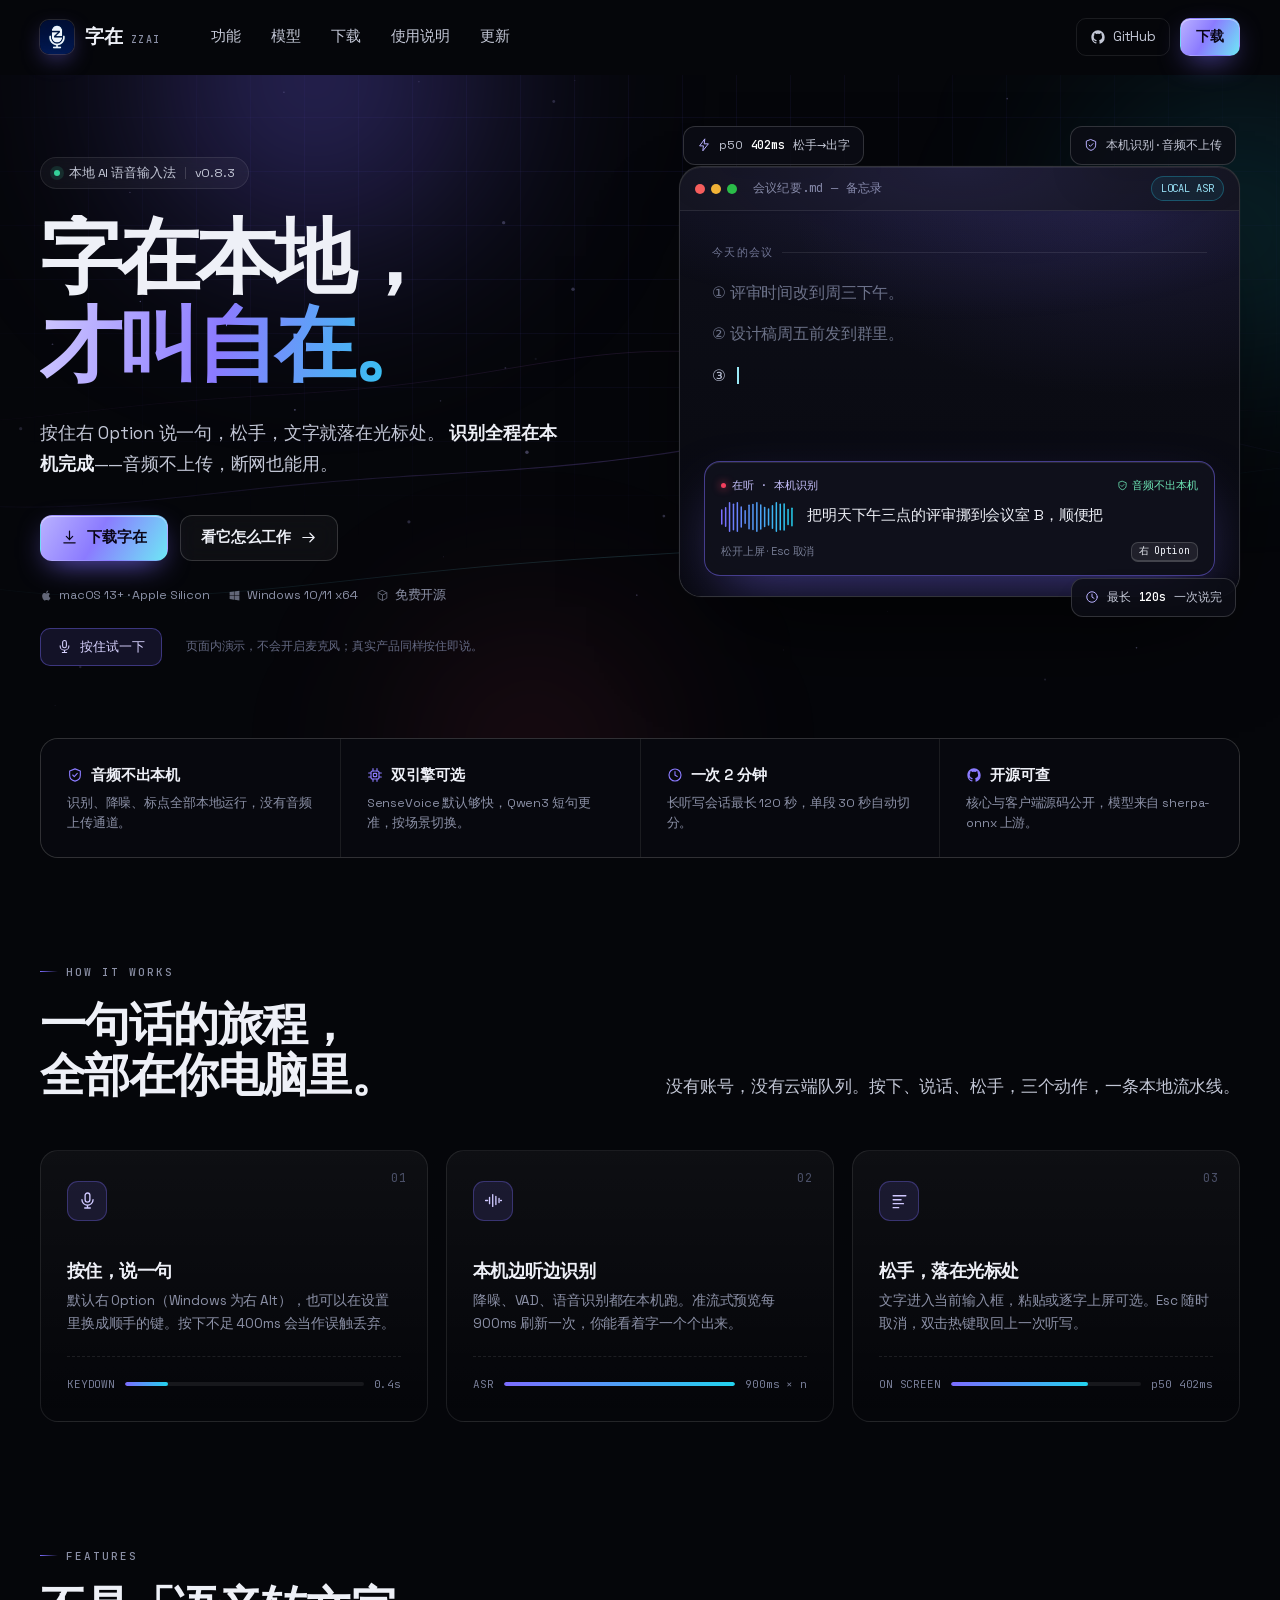
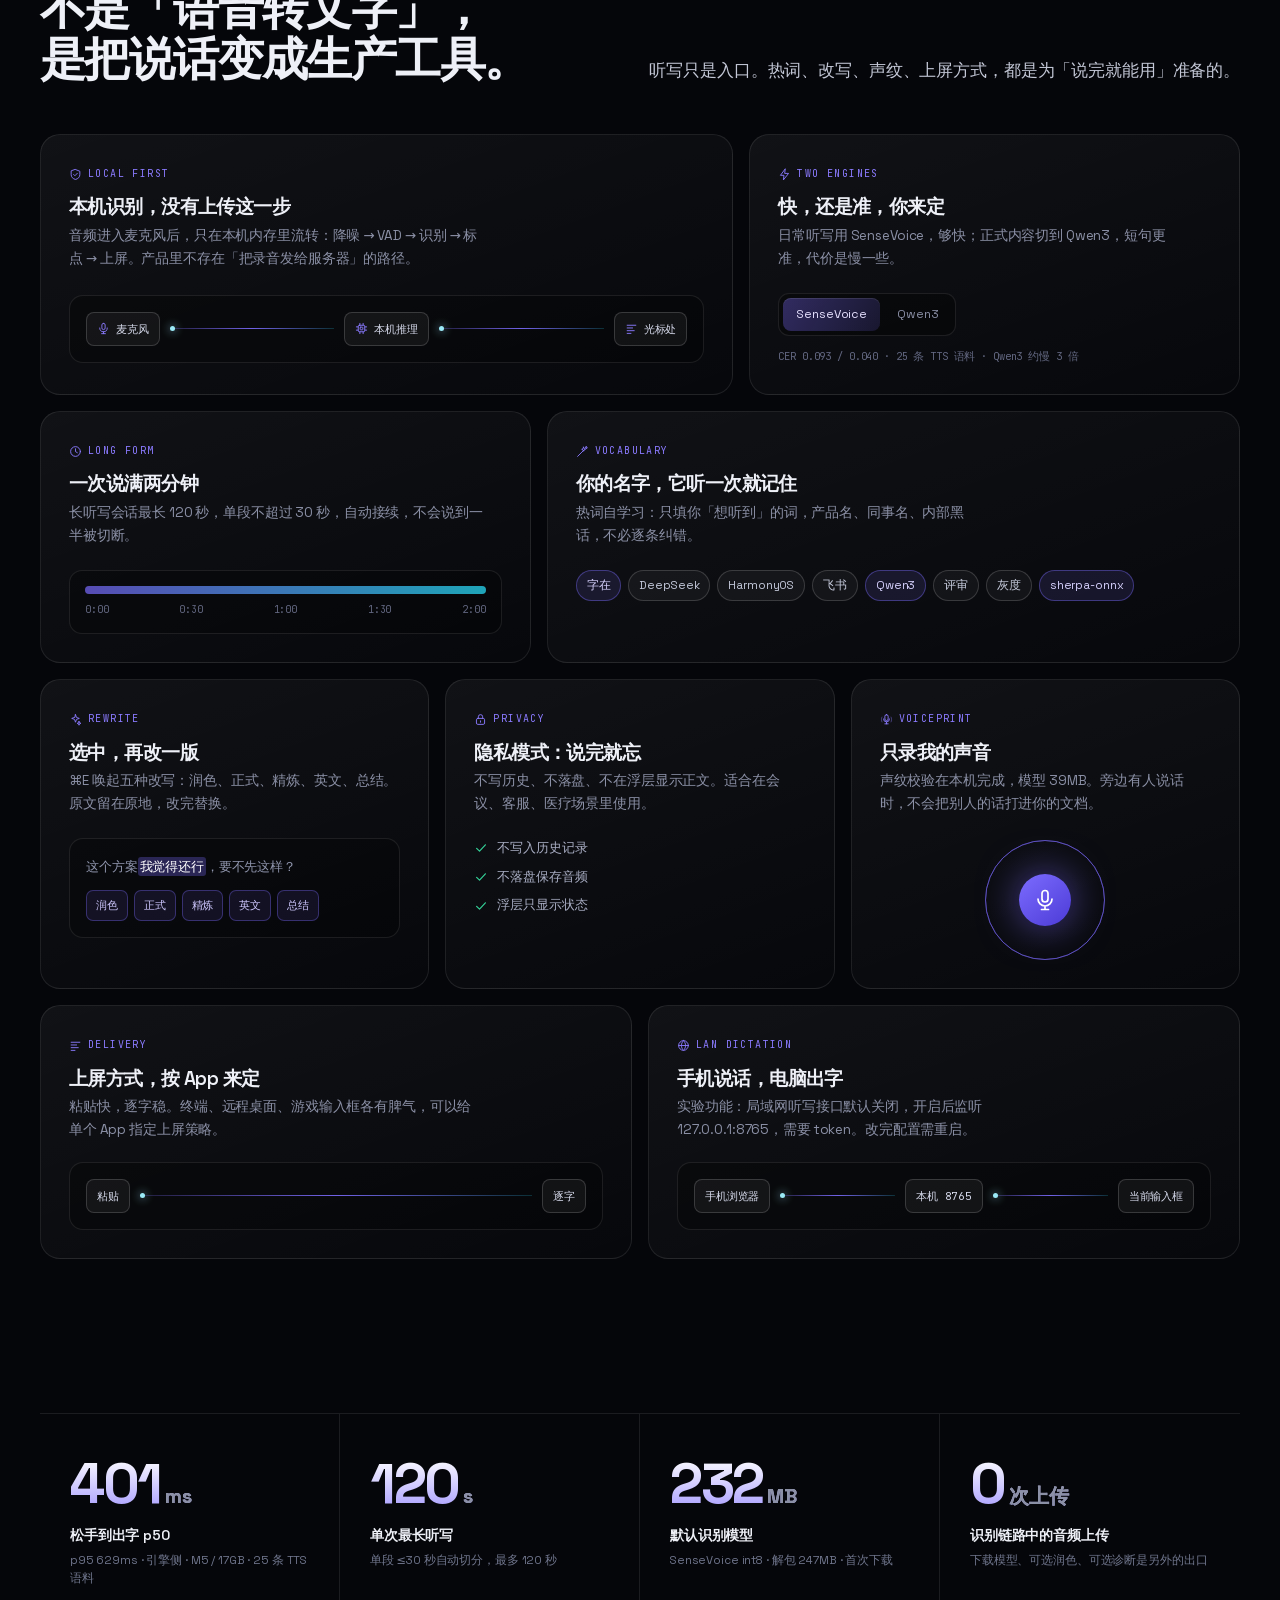
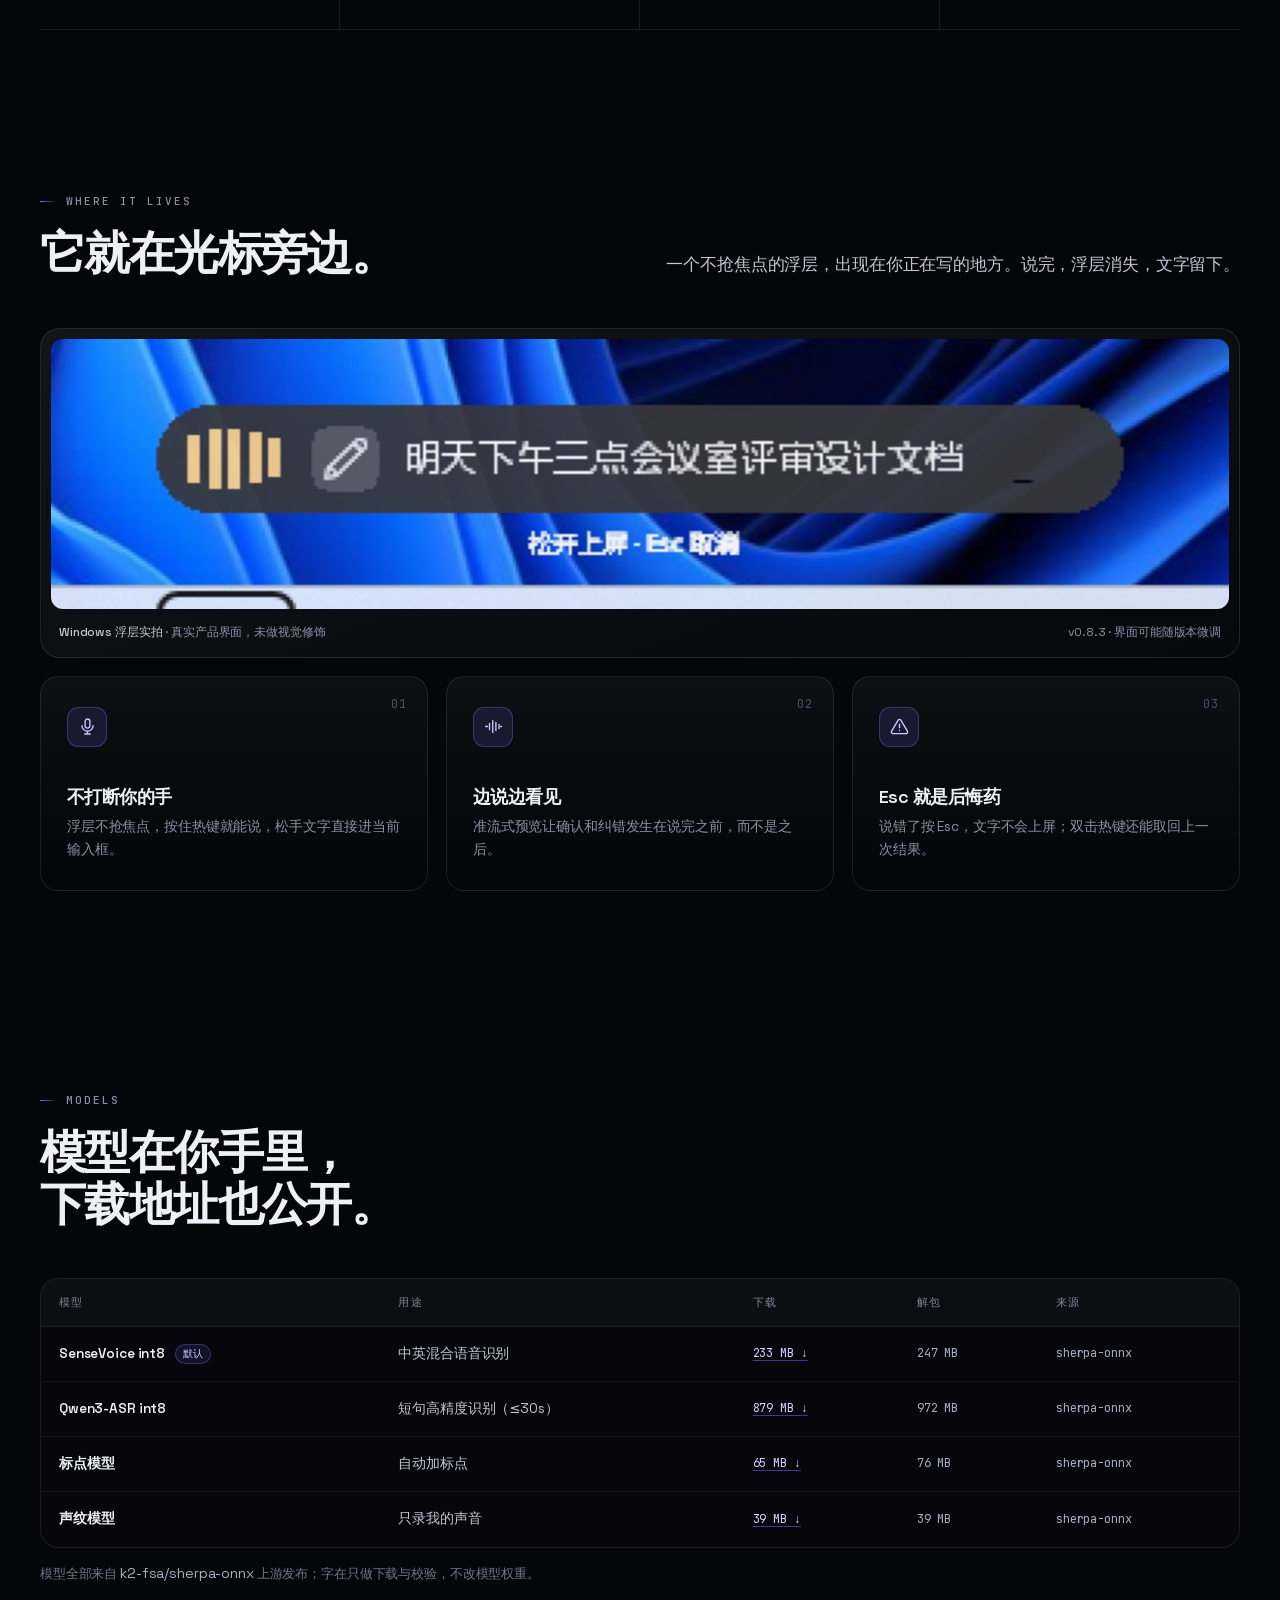
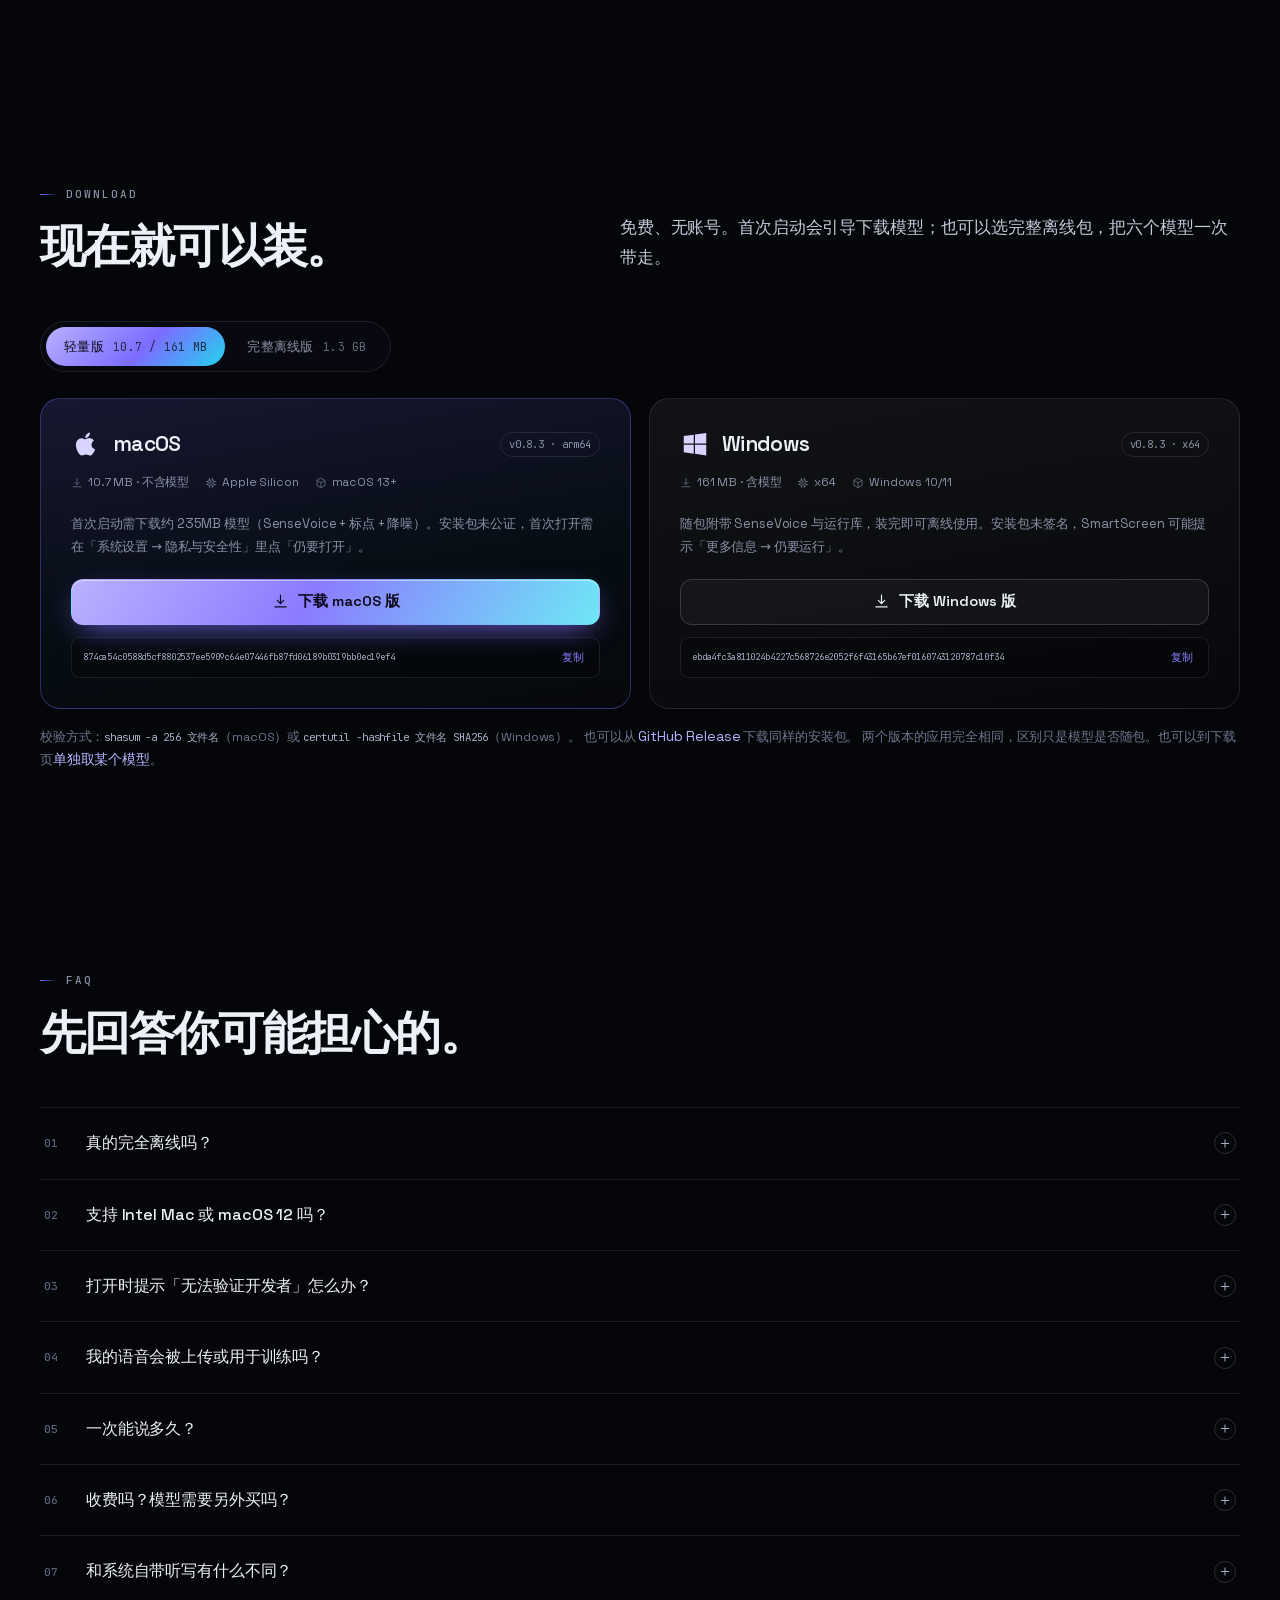
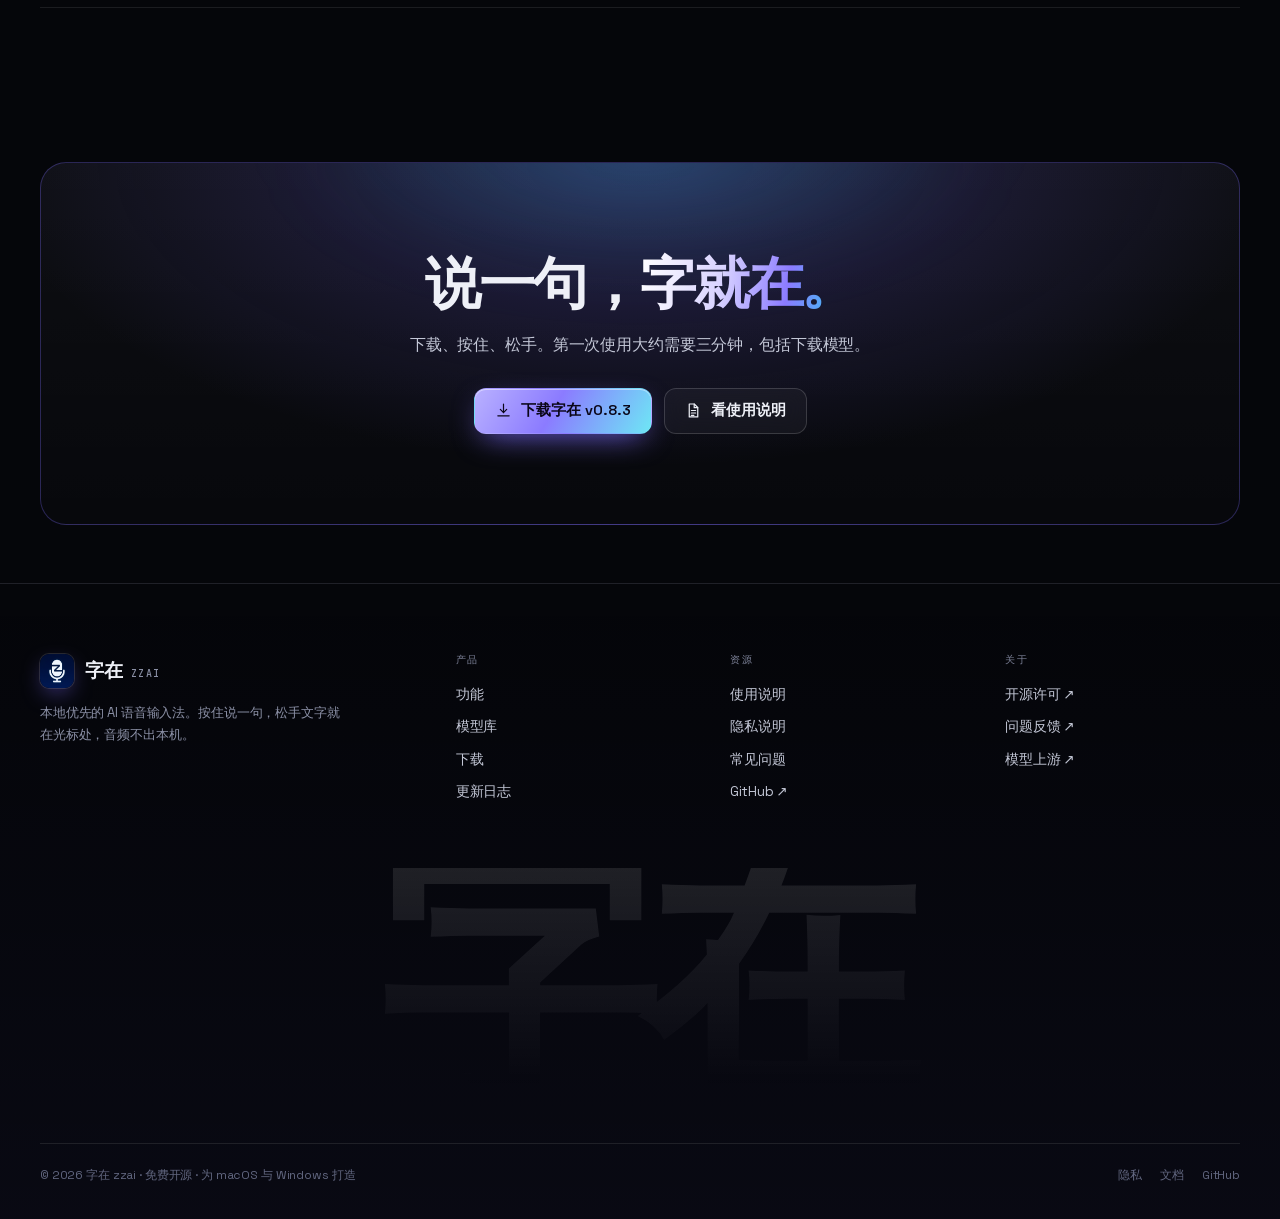
<file: website/index.html>
<!doctype html>
<html lang="zh-CN">
<head>
<meta charset="utf-8">
<meta name="viewport" content="width=device-width, initial-scale=1">
<title>字在 zzai — 本地 AI 语音输入法，字在本地，才叫自在</title>
<meta name="description" content="按住右 Option 说一句，松手文字就落在光标处。字在是一款本地优先的 AI 语音输入法，识别全程在本机完成，音频不上传。支持 macOS 与 Windows，免费开源。">
<meta name="theme-color" content="#05060a">
<link rel="canonical" href="https://zzai.harmonyos.fun/">
<meta property="og:type" content="website">
<meta property="og:site_name" content="字在 zzai">
<meta property="og:title" content="字在 — 本地 AI 语音输入法">
<meta property="og:description" content="按住说一句，松手就上屏。识别全程在本机，音频不上传。">
<meta property="og:url" content="https://zzai.harmonyos.fun/">
<meta property="og:image" content="https://zzai.harmonyos.fun/assets/img/og.png">
<meta name="twitter:card" content="summary_large_image">
<link rel="icon" type="image/png" sizes="32x32" href="assets/img/favicon-32.png">
<link rel="apple-touch-icon" href="assets/img/apple-touch-icon.png">
<script src="assets/js/boot.js"></script>
<link rel="preload" href="assets/fonts/space-grotesk-600.woff2" as="font" type="font/woff2" crossorigin>
<link rel="stylesheet" href="assets/css/site.css">
</head>
<body>
<a class="skip" href="#main">跳到主要内容</a>

<svg width="0" height="0" style="position:absolute" aria-hidden="true">
  <symbol id="i-mic" viewBox="0 0 24 24" fill="none" stroke="currentColor" stroke-width="1.7" stroke-linecap="round" stroke-linejoin="round"><rect x="9" y="2.5" width="6" height="11.5" rx="3"/><path d="M5 11a7 7 0 0 0 14 0M12 18v3.5M8.5 21.5h7"/></symbol>
  <symbol id="i-arrow" viewBox="0 0 24 24" fill="none" stroke="currentColor" stroke-width="1.7" stroke-linecap="round" stroke-linejoin="round"><path d="M4 12h16M14 6l6 6-6 6"/></symbol>
  <symbol id="i-dl" viewBox="0 0 24 24" fill="none" stroke="currentColor" stroke-width="1.7" stroke-linecap="round" stroke-linejoin="round"><path d="M12 3v12M7.5 10.5 12 15l4.5-4.5M4 19.5h16"/></symbol>
  <symbol id="i-shield" viewBox="0 0 24 24" fill="none" stroke="currentColor" stroke-width="1.7" stroke-linecap="round" stroke-linejoin="round"><path d="M12 2.8 20 6v6.2c0 4.6-3.2 7.7-8 9-4.8-1.3-8-4.4-8-9V6z"/><path d="m8.6 12 2.3 2.3 4.5-4.6"/></symbol>
  <symbol id="i-zap" viewBox="0 0 24 24" fill="none" stroke="currentColor" stroke-width="1.7" stroke-linecap="round" stroke-linejoin="round"><path d="M13 2 4.5 13.5H11l-1 8.5L19.5 10H13z"/></symbol>
  <symbol id="i-wave" viewBox="0 0 24 24" fill="none" stroke="currentColor" stroke-width="1.7" stroke-linecap="round"><path d="M2 12h2.5M7 8v8M11 4.5v15M15 7v10M19 9.5v5M22 12h-1"/></symbol>
  <symbol id="i-text" viewBox="0 0 24 24" fill="none" stroke="currentColor" stroke-width="1.7" stroke-linecap="round" stroke-linejoin="round"><path d="M4 6h16M4 11h10M4 16h13M4 21h7"/></symbol>
  <symbol id="i-spark" viewBox="0 0 24 24" fill="none" stroke="currentColor" stroke-width="1.7" stroke-linecap="round" stroke-linejoin="round"><path d="M12 3l1.8 5.2L19 10l-5.2 1.8L12 17l-1.8-5.2L5 10l5.2-1.8zM18.5 15.5l.9 2.6 2.6.9-2.6.9-.9 2.6-.9-2.6-2.6-.9 2.6-.9z"/></symbol>
  <symbol id="i-lock" viewBox="0 0 24 24" fill="none" stroke="currentColor" stroke-width="1.7" stroke-linecap="round" stroke-linejoin="round"><rect x="4.5" y="10" width="15" height="11" rx="2.5"/><path d="M8 10V7a4 4 0 0 1 8 0v3M12 14.5v2.5"/></symbol>
  <symbol id="i-voice" viewBox="0 0 24 24" fill="none" stroke="currentColor" stroke-width="1.7" stroke-linecap="round"><path d="M12 3a3 3 0 0 1 3 3v5a3 3 0 0 1-6 0V6a3 3 0 0 1 3-3z"/><path d="M6.5 11a5.5 5.5 0 0 0 11 0M12 16.5V20M9 20h6"/><path d="M20.5 7.5c1.2 1.6 1.2 7.4 0 9M3.5 7.5c-1.2 1.6-1.2 7.4 0 9" opacity=".45"/></symbol>
  <symbol id="i-cpu" viewBox="0 0 24 24" fill="none" stroke="currentColor" stroke-width="1.7" stroke-linecap="round" stroke-linejoin="round"><rect x="6" y="6" width="12" height="12" rx="2"/><rect x="9.5" y="9.5" width="5" height="5" rx="1"/><path d="M9 2.5V6M15 2.5V6M9 18v3.5M15 18v3.5M2.5 9H6M2.5 15H6M18 9h3.5M18 15h3.5"/></symbol>
  <symbol id="i-key" viewBox="0 0 24 24" fill="none" stroke="currentColor" stroke-width="1.7" stroke-linecap="round" stroke-linejoin="round"><rect x="2" y="6.5" width="20" height="11" rx="2.5"/><path d="M5.5 10h.01M9 10h.01M12.5 10h.01M16 10h.01M19 10h.01M5.5 14h.01M9 14h.01M12.5 14h5"/></symbol>
  <symbol id="i-wand" viewBox="0 0 24 24" fill="none" stroke="currentColor" stroke-width="1.7" stroke-linecap="round" stroke-linejoin="round"><path d="m3 21 12-12M14 4l1 2.5L17.5 8 15 9 14 11.5 13 9l-2.5-1L13 6.5zM19 3l.6 1.4L21 5l-1.4.6L19 7l-.6-1.4L17 5l1.4-.6z"/></symbol>
  <symbol id="i-box" viewBox="0 0 24 24" fill="none" stroke="currentColor" stroke-width="1.7" stroke-linecap="round" stroke-linejoin="round"><path d="m12 2.8 8 4.2v10L12 21.2 4 17V7z"/><path d="m4 7 8 4.2L20 7M12 11.2V21"/></symbol>
  <symbol id="i-net" viewBox="0 0 24 24" fill="none" stroke="currentColor" stroke-width="1.7" stroke-linecap="round" stroke-linejoin="round"><circle cx="12" cy="12" r="9"/><path d="M3 12h18M12 3c2.5 2.6 3.8 5.6 3.8 9s-1.3 6.4-3.8 9c-2.5-2.6-3.8-5.6-3.8-9S9.5 5.6 12 3z"/></symbol>
  <symbol id="i-github" viewBox="0 0 24 24" fill="currentColor"><path d="M12 2C6.5 2 2 6.6 2 12.2c0 4.5 2.9 8.3 6.8 9.6.5.1.7-.2.7-.5v-1.7c-2.8.6-3.4-1.2-3.4-1.2-.5-1.2-1.1-1.5-1.1-1.5-.9-.6.1-.6.1-.6 1 .1 1.5 1 1.5 1 .9 1.6 2.4 1.1 3 .9.1-.7.4-1.1.6-1.4-2.2-.3-4.6-1.1-4.6-5 0-1.1.4-2 1-2.7-.1-.3-.4-1.3.1-2.7 0 0 .8-.3 2.7 1a9.4 9.4 0 0 1 5 0c1.9-1.3 2.7-1 2.7-1 .5 1.4.2 2.4.1 2.7.6.7 1 1.6 1 2.7 0 3.9-2.4 4.7-4.6 5 .4.3.7.9.7 1.9v2.8c0 .3.2.6.7.5A10.2 10.2 0 0 0 22 12.2C22 6.6 17.5 2 12 2z"/></symbol>
  <symbol id="i-apple" viewBox="0 0 24 24" fill="currentColor"><path d="M16.4 12.7c0-2.4 1.9-3.5 2-3.6-1.1-1.6-2.8-1.8-3.4-1.8-1.4-.1-2.8.9-3.5.9-.7 0-1.8-.9-3-.9-1.5 0-3 .9-3.8 2.3-1.6 2.8-.4 7 1.2 9.3.8 1.1 1.7 2.4 3 2.3 1.2 0 1.6-.8 3.1-.8s1.9.8 3.1.8c1.3 0 2.1-1.1 2.9-2.3.9-1.3 1.3-2.6 1.3-2.7-.1 0-2.9-1.1-2.9-3.5zM14.2 5.8c.6-.8 1.1-1.9 1-3-1 0-2.1.7-2.8 1.5-.6.7-1.1 1.8-1 2.9 1.1.1 2.2-.6 2.8-1.4z"/></symbol>
  <symbol id="i-win" viewBox="0 0 24 24" fill="currentColor"><path d="M3 5.6l8-1.1v7.1H3zM12 4.4l9-1.3v8.5h-9zM3 12.6h8v7.1l-8-1.1zM12 12.6h9v8.5l-9-1.3z"/></symbol>
  <symbol id="i-check" viewBox="0 0 24 24" fill="none" stroke="currentColor" stroke-width="2" stroke-linecap="round" stroke-linejoin="round"><path d="m4.5 12.5 5 5 10-11"/></symbol>
  <symbol id="i-info" viewBox="0 0 24 24" fill="none" stroke="currentColor" stroke-width="1.7" stroke-linecap="round"><circle cx="12" cy="12" r="9"/><path d="M12 11v5.5M12 7.6v.01"/></symbol>
  <symbol id="i-alert" viewBox="0 0 24 24" fill="none" stroke="currentColor" stroke-width="1.7" stroke-linecap="round" stroke-linejoin="round"><path d="M10.3 3.9 1.9 18.2A2 2 0 0 0 3.6 21h16.8a2 2 0 0 0 1.7-2.8L13.7 3.9a2 2 0 0 0-3.4 0z"/><path d="M12 9v4.5M12 17v.01"/></symbol>
  <symbol id="i-clock" viewBox="0 0 24 24" fill="none" stroke="currentColor" stroke-width="1.7" stroke-linecap="round"><circle cx="12" cy="12" r="9"/><path d="M12 7v5.2l3.4 2"/></symbol>
  <symbol id="i-doc" viewBox="0 0 24 24" fill="none" stroke="currentColor" stroke-width="1.7" stroke-linecap="round" stroke-linejoin="round"><path d="M6 2.8h7l5 5V21H6z"/><path d="M13 2.8V8h5M9 12h6M9 15.5h6M9 19h3.5"/></symbol>
  <symbol id="i-ext" viewBox="0 0 24 24" fill="none" stroke="currentColor" stroke-width="1.7" stroke-linecap="round" stroke-linejoin="round"><path d="M14 3h7v7M21 3l-9 9M19 14v5.5A1.5 1.5 0 0 1 17.5 21h-13A1.5 1.5 0 0 1 3 19.5v-13A1.5 1.5 0 0 1 4.5 5H10"/></symbol>
</svg>

<header class="topbar">
  <div class="wrap nav">
    <a class="brand" href="index.html" aria-label="字在首页">
      <img src="assets/img/logo.png" alt="" width="34" height="34">
      <span class="brand-name">字在 <small>zzai</small></span>
    </a>
    <nav class="nav-links" aria-label="主导航">
      <a href="index.html#features">功能</a>
      <a href="models.html">模型</a>
      <a href="download.html">下载</a>
      <a href="docs.html">使用说明</a>
      <a href="changelog.html">更新</a>
    </nav>
    <div class="nav-right">
      <a class="nav-gh" href="https://github.com/flyeasy/zzai" target="_blank" rel="noopener" aria-label="GitHub 仓库">
        <svg><use href="#i-github"/></svg><span>GitHub</span>
      </a>
      <a class="btn btn-primary btn-sm" href="download.html">下载</a>
      <button class="nav-toggle" aria-label="展开菜单" aria-expanded="false"><span></span></button>
    </div>
  </div>
</header>
<div class="mobile-menu">
  <a href="index.html#features">功能</a>
  <a href="models.html">模型</a>
  <a href="download.html">下载</a>
  <a href="docs.html">使用说明</a>
  <a href="changelog.html">更新</a>
  <a href="https://github.com/flyeasy/zzai" target="_blank" rel="noopener">GitHub ↗</a>
</div>

<main id="main">
  <section class="hero">
    <div class="hero-bg">
      <div class="grid-floor"></div>
      <div class="orb orb-1" data-orb="0.02"></div>
      <div class="orb orb-2" data-orb="-0.03"></div>
      <div class="orb orb-3" data-orb="0.015"></div>
      <canvas id="hero-canvas" aria-hidden="true"></canvas>
    </div>
    <div class="wrap hero-grid">
      <div class="hero-copy">
        <div class="status-pill">
          <span class="dot"></span> 本地 AI 语音输入法
          <span class="sep"></span>
          v0.8.3
        </div>
        <h1>
          <span class="line"><span>字在本地，</span></span>
          <span class="line"><span><em>才叫自在。</em></span></span>
        </h1>
        <p class="hero-sub">
          按住右 Option 说一句，松手，文字就落在光标处。
          <strong>识别全程在本机完成</strong>——音频不上传，断网也能用。
        </p>
        <div class="hero-cta">
          <a class="btn btn-primary" href="download.html">
            <svg><use href="#i-dl"/></svg> 下载字在
          </a>
          <a class="btn btn-ghost" href="#how">
            看它怎么工作 <svg><use href="#i-arrow"/></svg>
          </a>
        </div>
        <div class="hero-meta">
          <span><svg><use href="#i-apple"/></svg> macOS 13+ · Apple Silicon</span>
          <span><svg><use href="#i-win"/></svg> Windows 10/11 x64</span>
          <span><svg><use href="#i-box"/></svg> 免费开源</span>
        </div>
      </div>

      <div class="stage-wrap">
        <div class="stage" data-demo data-state="idle" aria-label="字在输入演示">
          <div class="stage-bar">
            <div class="tl"><i></i><i></i><i></i></div>
            <span class="stage-title">会议纪要.md — 备忘录</span>
            <span class="stage-badge">LOCAL ASR</span>
          </div>
          <div class="stage-body">
            <div class="doc">
              <div class="doc-h">今天的会议</div>
              <p class="dim">① 评审时间改到周三下午。</p>
              <p class="dim">② 设计稿周五前发到群里。</p>
              <p>③ <span class="insert"></span><span class="caret"></span></p>
            </div>
            <div class="capsule">
              <div class="cap-top">
                <span class="cap-state"><span class="dot"></span><span>按住说话</span></span>
                <span class="spacer"></span>
                <span class="cap-privacy"><svg><use href="#i-shield"/></svg> 音频不出本机</span>
              </div>
              <div class="cap-line">
                <div class="wavebox"><canvas aria-hidden="true"></canvas></div>
                <div class="cap-text"></div>
              </div>
              <div class="cap-hint">
                <span>松开上屏 · Esc 取消</span>
                <span><kbd>右 Option</kbd></span>
              </div>
            </div>
          </div>
        </div>
        <div class="float-chip chip-a"><svg><use href="#i-shield"/></svg> 本机识别 · 音频不上传</div>
        <div class="float-chip chip-b"><svg><use href="#i-zap"/></svg> p50 <b>402ms</b> 松手→出字</div>
        <div class="float-chip chip-c"><svg><use href="#i-clock"/></svg> 最长 <b>120s</b> 一次说完</div>
      </div>
    </div>
    <div class="wrap" style="margin-top:22px">
      <div style="display:flex;flex-wrap:wrap;align-items:center;gap:14px">
        <button class="try-btn" type="button" style="margin-top:0">
          <svg><use href="#i-mic"/></svg> 按住试一下
        </button>
        <span class="try-note">页面内演示，不会开启麦克风；真实产品同样按住即说。</span>
      </div>
    </div>
  </section>

  <div class="wrap">
    <div class="trust" data-reveal>
      <div class="trust-item">
        <div class="k"><svg><use href="#i-shield"/></svg> 音频不出本机</div>
        <div class="v">识别、降噪、标点全部本地运行，没有音频上传通道。</div>
      </div>
      <div class="trust-item">
        <div class="k"><svg><use href="#i-cpu"/></svg> 双引擎可选</div>
        <div class="v">SenseVoice 默认够快，Qwen3 短句更准，按场景切换。</div>
      </div>
      <div class="trust-item">
        <div class="k"><svg><use href="#i-clock"/></svg> 一次 2 分钟</div>
        <div class="v">长听写会话最长 120 秒，单段 30 秒自动切分。</div>
      </div>
      <div class="trust-item">
        <div class="k"><svg><use href="#i-github"/></svg> 开源可查</div>
        <div class="v">核心与客户端源码公开，模型来自 sherpa-onnx 上游。</div>
      </div>
    </div>
  </div>

  <section class="section" id="how">
    <div class="wrap">
      <div class="section-head">
        <div>
          <div class="eyebrow" data-reveal>How it works</div>
          <h2 class="h2" data-reveal>一句话的旅程，<br>全部在你电脑里。</h2>
        </div>
        <p class="lede" data-reveal>没有账号，没有云端队列。按下、说话、松手，三个动作，一条本地流水线。</p>
      </div>
      <div class="steps">
        <article class="step" data-reveal>
          <div class="num"><svg><use href="#i-mic"/></svg></div>
          <h3>按住，说一句</h3>
          <p>默认右 Option（Windows 为右 Alt），也可以在设置里换成顺手的键。按下不足 400ms 会当作误触丢弃。</p>
          <div class="step-visual"><span>KEYDOWN</span><span class="bar"><i style="--w:18%"></i></span><span>0.4s</span></div>
        </article>
        <article class="step" data-reveal data-reveal-delay="1">
          <div class="num"><svg><use href="#i-wave"/></svg></div>
          <h3>本机边听边识别</h3>
          <p>降噪、VAD、语音识别都在本机跑。准流式预览每 900ms 刷新一次，你能看着字一个个出来。</p>
          <div class="step-visual"><span>ASR</span><span class="bar"><i style="--w:100%"></i></span><span>900ms × n</span></div>
        </article>
        <article class="step" data-reveal data-reveal-delay="2">
          <div class="num"><svg><use href="#i-text"/></svg></div>
          <h3>松手，落在光标处</h3>
          <p>文字进入当前输入框，粘贴或逐字上屏可选。Esc 随时取消，双击热键取回上一次听写。</p>
          <div class="step-visual"><span>ON SCREEN</span><span class="bar"><i style="--w:72%"></i></span><span>p50 402ms</span></div>
        </article>
      </div>
    </div>
  </section>

  <section class="section" id="features" style="padding-top:20px">
    <div class="wrap">
      <div class="section-head">
        <div>
          <div class="eyebrow" data-reveal>Features</div>
          <h2 class="h2" data-reveal>不是「语音转文字」，<br>是把说话变成生产工具。</h2>
        </div>
        <p class="lede" data-reveal>听写只是入口。热词、改写、声纹、上屏方式，都是为「说完就能用」准备的。</p>
      </div>

      <div class="bento">
        <article class="b span-7" data-reveal>
          <div class="kicker"><svg style="width:13px;height:13px"><use href="#i-shield"/></svg> Local first</div>
          <h3>本机识别，没有上传这一步</h3>
          <p>音频进入麦克风后，只在本机内存里流转：降噪 → VAD → 识别 → 标点 → 上屏。产品里不存在「把录音发给服务器」的路径。</p>
          <div class="flow">
            <span class="node"><svg><use href="#i-mic"/></svg>麦克风</span>
            <span class="ln"></span>
            <span class="node"><svg><use href="#i-cpu"/></svg>本机推理</span>
            <span class="ln"></span>
            <span class="node"><svg><use href="#i-text"/></svg>光标处</span>
          </div>
        </article>

        <article class="b span-5" data-reveal data-reveal-delay="1">
          <div class="kicker"><svg style="width:13px;height:13px"><use href="#i-zap"/></svg> Two engines</div>
          <h3>快，还是准，你来定</h3>
          <p>日常听写用 SenseVoice，够快；正式内容切到 Qwen3，短句更准，代价是慢一些。</p>
          <div class="seg"><span class="on">SenseVoice</span><span>Qwen3</span></div>
          <div class="engine-note">CER 0.093 / 0.040 · 25 条 TTS 语料 · Qwen3 约慢 3 倍</div>
        </article>

        <article class="b span-5" data-reveal>
          <div class="kicker"><svg style="width:13px;height:13px"><use href="#i-clock"/></svg> Long form</div>
          <h3>一次说满两分钟</h3>
          <p>长听写会话最长 120 秒，单段不超过 30 秒，自动接续，不会说到一半被切断。</p>
          <div class="timeline">
            <div class="tl-track"><i></i></div>
            <div class="tl-marks"><span>0:00</span><span>0:30</span><span>1:00</span><span>1:30</span><span>2:00</span></div>
          </div>
        </article>

        <article class="b span-7" data-reveal data-reveal-delay="1">
          <div class="kicker"><svg style="width:13px;height:13px"><use href="#i-wand"/></svg> Vocabulary</div>
          <h3>你的名字，它听一次就记住</h3>
          <p>热词自学习：只填你「想听到」的词，产品名、同事名、内部黑话，不必逐条纠错。</p>
          <div class="chips-row">
            <span class="chip v">字在</span><span class="chip">DeepSeek</span><span class="chip">HarmonyOS</span>
            <span class="chip">飞书</span><span class="chip v">Qwen3</span><span class="chip">评审</span>
            <span class="chip">灰度</span><span class="chip v">sherpa-onnx</span>
          </div>
        </article>

        <article class="b span-4" data-reveal>
          <div class="kicker"><svg style="width:13px;height:13px"><use href="#i-spark"/></svg> Rewrite</div>
          <h3>选中，再改一版</h3>
          <p>⌘E 唤起五种改写：润色、正式、精炼、英文、总结。原文留在原地，改完替换。</p>
          <div class="sel-box">
            这个方案<mark>我觉得还行</mark>，要不先这样？
            <div class="sel-menu"><span>润色</span><span>正式</span><span>精炼</span><span>英文</span><span>总结</span></div>
          </div>
        </article>

        <article class="b span-4" data-reveal data-reveal-delay="1">
          <div class="kicker"><svg style="width:13px;height:13px"><use href="#i-lock"/></svg> Privacy</div>
          <h3>隐私模式：说完就忘</h3>
          <p>不写历史、不落盘、不在浮层显示正文。适合在会议、客服、医疗场景里使用。</p>
          <div class="privacy-list">
            <div><svg><use href="#i-check"/></svg> 不写入历史记录</div>
            <div><svg><use href="#i-check"/></svg> 不落盘保存音频</div>
            <div><svg><use href="#i-check"/></svg> 浮层只显示状态</div>
          </div>
        </article>

        <article class="b span-4" data-reveal data-reveal-delay="2">
          <div class="kicker"><svg style="width:13px;height:13px"><use href="#i-voice"/></svg> Voiceprint</div>
          <h3>只录我的声音</h3>
          <p>声纹校验在本机完成，模型 39MB。旁边有人说话时，不会把别人的话打进你的文档。</p>
          <div class="voice-ring"><i></i><i></i><i></i><div class="core"><svg><use href="#i-mic"/></svg></div></div>
        </article>

        <article class="b span-6" data-reveal>
          <div class="kicker"><svg style="width:13px;height:13px"><use href="#i-text"/></svg> Delivery</div>
          <h3>上屏方式，按 App 来定</h3>
          <p>粘贴快，逐字稳。终端、远程桌面、游戏输入框各有脾气，可以给单个 App 指定上屏策略。</p>
          <div class="flow" style="margin-top:20px">
            <span class="node">粘贴</span><span class="ln"></span><span class="node">逐字</span>
          </div>
        </article>

        <article class="b span-6" data-reveal data-reveal-delay="1">
          <div class="kicker"><svg style="width:13px;height:13px"><use href="#i-net"/></svg> LAN dictation</div>
          <h3>手机说话，电脑出字</h3>
          <p>实验功能：局域网听写接口默认关闭，开启后监听 127.0.0.1:8765，需要 token。改完配置需重启。</p>
          <div class="flow" style="margin-top:20px">
            <span class="node">手机浏览器</span><span class="ln"></span><span class="node">本机 8765</span><span class="ln"></span><span class="node">当前输入框</span>
          </div>
        </article>
      </div>
    </div>
  </section>

  <section class="section-tight">
    <div class="wrap">
      <div class="numbers" data-reveal>
        <div class="num-item">
          <div class="num-val"><span data-count="402">0</span><small>ms</small></div>
          <div class="num-label">松手到出字 p50</div>
          <div class="num-note">p95 629ms · 引擎侧 · M5 / 17GB · 25 条 TTS 语料</div>
        </div>
        <div class="num-item">
          <div class="num-val"><span data-count="120">0</span><small>s</small></div>
          <div class="num-label">单次最长听写</div>
          <div class="num-note">单段 ≤30 秒自动切分，最多 120 秒</div>
        </div>
        <div class="num-item">
          <div class="num-val"><span data-count="233">0</span><small>MB</small></div>
          <div class="num-label">默认识别模型</div>
          <div class="num-note">SenseVoice int8 · 解包 247MB · 首次下载</div>
        </div>
        <div class="num-item">
          <div class="num-val"><span data-count="0">0</span><small>次上传</small></div>
          <div class="num-label">识别链路中的音频上传</div>
          <div class="num-note">下载模型、可选润色、可选诊断是另外的出口</div>
        </div>
      </div>
    </div>
  </section>

  <section class="section" id="inplace">
    <div class="wrap">
      <div class="section-head">
        <div>
          <div class="eyebrow" data-reveal>Where it lives</div>
          <h2 class="h2" data-reveal>它就在光标旁边。</h2>
        </div>
        <p class="lede" data-reveal>一个不抢焦点的浮层，出现在你正在写的地方。说完，浮层消失，文字留下。</p>
      </div>
      <div class="shot-frame" data-reveal>
        <img src="assets/img/overlay-win-capsule.jpg" alt="字在在 Windows 上的听写浮层：深色胶囊显示识别结果，覆盖在桌面应用之上" width="1140" height="270" loading="lazy">
        <div class="shot-cap">
          <span><b>Windows 浮层实拍</b> · 真实产品界面，未做视觉修饰</span>
          <span>v0.8.3 · 界面可能随版本微调</span>
        </div>
      </div>
      <div class="steps" style="margin-top:18px">
        <article class="step" data-reveal>
          <div class="num"><svg><use href="#i-mic"/></svg></div>
          <h3>不打断你的手</h3>
          <p>浮层不抢焦点，按住热键就能说，松手文字直接进当前输入框。</p>
        </article>
        <article class="step" data-reveal data-reveal-delay="1">
          <div class="num"><svg><use href="#i-wave"/></svg></div>
          <h3>边说边看见</h3>
          <p>准流式预览让确认和纠错发生在说完之前，而不是之后。</p>
        </article>
        <article class="step" data-reveal data-reveal-delay="2">
          <div class="num"><svg><use href="#i-alert"/></svg></div>
          <h3>Esc 就是后悔药</h3>
          <p>说错了按 Esc，文字不会上屏；双击热键还能取回上一次结果。</p>
        </article>
      </div>
    </div>
  </section>

  <section class="section" id="models-preview">
    <div class="wrap">
      <div class="section-head">
        <div>
          <div class="eyebrow" data-reveal>Models</div>
          <h2 class="h2" data-reveal>模型在你手里，<br>下载地址也公开。</h2>
        </div>
        <a class="text-link" href="models.html" data-reveal>查看全部模型与镜像 <svg><use href="#i-arrow"/></svg></a>
      </div>
      <div class="table-wrap" data-reveal>
        <table class="model">
          <thead>
            <tr><th>模型</th><th>用途</th><th>下载</th><th>解包</th><th>来源</th></tr>
          </thead>
          <tbody>
            <tr>
              <td>SenseVoice int8 <span class="tag">默认</span></td>
              <td>中英混合语音识别</td>
              <td class="mono"><a class="dl-mini" href="https://officeace.harmonyos.fun/eryu-models/sherpa-onnx-sense-voice-zh-en-ja-ko-yue-int8-2025-09-09.tar.bz2">233 MB ↓</a></td><td class="mono">247 MB</td>
              <td class="mono">sherpa-onnx</td>
            </tr>
            <tr>
              <td>Qwen3-ASR int8</td>
              <td>短句高精度识别（≤30s）</td>
              <td class="mono"><a class="dl-mini" href="https://officeace.harmonyos.fun/eryu-models/sherpa-onnx-qwen3-asr-0.6B-int8-2026-03-25.tar.bz2">879 MB ↓</a></td><td class="mono">972 MB</td>
              <td class="mono">sherpa-onnx</td>
            </tr>
            <tr>
              <td>标点模型</td>
              <td>自动加标点</td>
              <td class="mono"><a class="dl-mini" href="https://officeace.harmonyos.fun/eryu-models/sherpa-onnx-punct-ct-transformer-zh-en-vocab272727-2024-04-12-int8.tar.bz2">65 MB ↓</a></td><td class="mono">76 MB</td>
              <td class="mono">sherpa-onnx</td>
            </tr>
            <tr>
              <td>声纹模型</td>
              <td>只录我的声音</td>
              <td class="mono"><a class="dl-mini" href="https://officeace.harmonyos.fun/eryu-models/3dspeaker_speech_eres2net_base_sv_zh-cn_3dspeaker_16k.onnx">39 MB ↓</a></td><td class="mono">39 MB</td>
              <td class="mono">sherpa-onnx</td>
            </tr>
          </tbody>
        </table>
      </div>
      <p style="margin-top:14px;color:#6f758c;font-size:12.5px">
        模型全部来自 <a class="text-link" style="display:inline;color:#a9aec4" href="https://github.com/k2-fsa/sherpa-onnx/releases" target="_blank" rel="noopener">k2-fsa/sherpa-onnx</a> 上游发布；字在只做下载与校验，不改模型权重。
      </p>
    </div>
  </section>

  <section class="section" id="download">
    <div class="wrap">
      <div class="section-head">
        <div>
          <div class="eyebrow" data-reveal>Download</div>
          <h2 class="h2" data-reveal>现在就可以装。</h2>
        </div>
        <p class="lede" data-reveal>免费、无账号。首次启动会引导下载模型；也可以选完整离线包，把六个模型一次带走。</p>
      </div>
      <div class="dl-switch" role="tablist" aria-label="安装包类型" data-reveal>
        <button type="button" role="tab" aria-selected="true" data-dl="light">轻量版 <span>10.7 / 161 MB</span></button>
        <button type="button" role="tab" aria-selected="false" data-dl="full">完整离线版 <span>1.3 GB</span></button>
      </div>
      <div class="dl-grid" data-dl-panel="light">
        <article class="dl-card primary" data-reveal>
          <div class="dl-os">
            <svg><use href="#i-apple"/></svg>
            <h3>macOS</h3>
            <span class="ver">v0.8.3 · arm64</span>
          </div>
          <div class="dl-meta">
            <span><svg><use href="#i-dl"/></svg> 10.7 MB · 不含模型</span>
            <span><svg><use href="#i-cpu"/></svg> Apple Silicon</span>
            <span><svg><use href="#i-box"/></svg> macOS 13+</span>
          </div>
          <p style="color:#8b90a6;font-size:13px;line-height:1.75">
            首次启动需下载约 235MB 模型（SenseVoice + 标点 + 降噪）。安装包未公证，首次打开需在「系统设置 → 隐私与安全性」里点「仍要打开」。
          </p>
          <div style="margin-top:20px">
            <a class="btn btn-primary btn-block" href="/dl/zzai-0.8.3-mac-arm64.zip" download>
              <svg><use href="#i-dl"/></svg> 下载 macOS 版
            </a>
          </div>
          <div class="sha"><code id="sha-mac">874ca54c0588d5cf8802537ee5909c64e07446fb87fd06189b0319bb0ec19ef4</code><button type="button" data-copy="sha-mac">复制</button></div>
        </article>

        <article class="dl-card" data-reveal data-reveal-delay="1">
          <div class="dl-os">
            <svg><use href="#i-win"/></svg>
            <h3>Windows</h3>
            <span class="ver">v0.8.3 · x64</span>
          </div>
          <div class="dl-meta">
            <span><svg><use href="#i-dl"/></svg> 161 MB · 含模型</span>
            <span><svg><use href="#i-cpu"/></svg> x64</span>
            <span><svg><use href="#i-box"/></svg> Windows 10/11</span>
          </div>
          <p style="color:#8b90a6;font-size:13px;line-height:1.75">
            随包附带 SenseVoice 与运行库，装完即可离线使用。安装包未签名，SmartScreen 可能提示「更多信息 → 仍要运行」。
          </p>
          <div style="margin-top:20px">
            <a class="btn btn-ghost btn-block" href="/dl/zzai-0.8.3-win64.zip" download>
              <svg><use href="#i-dl"/></svg> 下载 Windows 版
            </a>
          </div>
          <div class="sha"><code id="sha-win">ebda4fc3a811024b4227c568726e2052f6f43165b67ef0160743120787c10f34</code><button type="button" data-copy="sha-win">复制</button></div>
        </article>
      </div>
      <div class="dl-grid" data-dl-panel="full" hidden>
        <article class="dl-card primary">
          <div class="dl-os">
            <svg><use href="#i-apple"/></svg>
            <h3>macOS</h3>
            <span class="ver">v0.8.3 · arm64</span>
          </div>
          <div class="dl-meta">
            <span><svg><use href="#i-dl"/></svg> 1.3 GB · 含全部模型</span>
            <span><svg><use href="#i-cpu"/></svg> Apple Silicon</span>
            <span><svg><use href="#i-box"/></svg> 解压后约 1.3 GB</span>
          </div>
          <p style="color:#8b90a6;font-size:13px;line-height:1.75">
            解压后双击 <code>install-models.command</code>，脚本会把六个模型复制到 <code>~/.eryu/models</code> 并打开应用；装好以后不再联网下载。
          </p>
          <div style="margin-top:20px">
            <a class="btn btn-primary btn-block" href="/dl/zzai-0.8.3-mac-arm64-full.zip" download>
              <svg><use href="#i-dl"/></svg> 下载 macOS 完整离线版
            </a>
          </div>
          <div class="sha"><code id="sha-mac-full">734d07a9204b443e309e08e867f6fcbfa64716cd24459fab5fb9c2724798e180</code><button type="button" data-copy="sha-mac-full">复制</button></div>
        </article>

        <article class="dl-card">
          <div class="dl-os">
            <svg><use href="#i-win"/></svg>
            <h3>Windows</h3>
            <span class="ver">v0.8.3 · x64</span>
          </div>
          <div class="dl-meta">
            <span><svg><use href="#i-dl"/></svg> 1.3 GB · 含全部模型</span>
            <span><svg><use href="#i-cpu"/></svg> x64</span>
            <span><svg><use href="#i-box"/></svg> 解压后约 1.3 GB</span>
          </div>
          <p style="color:#8b90a6;font-size:13px;line-height:1.75">
            解压后双击 <code>install-full.bat</code>，安装应用、复制全部模型、创建开始菜单项，完成后自动启动。
          </p>
          <div style="margin-top:20px">
            <a class="btn btn-ghost btn-block" href="/dl/zzai-0.8.3-win64-full.zip" download>
              <svg><use href="#i-dl"/></svg> 下载 Windows 完整离线版
            </a>
          </div>
          <div class="sha"><code id="sha-win-full">41fa61a1bc72fd7ae8ee8a2aaa2445b4f3ad9f70678c131ce808f364773aed38</code><button type="button" data-copy="sha-win-full">复制</button></div>
        </article>
      </div>
      <p style="margin-top:16px;color:#6f758c;font-size:12.5px">
        校验方式：<code style="color:#a9aec4">shasum -a 256 文件名</code>（macOS）或 <code style="color:#a9aec4">certutil -hashfile 文件名 SHA256</code>（Windows）。
        也可以从 <a class="text-link" style="display:inline" href="https://github.com/flyeasy/zzai/releases" target="_blank" rel="noopener">GitHub Release</a> 下载同样的安装包。
        两个版本的应用完全相同，区别只是模型是否随包。也可以到下载页<a class="text-link" style="display:inline" href="download.html#models-dl">单独取某个模型</a>。
      </p>
    </div>
  </section>

  <section class="section" id="faq">
    <div class="wrap">
      <div class="section-head">
        <div>
          <div class="eyebrow" data-reveal>FAQ</div>
          <h2 class="h2" data-reveal>先回答你可能担心的。</h2>
        </div>
      </div>
      <div class="faq" data-reveal>
        <details>
          <summary><span class="q">01</span> 真的完全离线吗？<span class="ic"></span></summary>
          <div class="a">
            <p><strong>识别是离线的。</strong>音频从麦克风进来后只在本机处理，产品里没有上传音频的通道。</p>
            <p>但「离线」不等于「永不上网」：首次使用要下载模型；可选的 LLM 润色会把文字发到你配置的服务端（默认关闭）；可选的诊断上传会发脱敏日志（默认关闭，不含正文）。除此之外没有遥测。</p>
          </div>
        </details>
        <details>
          <summary><span class="q">02</span> 支持 Intel Mac 或 macOS 12 吗？<span class="ic"></span></summary>
          <div class="a"><p>暂不支持。当前 macOS 版只提供 <strong>Apple Silicon（arm64）</strong>构建，要求 macOS 13 及以上。Intel 机器可以关注后续版本或从源码自行构建。</p></div>
        </details>
        <details>
          <summary><span class="q">03</span> 打开时提示「无法验证开发者」怎么办？<span class="ic"></span></summary>
          <div class="a"><p>安装包没有做 Apple 公证，这是预期行为。到「系统设置 → 隐私与安全性」，在页面下方点「仍要打开」，再确认一次即可。Windows 上对应的是 SmartScreen 的「更多信息 → 仍要运行」。</p></div>
        </details>
        <details>
          <summary><span class="q">04</span> 我的语音会被上传或用于训练吗？<span class="ic"></span></summary>
          <div class="a"><p>不会。音频只在本机内存中流转，不落盘、不上传。开启可选的 LLM 润色时，发送的是<strong>识别后的文字</strong>和你配置的服务端地址，音频仍然不出本机。诊断包默认不含正文。</p></div>
        </details>
        <details>
          <summary><span class="q">05</span> 一次能说多久？<span class="ic"></span></summary>
          <div class="a"><p>单个听写会话最长 <strong>120 秒</strong>，内部按 ≤30 秒切段自动接续。Qwen3 精度档只适合短句，超过 30 秒请用 SenseVoice。</p></div>
        </details>
        <details>
          <summary><span class="q">06</span> 收费吗？模型需要另外买吗？<span class="ic"></span></summary>
          <div class="a"><p>完全免费，源码开源。模型来自 sherpa-onnx 上游发布，不需要额外授权费用；体积从 0.5MB 到 879MB 不等，按需下载。</p></div>
        </details>
        <details>
          <summary><span class="q">07</span> 和系统自带听写有什么不同？<span class="ic"></span></summary>
          <div class="a"><p>系统听写更通用；字在把几件具体的事做深：长听写 120 秒、热词自学习、选区改写、按 App 选择上屏方式、声纹只收自己的声音，以及可自行核对的本地识别链路。它不替代系统听写，适合每天要写很多字的人。</p></div>
        </details>
      </div>
    </div>
  </section>

  <section class="section-tight">
    <div class="wrap">
      <div class="cta" data-reveal>
        <h2>说一句，<span class="grad-text">字就在。</span></h2>
        <p>下载、按住、松手。第一次使用大约需要三分钟，包括下载模型。</p>
        <div class="hero-cta">
          <a class="btn btn-primary" href="download.html"><svg><use href="#i-dl"/></svg> 下载字在 v0.8.3</a>
          <a class="btn btn-ghost" href="docs.html"><svg><use href="#i-doc"/></svg> 看使用说明</a>
        </div>
      </div>
    </div>
  </section>
</main>

<footer class="footer">
  <div class="wrap">
    <div class="foot-grid">
      <div class="foot-brand">
        <a class="brand" href="index.html">
          <img src="assets/img/logo.png" alt="" width="34" height="34">
          <span class="brand-name">字在 <small>zzai</small></span>
        </a>
        <p>本地优先的 AI 语音输入法。按住说一句，松手文字就在光标处，音频不出本机。</p>
      </div>
      <div class="foot-col">
        <h4>产品</h4>
        <a href="index.html#features">功能</a>
        <a href="models.html">模型库</a>
        <a href="download.html">下载</a>
        <a href="changelog.html">更新日志</a>
      </div>
      <div class="foot-col">
        <h4>资源</h4>
        <a href="docs.html">使用说明</a>
        <a href="privacy.html">隐私说明</a>
        <a href="index.html#faq">常见问题</a>
        <a href="https://github.com/flyeasy/zzai" target="_blank" rel="noopener">GitHub ↗</a>
      </div>
      <div class="foot-col">
        <h4>关于</h4>
        <a href="https://github.com/flyeasy/zzai/blob/main/LICENSE" target="_blank" rel="noopener">开源许可 ↗</a>
        <a href="https://github.com/flyeasy/zzai/issues" target="_blank" rel="noopener">问题反馈 ↗</a>
        <a href="https://github.com/k2-fsa/sherpa-onnx/releases" target="_blank" rel="noopener">模型上游 ↗</a>
      </div>
    </div>
    <div class="wordmark" aria-hidden="true">字在</div>
    <div class="foot-bottom">
      <span>© <span data-year>2026</span> 字在 zzai · 免费开源 · 为 macOS 与 Windows 打造</span>
      <span class="links">
        <a href="privacy.html">隐私</a>
        <a href="docs.html">文档</a>
        <a href="https://github.com/flyeasy/zzai" target="_blank" rel="noopener">GitHub</a>
      </span>
    </div>
  </div>
</footer>

<script src="assets/js/site.js"></script>
</body>
</html>
</file>
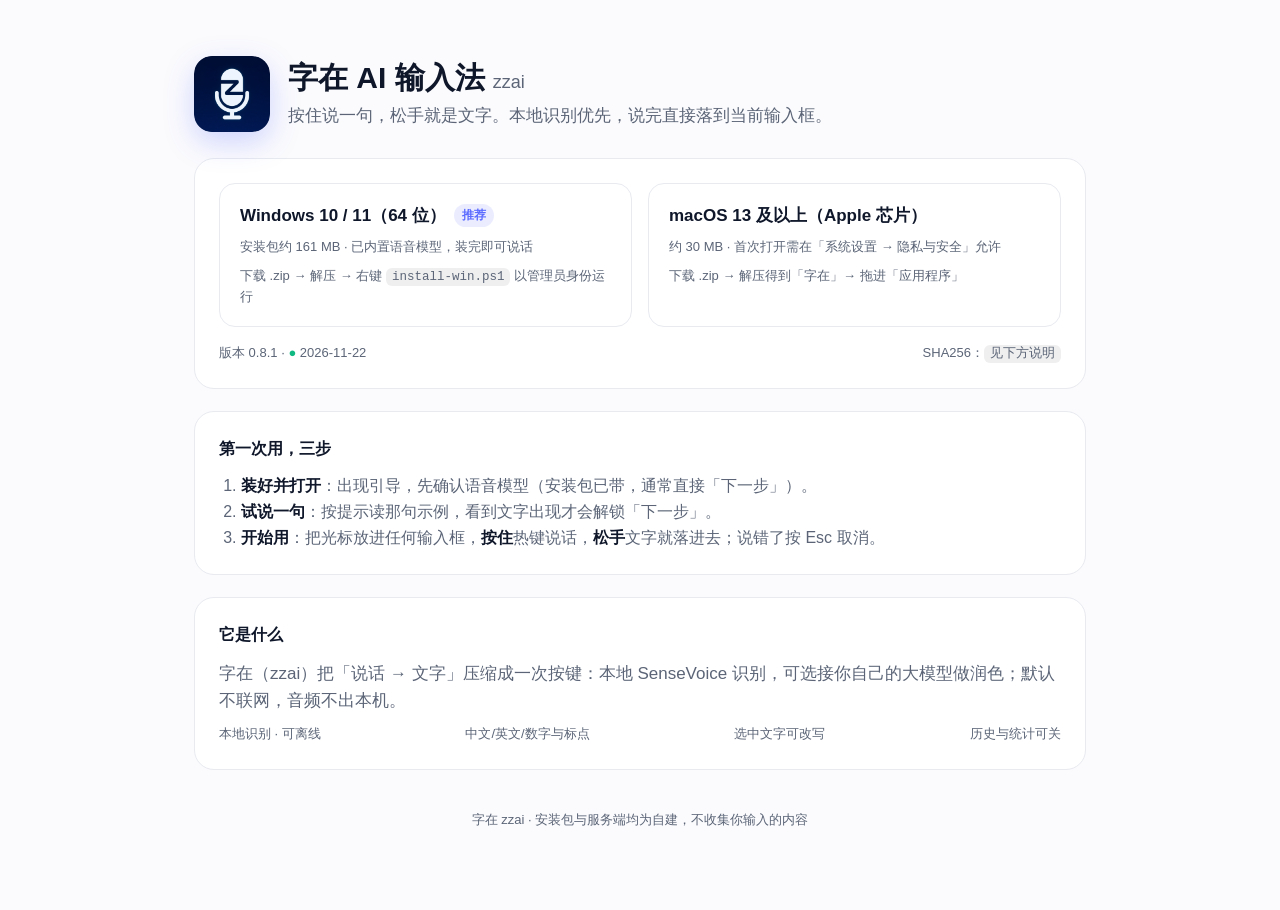
<file: packaging/site/index.html>
<!doctype html>
<html lang="zh-CN">
<head>
<meta charset="utf-8">
<meta name="viewport" content="width=device-width, initial-scale=1">
<title>字在 AI 输入法（zzai）</title>
<meta name="description" content="按住说一句，松手就是文字。字在（zzai）是本地优先的 AI 语音输入法，支持 macOS 与 Windows。">
<link rel="icon" href="icon-192.png">
<style>
  :root{
    --bg:#fbfbfd; --fg:#0f172a; --muted:#5b6577; --card:#ffffff; --line:#e8eaf0;
    --accent:#5b6bff; --accent2:#8a5cff; --ok:#10b981;
  }
  @media (prefers-color-scheme: dark){
    :root{ --bg:#0b0d14; --fg:#f3f5fa; --muted:#9aa3b5; --card:#141826; --line:#232838;
           --accent:#7d8bff; --accent2:#a97dff; }
  }
  *{box-sizing:border-box}
  html,body{margin:0;padding:0;background:var(--bg);color:var(--fg);
    font-family:-apple-system,BlinkMacSystemFont,"SF Pro SC","PingFang SC","Microsoft YaHei UI","Segoe UI",sans-serif;
    -webkit-font-smoothing:antialiased;line-height:1.6}
  .wrap{max-width:940px;margin:0 auto;padding:56px 24px 80px}
  header{display:flex;align-items:center;gap:18px;margin-bottom:26px}
  header img{width:76px;height:76px;border-radius:18px;box-shadow:0 10px 30px rgba(91,107,255,.28)}
  h1{font-size:30px;line-height:1.25;margin:0}
  h1 span{font-weight:400;color:var(--muted);font-size:18px;margin-left:8px}
  .lead{font-size:17px;color:var(--muted);margin:6px 0 0}
  .card{background:var(--card);border:1px solid var(--line);border-radius:20px;padding:24px;margin:22px 0}
  .grid{display:grid;grid-template-columns:1fr 1fr;gap:16px}
  @media (max-width:720px){ .grid{grid-template-columns:1fr} }
  .dl{display:flex;flex-direction:column;gap:8px;text-decoration:none;color:inherit;
      border:1px solid var(--line);border-radius:16px;padding:18px 20px;transition:.15s}
  .dl:hover{border-color:var(--accent);transform:translateY(-1px)}
  .dl b{font-size:17px}
  .dl small{color:var(--muted);font-size:13px}
  .badge{display:inline-block;font-size:12px;padding:2px 8px;border-radius:999px;
         background:rgba(91,107,255,.12);color:var(--accent);margin-left:8px;vertical-align:2px}
  h2{font-size:16px;margin:0 0 12px}
  ol{margin:0;padding-left:22px;color:var(--muted)}
  ol b{color:var(--fg);font-weight:600}
  code{font-family:ui-monospace,SFMono-Regular,Menlo,Consolas,monospace;font-size:12.5px;
       background:rgba(127,127,127,.12);padding:2px 6px;border-radius:6px;word-break:break-all}
  .sha{font-size:12px;color:var(--muted);margin-top:10px}
  .row{display:flex;justify-content:space-between;gap:16px;flex-wrap:wrap;font-size:13px;color:var(--muted)}
  footer{margin-top:40px;font-size:13px;color:var(--muted);text-align:center}
  .dot{color:var(--ok)}
</style>
</head>
<body>
<div class="wrap">
  <header>
    <img src="icon-512.png" alt="字在 zzai 图标">
    <div>
      <h1>字在 AI 输入法<span>zzai</span></h1>
      <p class="lead">按住说一句，松手就是文字。本地识别优先，说完直接落到当前输入框。</p>
    </div>
  </header>

  <div class="card">
    <div class="grid">
      <a class="dl" href="dl/zzai-0.8.1-win64.zip">
        <b>Windows 10 / 11（64 位）<span class="badge">推荐</span></b>
        <small>安装包约 161 MB · 已内置语音模型，装完即可说话</small>
        <small>下载 .zip → 解压 → 右键 <code>install-win.ps1</code> 以管理员身份运行</small>
      </a>
      <a class="dl" href="dl/zzai-0.8.1-macos.zip">
        <b>macOS 13 及以上（Apple 芯片）</b>
        <small>约 30 MB · 首次打开需在「系统设置 → 隐私与安全」允许</small>
        <small>下载 .zip → 解压得到「字在」→ 拖进「应用程序」</small>
      </a>
    </div>
    <div class="row" style="margin-top:16px">
      <div>版本 0.8.1 · <span class="dot">●</span> 2026-11-22</div>
      <div>SHA256：<code id="sha">见下方说明</code></div>
    </div>
  </div>

  <div class="card">
    <h2>第一次用，三步</h2>
    <ol>
      <li><b>装好并打开</b>：出现引导，先确认语音模型（安装包已带，通常直接「下一步」）。</li>
      <li><b>试说一句</b>：按提示读那句示例，看到文字出现才会解锁「下一步」。</li>
      <li><b>开始用</b>：把光标放进任何输入框，<b>按住</b>热键说话，<b>松手</b>文字就落进去；说错了按 Esc 取消。</li>
    </ol>
  </div>

  <div class="card">
    <h2>它是什么</h2>
    <p class="lead" style="margin:0 0 10px">字在（zzai）把「说话 → 文字」压缩成一次按键：本地 SenseVoice 识别，可选接你自己的大模型做润色；默认不联网，音频不出本机。</p>
    <div class="row">
      <div>本地识别 · 可离线</div><div>中文/英文/数字与标点</div><div>选中文字可改写</div><div>历史与统计可关</div>
    </div>
  </div>

  <footer>
    字在 zzai · 安装包与服务端均为自建，不收集你输入的内容
  </footer>
</div>
</body>
</html>
</file>
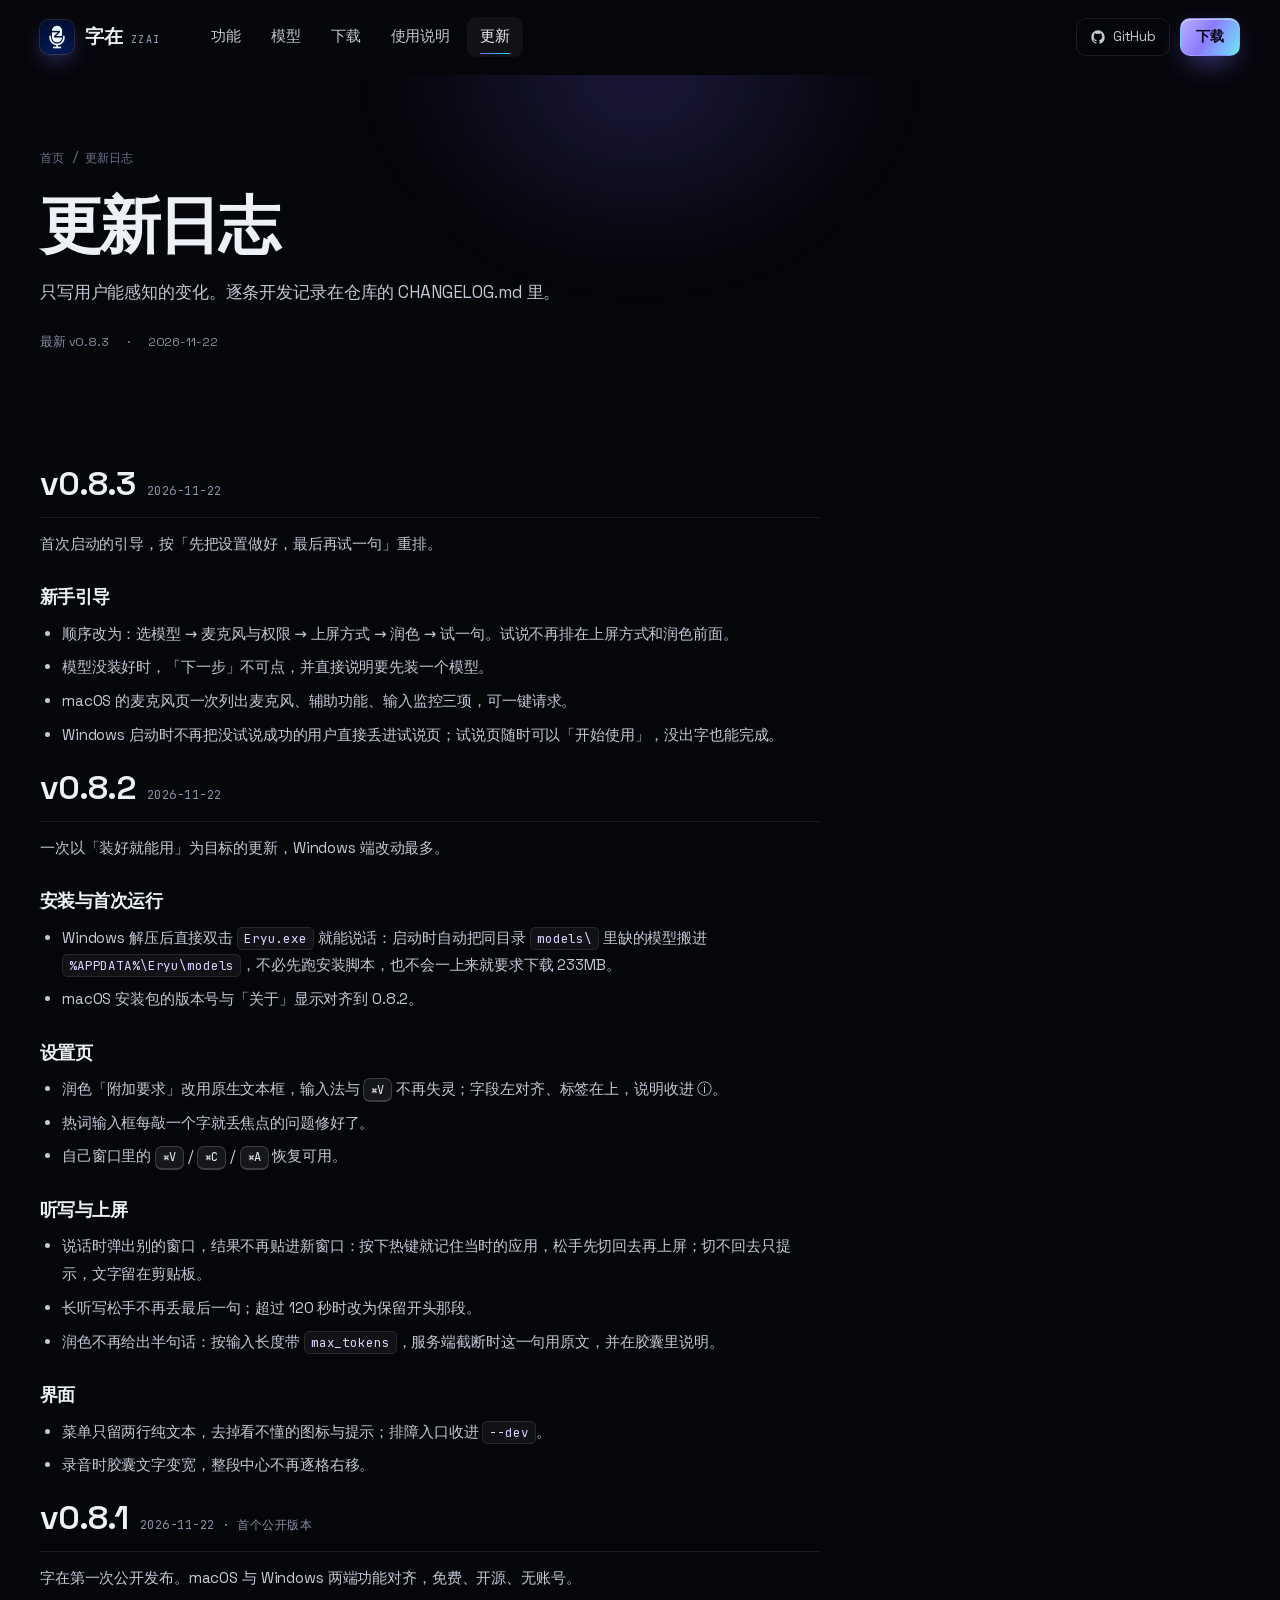
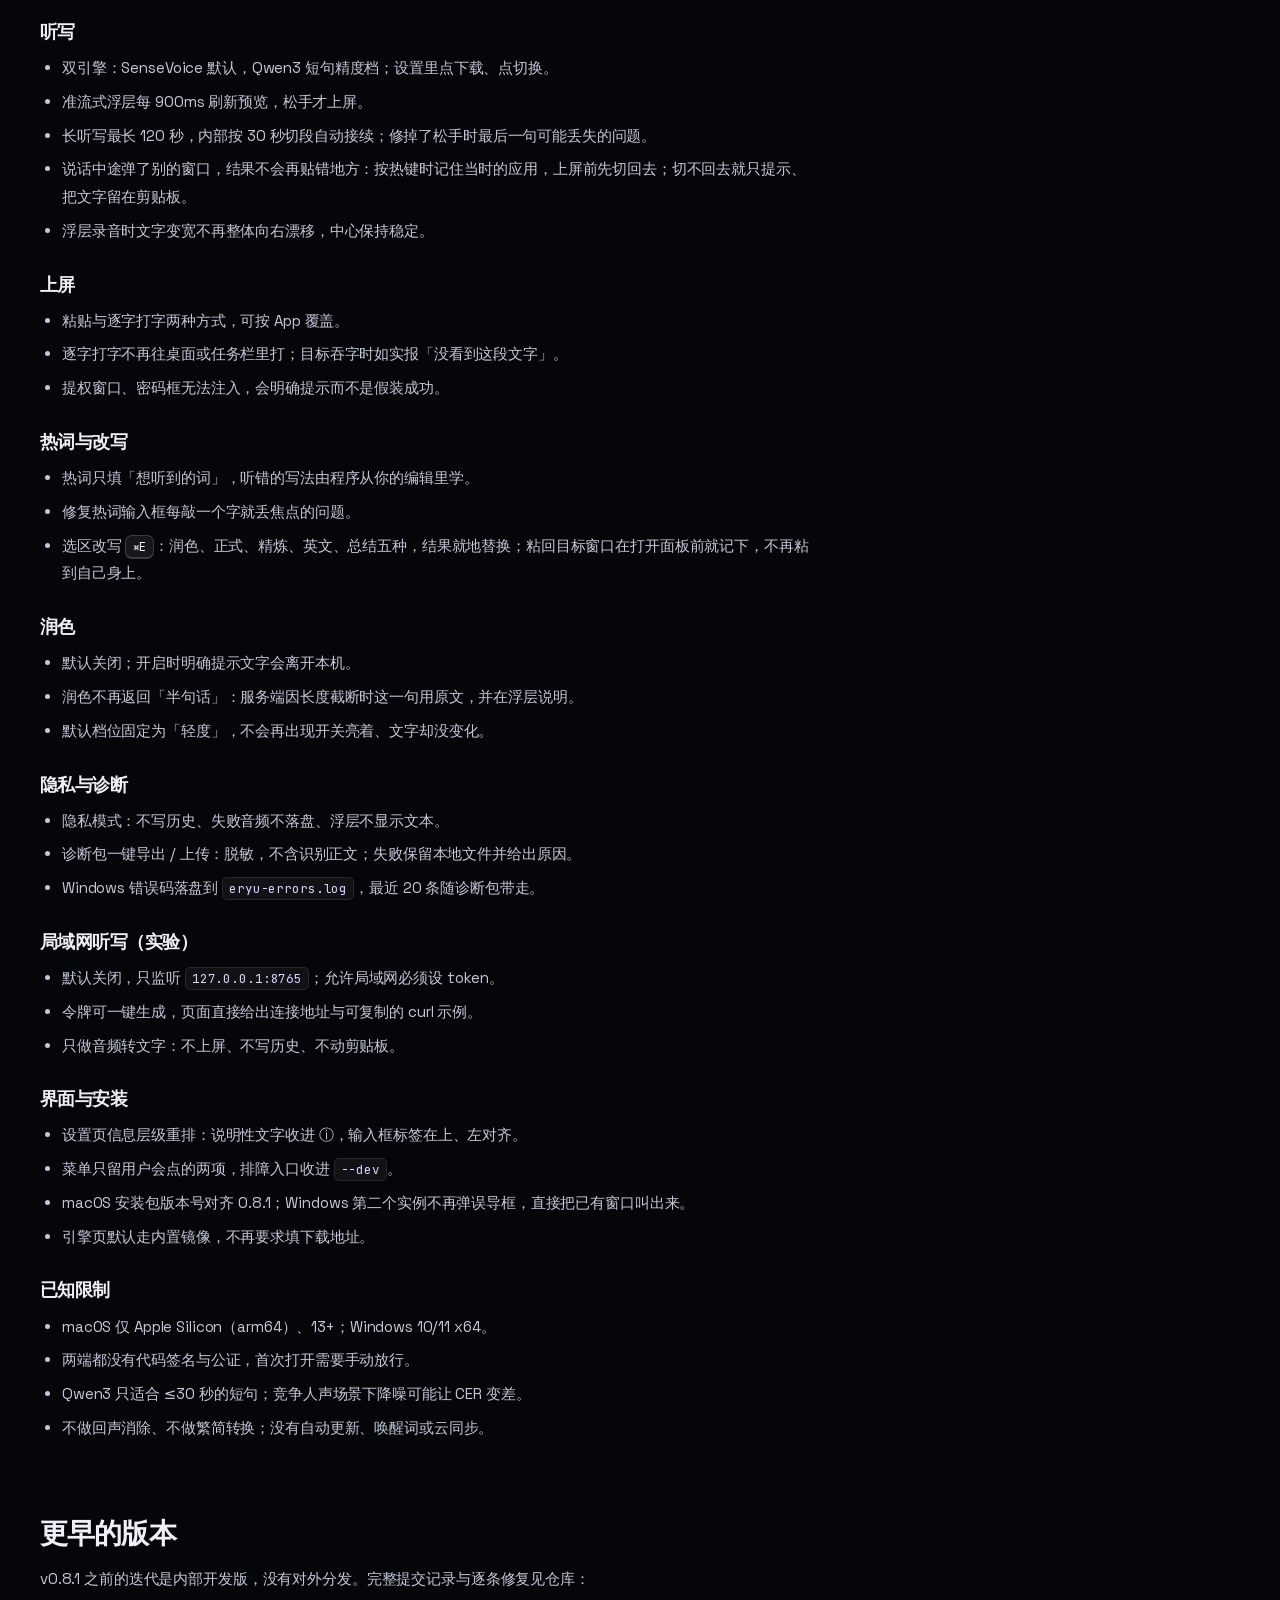
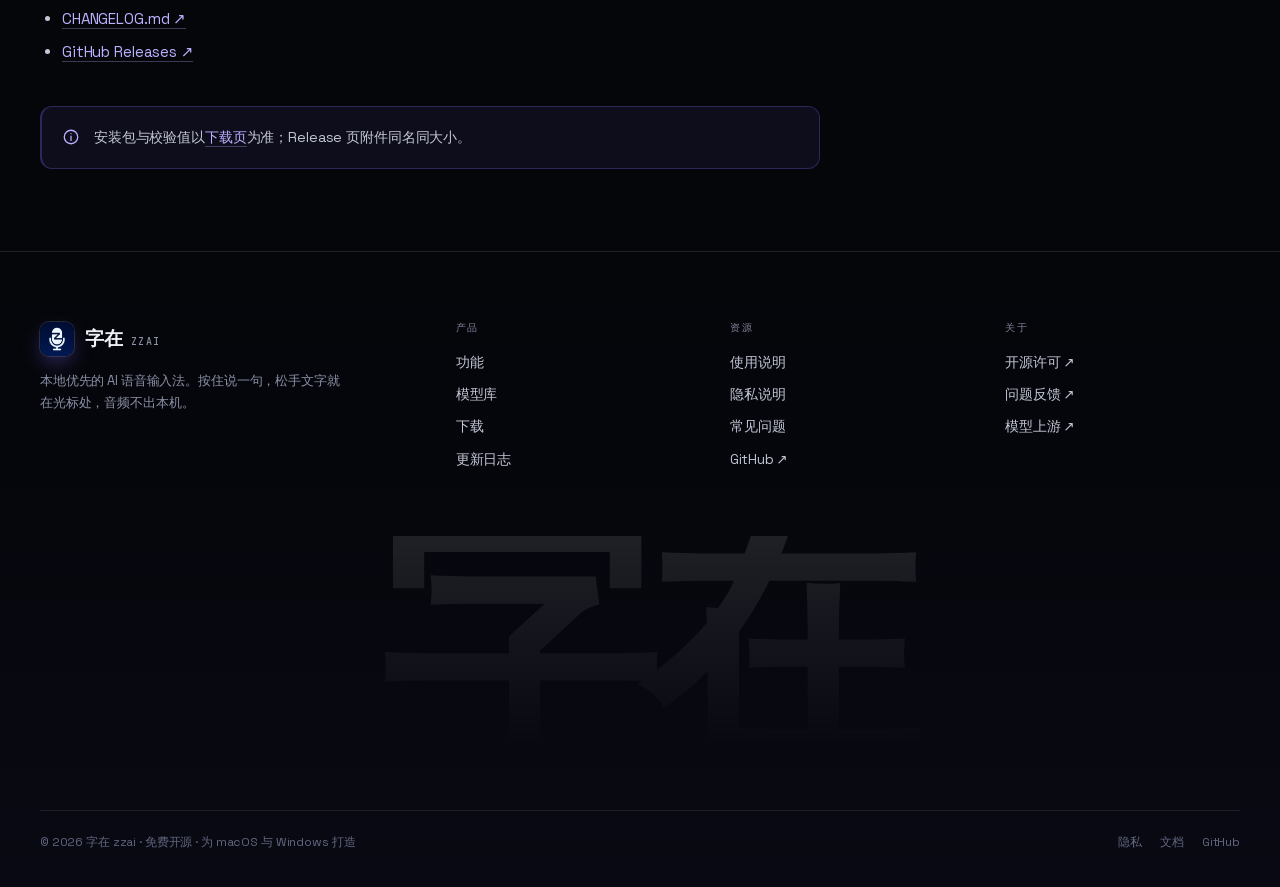
<file: website/changelog.html>
<!doctype html>
<html lang="zh-CN">
<head>
<meta charset="utf-8">
<meta name="viewport" content="width=device-width, initial-scale=1">
<title>更新日志 — 字在 zzai</title>
<meta name="description" content="字在的版本更新记录。v0.8.3 已发布：双引擎、120 秒长听写、热词自学习、选区改写与局域网听写。">
<meta name="theme-color" content="#05060a">
<link rel="canonical" href="https://zzai.harmonyos.fun/changelog.html">
<meta property="og:type" content="article">
<meta property="og:title" content="字在更新日志">
<meta property="og:description" content="v0.8.3 已发布。">
<meta property="og:url" content="https://zzai.harmonyos.fun/changelog.html">
<meta property="og:image" content="https://zzai.harmonyos.fun/assets/img/og.png">
<link rel="icon" type="image/png" sizes="32x32" href="assets/img/favicon-32.png">
<link rel="apple-touch-icon" href="assets/img/apple-touch-icon.png">
<script src="assets/js/boot.js"></script>
<link rel="stylesheet" href="assets/css/site.css">
</head>
<body>
<a class="skip" href="#main">跳到主要内容</a>

<header class="topbar">
  <div class="wrap nav">
    <a class="brand" href="index.html" aria-label="字在首页">
      <img src="assets/img/logo.png" alt="" width="34" height="34">
      <span class="brand-name">字在 <small>zzai</small></span>
    </a>
    <nav class="nav-links" aria-label="主导航">
      <a href="index.html#features">功能</a>
      <a href="models.html">模型</a>
      <a href="download.html">下载</a>
      <a href="docs.html">使用说明</a>
      <a href="changelog.html" aria-current="page">更新</a>
    </nav>
    <div class="nav-right">
      <a class="nav-gh" href="https://github.com/flyeasy/zzai" target="_blank" rel="noopener" aria-label="GitHub 仓库">
        <svg><use href="assets/img/icons.svg#i-github"/></svg><span>GitHub</span>
      </a>
      <a class="btn btn-primary btn-sm" href="download.html">下载</a>
      <button class="nav-toggle" aria-label="展开菜单" aria-expanded="false"><span></span></button>
    </div>
  </div>
</header>
<div class="mobile-menu">
  <a href="index.html#features">功能</a>
  <a href="models.html">模型</a>
  <a href="download.html">下载</a>
  <a href="docs.html">使用说明</a>
  <a href="changelog.html">更新</a>
  <a href="https://github.com/flyeasy/zzai" target="_blank" rel="noopener">GitHub ↗</a>
</div>

<main id="main">
  <section class="page-hero">
    <div class="wrap">
      <div class="crumb"><a href="index.html">首页</a> / 更新日志</div>
      <h1>更新日志</h1>
      <p>只写用户能感知的变化。逐条开发记录在仓库的 CHANGELOG.md 里。</p>
      <div class="hero-meta" style="margin-top:24px">
        <span>最新 v0.8.3</span><span>·</span><span>2026-11-22</span>
      </div>
    </div>
  </section>

  <section class="section-tight">
    <div class="wrap">
      <div class="prose">
        <div class="release">
          <div class="release-head">
            <h2 id="v083">v0.8.3</h2>
            <span class="release-date">2026-11-22</span>
          </div>
          <p>首次启动的引导，按「先把设置做好，最后再试一句」重排。</p>

          <h3>新手引导</h3>
          <ul>
            <li>顺序改为：选模型 → 麦克风与权限 → 上屏方式 → 润色 → 试一句。试说不再排在上屏方式和润色前面。</li>
            <li>模型没装好时，「下一步」不可点，并直接说明要先装一个模型。</li>
            <li>macOS 的麦克风页一次列出麦克风、辅助功能、输入监控三项，可一键请求。</li>
            <li>Windows 启动时不再把没试说成功的用户直接丢进试说页；试说页随时可以「开始使用」，没出字也能完成。</li>
          </ul>
        </div>

        <div class="release">
          <div class="release-head">
            <h2 id="v082">v0.8.2</h2>
            <span class="release-date">2026-11-22</span>
          </div>
          <p>一次以「装好就能用」为目标的更新，Windows 端改动最多。</p>

          <h3>安装与首次运行</h3>
          <ul>
            <li>Windows 解压后直接双击 <code>Eryu.exe</code> 就能说话：启动时自动把同目录 <code>models\</code> 里缺的模型搬进 <code>%APPDATA%\Eryu\models</code>，不必先跑安装脚本，也不会一上来就要求下载 233MB。</li>
            <li>macOS 安装包的版本号与「关于」显示对齐到 0.8.2。</li>
          </ul>

          <h3>设置页</h3>
          <ul>
            <li>润色「附加要求」改用原生文本框，输入法与 <kbd>⌘V</kbd> 不再失灵；字段左对齐、标签在上，说明收进 ⓘ。</li>
            <li>热词输入框每敲一个字就丢焦点的问题修好了。</li>
            <li>自己窗口里的 <kbd>⌘V</kbd> / <kbd>⌘C</kbd> / <kbd>⌘A</kbd> 恢复可用。</li>
          </ul>

          <h3>听写与上屏</h3>
          <ul>
            <li>说话时弹出别的窗口，结果不再贴进新窗口：按下热键就记住当时的应用，松手先切回去再上屏；切不回去只提示，文字留在剪贴板。</li>
            <li>长听写松手不再丢最后一句；超过 120 秒时改为保留开头那段。</li>
            <li>润色不再给出半句话：按输入长度带 <code>max_tokens</code>，服务端截断时这一句用原文，并在胶囊里说明。</li>
          </ul>

          <h3>界面</h3>
          <ul>
            <li>菜单只留两行纯文本，去掉看不懂的图标与提示；排障入口收进 <code>--dev</code>。</li>
            <li>录音时胶囊文字变宽，整段中心不再逐格右移。</li>
          </ul>
        </div>

        <div class="release">
          <div class="release-head">
            <h2 id="v081">v0.8.1</h2>
            <span class="release-date">2026-11-22 · 首个公开版本</span>
          </div>
          <p>字在第一次公开发布。macOS 与 Windows 两端功能对齐，免费、开源、无账号。</p>

          <h3>听写</h3>
          <ul>
            <li>双引擎：SenseVoice 默认，Qwen3 短句精度档；设置里点下载、点切换。</li>
            <li>准流式浮层每 900ms 刷新预览，松手才上屏。</li>
            <li>长听写最长 120 秒，内部按 30 秒切段自动接续；修掉了松手时最后一句可能丢失的问题。</li>
            <li>说话中途弹了别的窗口，结果不会再贴错地方：按热键时记住当时的应用，上屏前先切回去；切不回去就只提示、把文字留在剪贴板。</li>
            <li>浮层录音时文字变宽不再整体向右漂移，中心保持稳定。</li>
          </ul>

          <h3>上屏</h3>
          <ul>
            <li>粘贴与逐字打字两种方式，可按 App 覆盖。</li>
            <li>逐字打字不再往桌面或任务栏里打；目标吞字时如实报「没看到这段文字」。</li>
            <li>提权窗口、密码框无法注入，会明确提示而不是假装成功。</li>
          </ul>

          <h3>热词与改写</h3>
          <ul>
            <li>热词只填「想听到的词」，听错的写法由程序从你的编辑里学。</li>
            <li>修复热词输入框每敲一个字就丢焦点的问题。</li>
            <li>选区改写 <kbd>⌘E</kbd>：润色、正式、精炼、英文、总结五种，结果就地替换；粘回目标窗口在打开面板前就记下，不再粘到自己身上。</li>
          </ul>

          <h3>润色</h3>
          <ul>
            <li>默认关闭；开启时明确提示文字会离开本机。</li>
            <li>润色不再返回「半句话」：服务端因长度截断时这一句用原文，并在浮层说明。</li>
            <li>默认档位固定为「轻度」，不会再出现开关亮着、文字却没变化。</li>
          </ul>

          <h3>隐私与诊断</h3>
          <ul>
            <li>隐私模式：不写历史、失败音频不落盘、浮层不显示文本。</li>
            <li>诊断包一键导出 / 上传：脱敏，不含识别正文；失败保留本地文件并给出原因。</li>
            <li>Windows 错误码落盘到 <code>eryu-errors.log</code>，最近 20 条随诊断包带走。</li>
          </ul>

          <h3>局域网听写（实验）</h3>
          <ul>
            <li>默认关闭，只监听 <code>127.0.0.1:8765</code>；允许局域网必须设 token。</li>
            <li>令牌可一键生成，页面直接给出连接地址与可复制的 curl 示例。</li>
            <li>只做音频转文字：不上屏、不写历史、不动剪贴板。</li>
          </ul>

          <h3>界面与安装</h3>
          <ul>
            <li>设置页信息层级重排：说明性文字收进 ⓘ，输入框标签在上、左对齐。</li>
            <li>菜单只留用户会点的两项，排障入口收进 <code>--dev</code>。</li>
            <li>macOS 安装包版本号对齐 0.8.1；Windows 第二个实例不再弹误导框，直接把已有窗口叫出来。</li>
            <li>引擎页默认走内置镜像，不再要求填下载地址。</li>
          </ul>

          <h3>已知限制</h3>
          <ul>
            <li>macOS 仅 Apple Silicon（arm64）、13+；Windows 10/11 x64。</li>
            <li>两端都没有代码签名与公证，首次打开需要手动放行。</li>
            <li>Qwen3 只适合 ≤30 秒的短句；竞争人声场景下降噪可能让 CER 变差。</li>
            <li>不做回声消除、不做繁简转换；没有自动更新、唤醒词或云同步。</li>
          </ul>
        </div>

        <h2>更早的版本</h2>
        <p>v0.8.1 之前的迭代是内部开发版，没有对外分发。完整提交记录与逐条修复见仓库：</p>
        <ul>
          <li><a href="https://github.com/flyeasy/zzai/blob/main/CHANGELOG.md" target="_blank" rel="noopener">CHANGELOG.md ↗</a></li>
          <li><a href="https://github.com/flyeasy/zzai/releases" target="_blank" rel="noopener">GitHub Releases ↗</a></li>
        </ul>

        <div class="callout" style="margin-top:40px">
          <svg><use href="assets/img/icons.svg#i-info"/></svg>
          <div>安装包与校验值以<a href="download.html">下载页</a>为准；Release 页附件同名同大小。</div>
        </div>
      </div>
    </div>
  </section>
</main>

<footer class="footer">
  <div class="wrap">
    <div class="foot-grid">
      <div class="foot-brand">
        <a class="brand" href="index.html">
          <img src="assets/img/logo.png" alt="" width="34" height="34">
          <span class="brand-name">字在 <small>zzai</small></span>
        </a>
        <p>本地优先的 AI 语音输入法。按住说一句，松手文字就在光标处，音频不出本机。</p>
      </div>
      <div class="foot-col">
        <h4>产品</h4>
        <a href="index.html#features">功能</a>
        <a href="models.html">模型库</a>
        <a href="download.html">下载</a>
        <a href="changelog.html">更新日志</a>
      </div>
      <div class="foot-col">
        <h4>资源</h4>
        <a href="docs.html">使用说明</a>
        <a href="privacy.html">隐私说明</a>
        <a href="index.html#faq">常见问题</a>
        <a href="https://github.com/flyeasy/zzai" target="_blank" rel="noopener">GitHub ↗</a>
      </div>
      <div class="foot-col">
        <h4>关于</h4>
        <a href="https://github.com/flyeasy/zzai/blob/main/LICENSE" target="_blank" rel="noopener">开源许可 ↗</a>
        <a href="https://github.com/flyeasy/zzai/issues" target="_blank" rel="noopener">问题反馈 ↗</a>
        <a href="https://github.com/k2-fsa/sherpa-onnx/releases" target="_blank" rel="noopener">模型上游 ↗</a>
      </div>
    </div>
    <div class="wordmark" aria-hidden="true">字在</div>
    <div class="foot-bottom">
      <span>© <span data-year>2026</span> 字在 zzai · 免费开源 · 为 macOS 与 Windows 打造</span>
      <span class="links">
        <a href="privacy.html">隐私</a>
        <a href="docs.html">文档</a>
        <a href="https://github.com/flyeasy/zzai" target="_blank" rel="noopener">GitHub</a>
      </span>
    </div>
  </div>
</footer>

<script src="assets/js/site.js"></script>
</body>
</html>
</file>
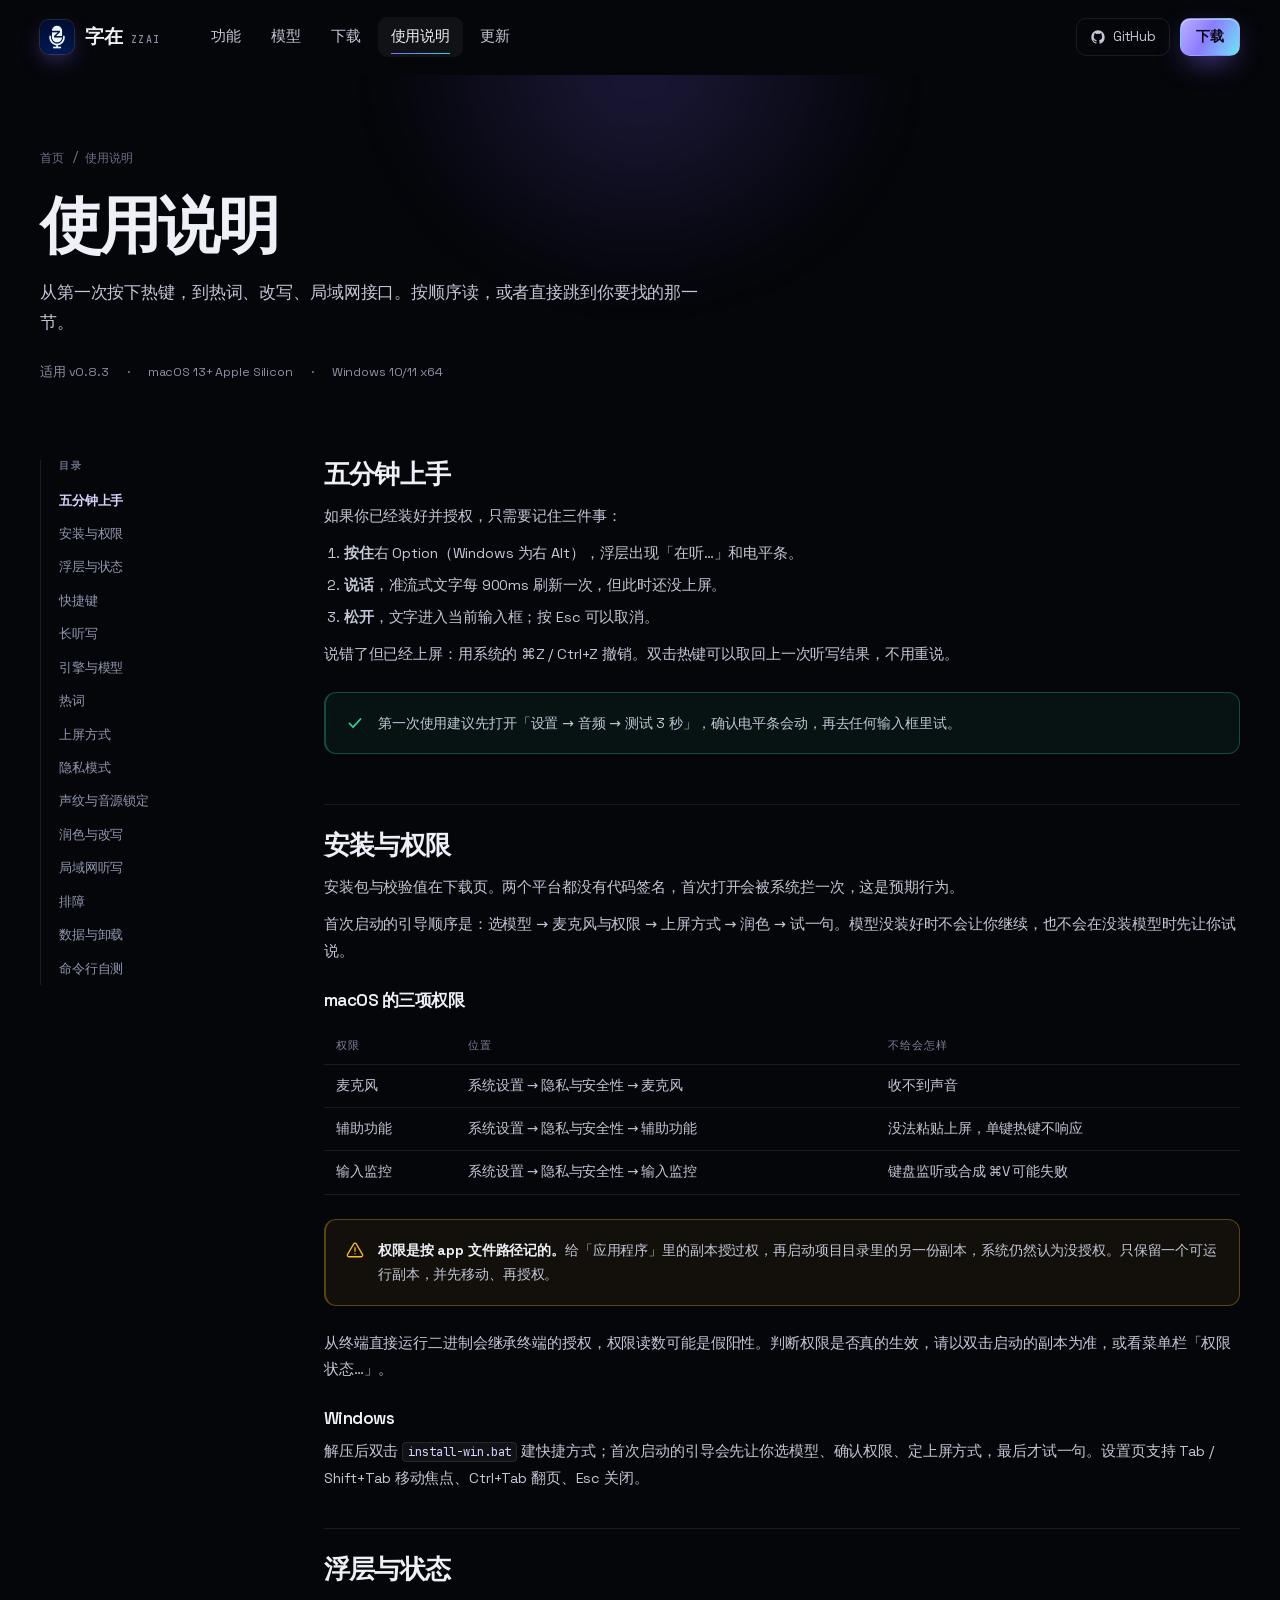
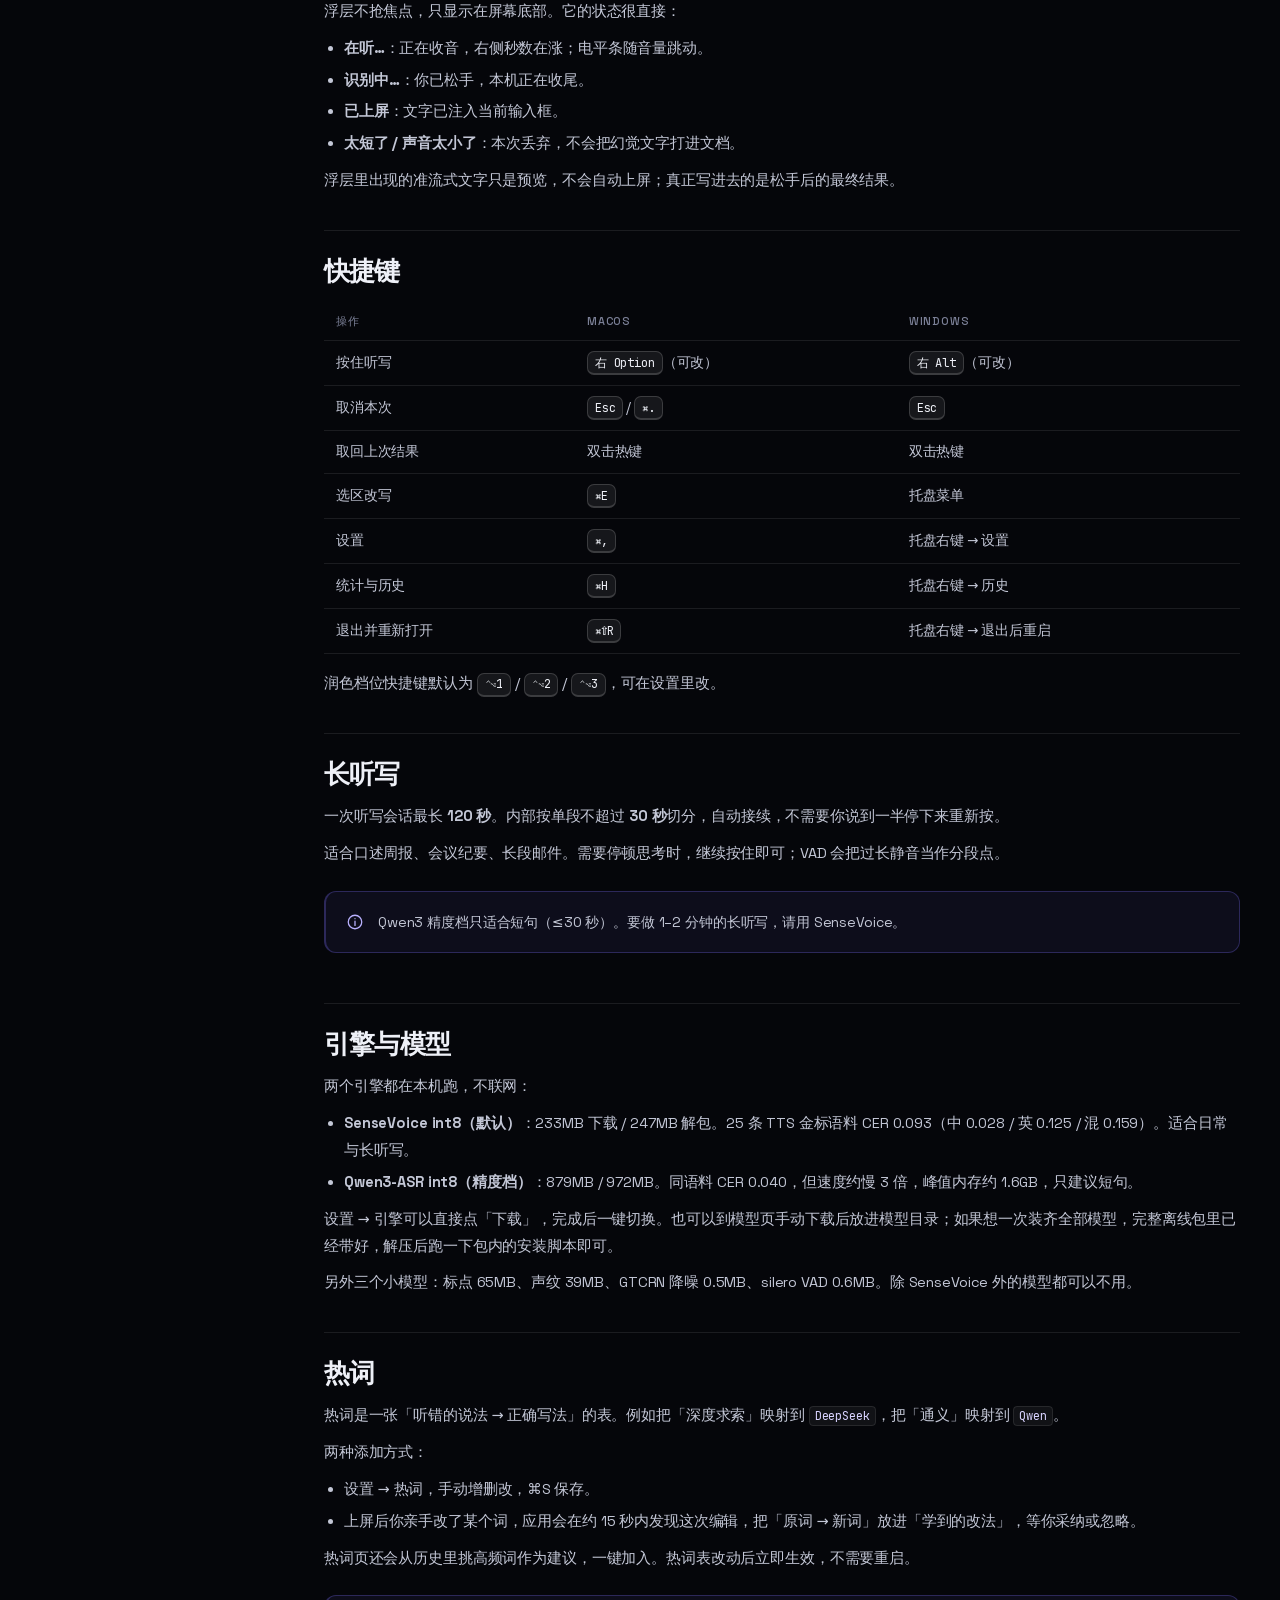
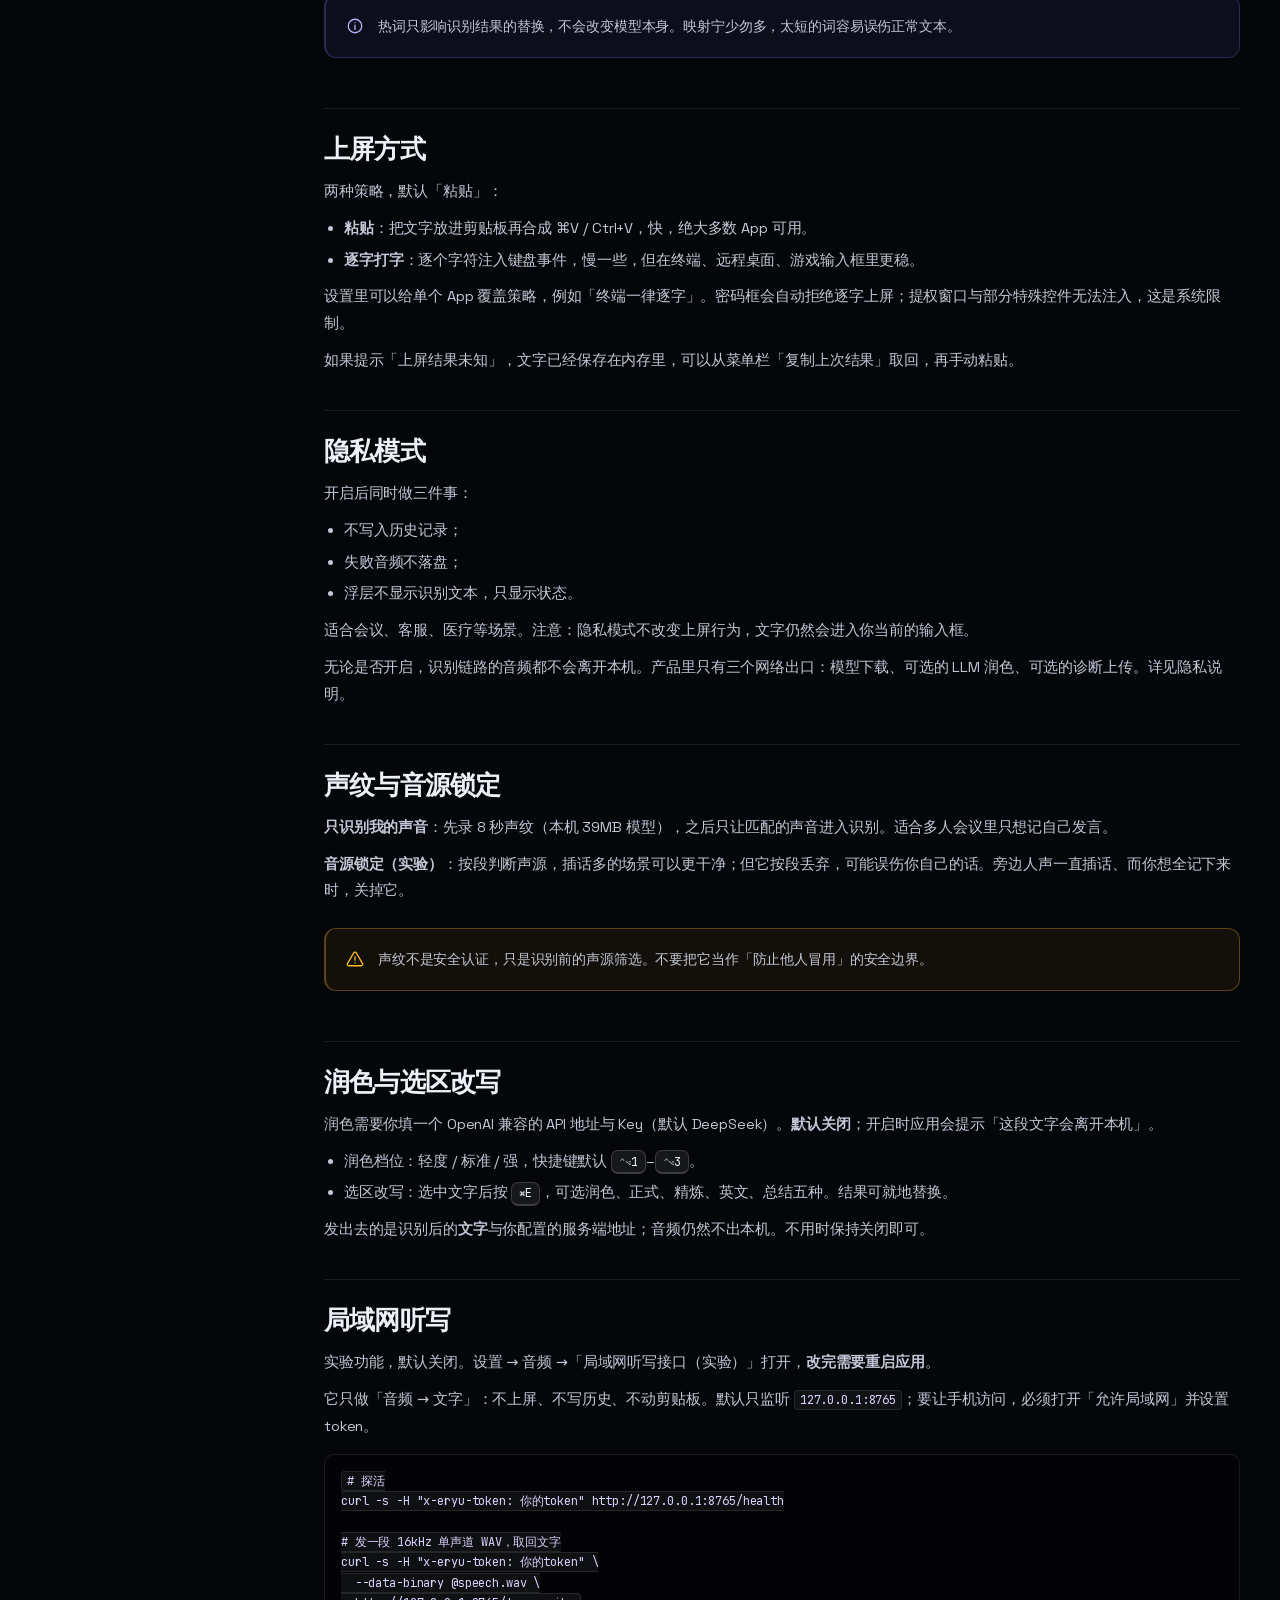
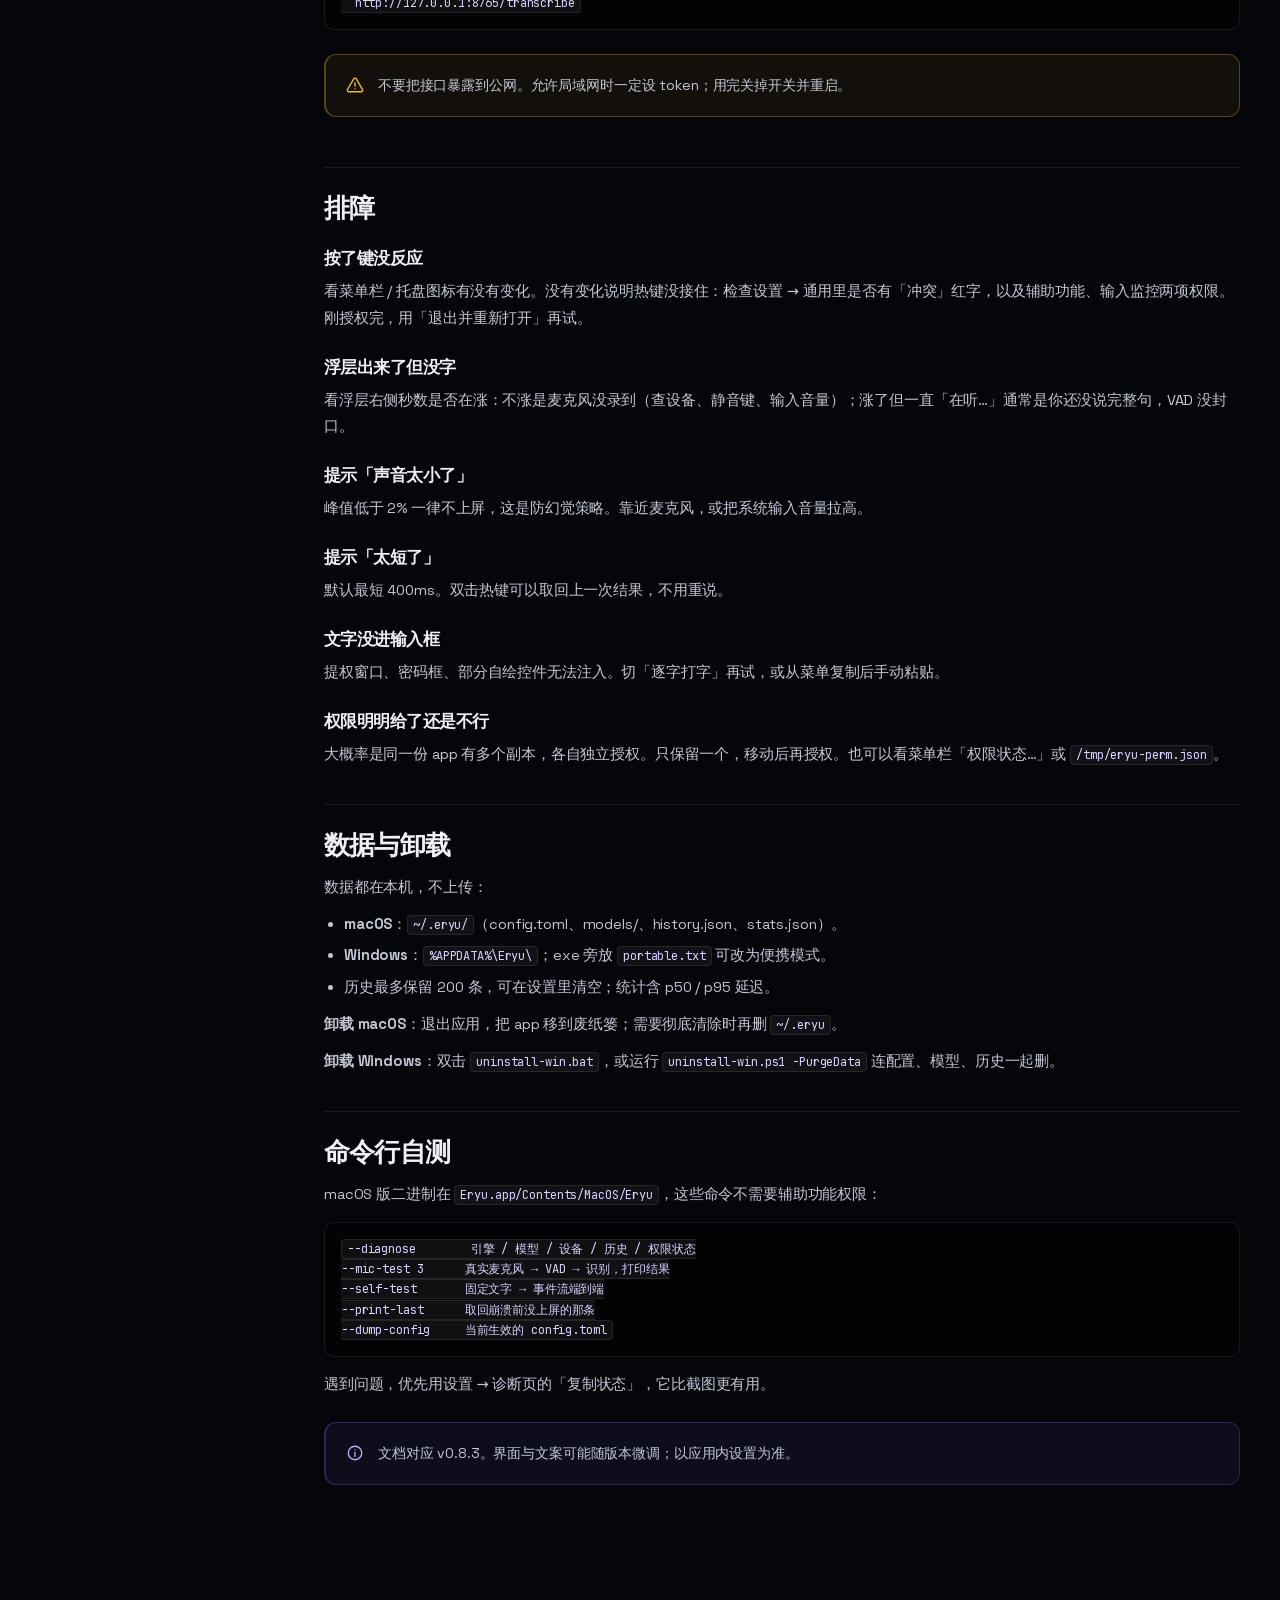
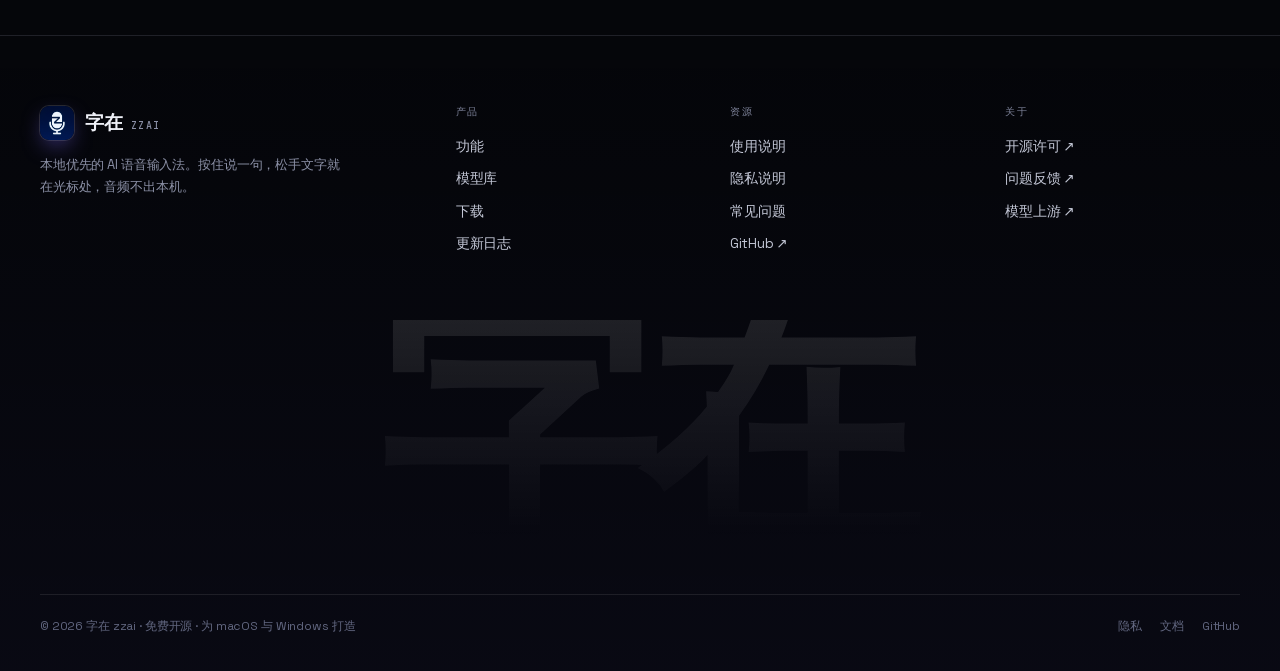
<file: website/docs.html>
<!doctype html>
<html lang="zh-CN">
<head>
<meta charset="utf-8">
<meta name="viewport" content="width=device-width, initial-scale=1">
<title>使用说明 — 字在 zzai</title>
<meta name="description" content="字在的完整使用说明：安装与权限、浮层状态、快捷键、长听写、双引擎、热词、上屏方式、隐私模式、声纹、润色、局域网听写与排障。">
<meta name="theme-color" content="#05060a">
<link rel="canonical" href="https://zzai.harmonyos.fun/docs.html">
<meta property="og:type" content="article">
<meta property="og:title" content="字在使用说明">
<meta property="og:description" content="从第一次听写到热词、改写、局域网接口，一页看完。">
<meta property="og:url" content="https://zzai.harmonyos.fun/docs.html">
<meta property="og:image" content="https://zzai.harmonyos.fun/assets/img/og.png">
<link rel="icon" type="image/png" sizes="32x32" href="assets/img/favicon-32.png">
<link rel="apple-touch-icon" href="assets/img/apple-touch-icon.png">
<script src="assets/js/boot.js"></script>
<link rel="stylesheet" href="assets/css/site.css">
</head>
<body>
<a class="skip" href="#main">跳到主要内容</a>

<header class="topbar">
  <div class="wrap nav">
    <a class="brand" href="index.html" aria-label="字在首页">
      <img src="assets/img/logo.png" alt="" width="34" height="34">
      <span class="brand-name">字在 <small>zzai</small></span>
    </a>
    <nav class="nav-links" aria-label="主导航">
      <a href="index.html#features">功能</a>
      <a href="models.html">模型</a>
      <a href="download.html">下载</a>
      <a href="docs.html" aria-current="page">使用说明</a>
      <a href="changelog.html">更新</a>
    </nav>
    <div class="nav-right">
      <a class="nav-gh" href="https://github.com/flyeasy/zzai" target="_blank" rel="noopener" aria-label="GitHub 仓库">
        <svg><use href="assets/img/icons.svg#i-github"/></svg><span>GitHub</span>
      </a>
      <a class="btn btn-primary btn-sm" href="download.html">下载</a>
      <button class="nav-toggle" aria-label="展开菜单" aria-expanded="false"><span></span></button>
    </div>
  </div>
</header>
<div class="mobile-menu">
  <a href="index.html#features">功能</a>
  <a href="models.html">模型</a>
  <a href="download.html">下载</a>
  <a href="docs.html">使用说明</a>
  <a href="changelog.html">更新</a>
  <a href="https://github.com/flyeasy/zzai" target="_blank" rel="noopener">GitHub ↗</a>
</div>

<main id="main">
  <section class="page-hero">
    <div class="wrap">
      <div class="crumb"><a href="index.html">首页</a> / 使用说明</div>
      <h1>使用说明</h1>
      <p>从第一次按下热键，到热词、改写、局域网接口。按顺序读，或者直接跳到你要找的那一节。</p>
      <div class="hero-meta" style="margin-top:24px">
        <span>适用 v0.8.3</span><span>·</span><span>macOS 13+ Apple Silicon</span><span>·</span><span>Windows 10/11 x64</span>
      </div>
    </div>
  </section>

  <div class="wrap docs-layout">
    <aside class="docs-nav" aria-label="文档目录">
      <h4>目录</h4>
      <a href="#start">五分钟上手</a>
      <a href="#install">安装与权限</a>
      <a href="#overlay">浮层与状态</a>
      <a href="#shortcuts">快捷键</a>
      <a href="#longform">长听写</a>
      <a href="#engines">引擎与模型</a>
      <a href="#hotwords">热词</a>
      <a href="#delivery">上屏方式</a>
      <a href="#privacy">隐私模式</a>
      <a href="#voice">声纹与音源锁定</a>
      <a href="#polish">润色与改写</a>
      <a href="#lan">局域网听写</a>
      <a href="#trouble">排障</a>
      <a href="#data">数据与卸载</a>
      <a href="#cli">命令行自测</a>
    </aside>

    <div class="docs-body">
      <section class="docs-section" id="start">
        <h2>五分钟上手</h2>
        <p>如果你已经装好并授权，只需要记住三件事：</p>
        <ol>
          <li><strong>按住</strong>右 Option（Windows 为右 Alt），浮层出现「在听…」和电平条。</li>
          <li><strong>说话</strong>，准流式文字每 900ms 刷新一次，但此时还没上屏。</li>
          <li><strong>松开</strong>，文字进入当前输入框；按 Esc 可以取消。</li>
        </ol>
        <p>说错了但已经上屏：用系统的 ⌘Z / Ctrl+Z 撤销。双击热键可以取回上一次听写结果，不用重说。</p>
        <div class="callout ok">
          <svg><use href="assets/img/icons.svg#i-check"/></svg>
          <div>第一次使用建议先打开「设置 → 音频 → 测试 3 秒」，确认电平条会动，再去任何输入框里试。</div>
        </div>
      </section>

      <section class="docs-section" id="install">
        <h2>安装与权限</h2>
        <p>安装包与校验值在<a href="download.html">下载页</a>。两个平台都没有代码签名，首次打开会被系统拦一次，这是预期行为。</p>
        <p>首次启动的引导顺序是：选模型 → 麦克风与权限 → 上屏方式 → 润色 → 试一句。模型没装好时不会让你继续，也不会在没装模型时先让你试说。</p>
        <h3>macOS 的三项权限</h3>
        <table>
          <thead><tr><th>权限</th><th>位置</th><th>不给会怎样</th></tr></thead>
          <tbody>
            <tr><td>麦克风</td><td>系统设置 → 隐私与安全性 → 麦克风</td><td>收不到声音</td></tr>
            <tr><td>辅助功能</td><td>系统设置 → 隐私与安全性 → 辅助功能</td><td>没法粘贴上屏，单键热键不响应</td></tr>
            <tr><td>输入监控</td><td>系统设置 → 隐私与安全性 → 输入监控</td><td>键盘监听或合成 ⌘V 可能失败</td></tr>
          </tbody>
        </table>
        <div class="callout warn">
          <svg><use href="assets/img/icons.svg#i-alert"/></svg>
          <div><strong>权限是按 app 文件路径记的。</strong>给「应用程序」里的副本授过权，再启动项目目录里的另一份副本，系统仍然认为没授权。只保留一个可运行副本，并先移动、再授权。</div>
        </div>
        <p>从终端直接运行二进制会继承终端的授权，权限读数可能是假阳性。判断权限是否真的生效，请以双击启动的副本为准，或看菜单栏「权限状态…」。</p>
        <h3>Windows</h3>
        <p>解压后双击 <code>install-win.bat</code> 建快捷方式；首次启动的引导会先让你选模型、确认权限、定上屏方式，最后才试一句。设置页支持 Tab / Shift+Tab 移动焦点、Ctrl+Tab 翻页、Esc 关闭。</p>
      </section>

      <section class="docs-section" id="overlay">
        <h2>浮层与状态</h2>
        <p>浮层不抢焦点，只显示在屏幕底部。它的状态很直接：</p>
        <ul>
          <li><strong>在听…</strong>：正在收音，右侧秒数在涨；电平条随音量跳动。</li>
          <li><strong>识别中…</strong>：你已松手，本机正在收尾。</li>
          <li><strong>已上屏</strong>：文字已注入当前输入框。</li>
          <li><strong>太短了 / 声音太小了</strong>：本次丢弃，不会把幻觉文字打进文档。</li>
        </ul>
        <p>浮层里出现的准流式文字只是预览，不会自动上屏；真正写进去的是松手后的最终结果。</p>
      </section>

      <section class="docs-section" id="shortcuts">
        <h2>快捷键</h2>
        <table>
          <thead><tr><th>操作</th><th>macOS</th><th>Windows</th></tr></thead>
          <tbody>
            <tr><td>按住听写</td><td><kbd>右 Option</kbd>（可改）</td><td><kbd>右 Alt</kbd>（可改）</td></tr>
            <tr><td>取消本次</td><td><kbd>Esc</kbd> / <kbd>⌘.</kbd></td><td><kbd>Esc</kbd></td></tr>
            <tr><td>取回上次结果</td><td>双击热键</td><td>双击热键</td></tr>
            <tr><td>选区改写</td><td><kbd>⌘E</kbd></td><td>托盘菜单</td></tr>
            <tr><td>设置</td><td><kbd>⌘,</kbd></td><td>托盘右键 → 设置</td></tr>
            <tr><td>统计与历史</td><td><kbd>⌘H</kbd></td><td>托盘右键 → 历史</td></tr>
            <tr><td>退出并重新打开</td><td><kbd>⌘⇧R</kbd></td><td>托盘右键 → 退出后重启</td></tr>
          </tbody>
        </table>
        <p>润色档位快捷键默认为 <kbd>⌃⌥1</kbd> / <kbd>⌃⌥2</kbd> / <kbd>⌃⌥3</kbd>，可在设置里改。</p>
      </section>

      <section class="docs-section" id="longform">
        <h2>长听写</h2>
        <p>一次听写会话最长 <strong>120 秒</strong>。内部按单段不超过 <strong>30 秒</strong>切分，自动接续，不需要你说到一半停下来重新按。</p>
        <p>适合口述周报、会议纪要、长段邮件。需要停顿思考时，继续按住即可；VAD 会把过长静音当作分段点。</p>
        <div class="callout">
          <svg><use href="assets/img/icons.svg#i-info"/></svg>
          <div>Qwen3 精度档只适合短句（≤30 秒）。要做 1–2 分钟的长听写，请用 SenseVoice。</div>
        </div>
      </section>

      <section class="docs-section" id="engines">
        <h2>引擎与模型</h2>
        <p>两个引擎都在本机跑，不联网：</p>
        <ul>
          <li><strong>SenseVoice int8（默认）</strong>：233MB 下载 / 247MB 解包。25 条 TTS 金标语料 CER 0.093（中 0.028 / 英 0.125 / 混 0.159）。适合日常与长听写。</li>
          <li><strong>Qwen3-ASR int8（精度档）</strong>：879MB / 972MB。同语料 CER 0.040，但速度约慢 3 倍，峰值内存约 1.6GB，只建议短句。</li>
        </ul>
        <p>设置 → 引擎可以直接点「下载」，完成后一键切换。也可以到<a href="models.html">模型页</a>手动下载后放进模型目录；如果想一次装齐全部模型，<a href="download.html#full">完整离线包</a>里已经带好，解压后跑一下包内的安装脚本即可。</p>
        <p>另外三个小模型：标点 65MB、声纹 39MB、GTCRN 降噪 0.5MB、silero VAD 0.6MB。除 SenseVoice 外的模型都可以不用。</p>
      </section>

      <section class="docs-section" id="hotwords">
        <h2>热词</h2>
        <p>热词是一张「听错的说法 → 正确写法」的表。例如把「深度求索」映射到 <code>DeepSeek</code>，把「通义」映射到 <code>Qwen</code>。</p>
        <p>两种添加方式：</p>
        <ul>
          <li>设置 → 热词，手动增删改，⌘S 保存。</li>
          <li>上屏后你亲手改了某个词，应用会在约 15 秒内发现这次编辑，把「原词 → 新词」放进「学到的改法」，等你采纳或忽略。</li>
        </ul>
        <p>热词页还会从历史里挑高频词作为建议，一键加入。热词表改动后立即生效，不需要重启。</p>
        <div class="callout">
          <svg><use href="assets/img/icons.svg#i-info"/></svg>
          <div>热词只影响识别结果的替换，不会改变模型本身。映射宁少勿多，太短的词容易误伤正常文本。</div>
        </div>
      </section>

      <section class="docs-section" id="delivery">
        <h2>上屏方式</h2>
        <p>两种策略，默认「粘贴」：</p>
        <ul>
          <li><strong>粘贴</strong>：把文字放进剪贴板再合成 ⌘V / Ctrl+V，快，绝大多数 App 可用。</li>
          <li><strong>逐字打字</strong>：逐个字符注入键盘事件，慢一些，但在终端、远程桌面、游戏输入框里更稳。</li>
        </ul>
        <p>设置里可以给单个 App 覆盖策略，例如「终端一律逐字」。密码框会自动拒绝逐字上屏；提权窗口与部分特殊控件无法注入，这是系统限制。</p>
        <p>如果提示「上屏结果未知」，文字已经保存在内存里，可以从菜单栏「复制上次结果」取回，再手动粘贴。</p>
      </section>

      <section class="docs-section" id="privacy">
        <h2>隐私模式</h2>
        <p>开启后同时做三件事：</p>
        <ul>
          <li>不写入历史记录；</li>
          <li>失败音频不落盘；</li>
          <li>浮层不显示识别文本，只显示状态。</li>
        </ul>
        <p>适合会议、客服、医疗等场景。注意：隐私模式不改变上屏行为，文字仍然会进入你当前的输入框。</p>
        <p>无论是否开启，识别链路的音频都不会离开本机。产品里只有三个网络出口：模型下载、可选的 LLM 润色、可选的诊断上传。详见<a href="privacy.html">隐私说明</a>。</p>
      </section>

      <section class="docs-section" id="voice">
        <h2>声纹与音源锁定</h2>
        <p><strong>只识别我的声音</strong>：先录 8 秒声纹（本机 39MB 模型），之后只让匹配的声音进入识别。适合多人会议里只想记自己发言。</p>
        <p><strong>音源锁定（实验）</strong>：按段判断声源，插话多的场景可以更干净；但它按段丢弃，可能误伤你自己的话。旁边人声一直插话、而你想全记下来时，关掉它。</p>
        <div class="callout warn">
          <svg><use href="assets/img/icons.svg#i-alert"/></svg>
          <div>声纹不是安全认证，只是识别前的声源筛选。不要把它当作「防止他人冒用」的安全边界。</div>
        </div>
      </section>

      <section class="docs-section" id="polish">
        <h2>润色与选区改写</h2>
        <p>润色需要你填一个 OpenAI 兼容的 API 地址与 Key（默认 DeepSeek）。<strong>默认关闭</strong>；开启时应用会提示「这段文字会离开本机」。</p>
        <ul>
          <li>润色档位：轻度 / 标准 / 强，快捷键默认 <kbd>⌃⌥1</kbd>–<kbd>⌃⌥3</kbd>。</li>
          <li>选区改写：选中文字后按 <kbd>⌘E</kbd>，可选润色、正式、精炼、英文、总结五种。结果可就地替换。</li>
        </ul>
        <p>发出去的是识别后的<strong>文字</strong>与你配置的服务端地址；音频仍然不出本机。不用时保持关闭即可。</p>
      </section>

      <section class="docs-section" id="lan">
        <h2>局域网听写</h2>
        <p>实验功能，默认关闭。设置 → 音频 →「局域网听写接口（实验）」打开，<strong>改完需要重启应用</strong>。</p>
        <p>它只做「音频 → 文字」：不上屏、不写历史、不动剪贴板。默认只监听 <code>127.0.0.1:8765</code>；要让手机访问，必须打开「允许局域网」并设置 token。</p>
        <pre><code># 探活
curl -s -H "x-eryu-token: 你的token" http://127.0.0.1:8765/health

# 发一段 16kHz 单声道 WAV，取回文字
curl -s -H "x-eryu-token: 你的token" \
  --data-binary @speech.wav \
  http://127.0.0.1:8765/transcribe</code></pre>
        <div class="callout warn">
          <svg><use href="assets/img/icons.svg#i-alert"/></svg>
          <div>不要把接口暴露到公网。允许局域网时一定设 token；用完关掉开关并重启。</div>
        </div>
      </section>

      <section class="docs-section" id="trouble">
        <h2>排障</h2>
        <h3>按了键没反应</h3>
        <p>看菜单栏 / 托盘图标有没有变化。没有变化说明热键没接住：检查设置 → 通用里是否有「冲突」红字，以及辅助功能、输入监控两项权限。刚授权完，用「退出并重新打开」再试。</p>
        <h3>浮层出来了但没字</h3>
        <p>看浮层右侧秒数是否在涨：不涨是麦克风没录到（查设备、静音键、输入音量）；涨了但一直「在听…」通常是你还没说完整句，VAD 没封口。</p>
        <h3>提示「声音太小了」</h3>
        <p>峰值低于 2% 一律不上屏，这是防幻觉策略。靠近麦克风，或把系统输入音量拉高。</p>
        <h3>提示「太短了」</h3>
        <p>默认最短 400ms。双击热键可以取回上一次结果，不用重说。</p>
        <h3>文字没进输入框</h3>
        <p>提权窗口、密码框、部分自绘控件无法注入。切「逐字打字」再试，或从菜单复制后手动粘贴。</p>
        <h3>权限明明给了还是不行</h3>
        <p>大概率是同一份 app 有多个副本，各自独立授权。只保留一个，移动后再授权。也可以看菜单栏「权限状态…」或 <code>/tmp/eryu-perm.json</code>。</p>
      </section>

      <section class="docs-section" id="data">
        <h2>数据与卸载</h2>
        <p>数据都在本机，不上传：</p>
        <ul>
          <li><strong>macOS</strong>：<code>~/.eryu/</code>（config.toml、models/、history.json、stats.json）。</li>
          <li><strong>Windows</strong>：<code>%APPDATA%\Eryu\</code>；exe 旁放 <code>portable.txt</code> 可改为便携模式。</li>
          <li>历史最多保留 200 条，可在设置里清空；统计含 p50 / p95 延迟。</li>
        </ul>
        <p><strong>卸载 macOS</strong>：退出应用，把 app 移到废纸篓；需要彻底清除时再删 <code>~/.eryu</code>。</p>
        <p><strong>卸载 Windows</strong>：双击 <code>uninstall-win.bat</code>，或运行 <code>uninstall-win.ps1 -PurgeData</code> 连配置、模型、历史一起删。</p>
      </section>

      <section class="docs-section" id="cli">
        <h2>命令行自测</h2>
        <p>macOS 版二进制在 <code>Eryu.app/Contents/MacOS/Eryu</code>，这些命令不需要辅助功能权限：</p>
        <pre><code>--diagnose        引擎 / 模型 / 设备 / 历史 / 权限状态
--mic-test 3      真实麦克风 → VAD → 识别，打印结果
--self-test       固定文字 → 事件流端到端
--print-last      取回崩溃前没上屏的那条
--dump-config     当前生效的 config.toml</code></pre>
        <p>遇到问题，优先用设置 → 诊断页的「复制状态」，它比截图更有用。</p>
        <div class="callout">
          <svg><use href="assets/img/icons.svg#i-info"/></svg>
          <div>文档对应 v0.8.3。界面与文案可能随版本微调；以应用内设置为准。</div>
        </div>
      </section>
    </div>
  </div>
</main>

<footer class="footer">
  <div class="wrap">
    <div class="foot-grid">
      <div class="foot-brand">
        <a class="brand" href="index.html">
          <img src="assets/img/logo.png" alt="" width="34" height="34">
          <span class="brand-name">字在 <small>zzai</small></span>
        </a>
        <p>本地优先的 AI 语音输入法。按住说一句，松手文字就在光标处，音频不出本机。</p>
      </div>
      <div class="foot-col">
        <h4>产品</h4>
        <a href="index.html#features">功能</a>
        <a href="models.html">模型库</a>
        <a href="download.html">下载</a>
        <a href="changelog.html">更新日志</a>
      </div>
      <div class="foot-col">
        <h4>资源</h4>
        <a href="docs.html">使用说明</a>
        <a href="privacy.html">隐私说明</a>
        <a href="index.html#faq">常见问题</a>
        <a href="https://github.com/flyeasy/zzai" target="_blank" rel="noopener">GitHub ↗</a>
      </div>
      <div class="foot-col">
        <h4>关于</h4>
        <a href="https://github.com/flyeasy/zzai/blob/main/LICENSE" target="_blank" rel="noopener">开源许可 ↗</a>
        <a href="https://github.com/flyeasy/zzai/issues" target="_blank" rel="noopener">问题反馈 ↗</a>
        <a href="https://github.com/k2-fsa/sherpa-onnx/releases" target="_blank" rel="noopener">模型上游 ↗</a>
      </div>
    </div>
    <div class="wordmark" aria-hidden="true">字在</div>
    <div class="foot-bottom">
      <span>© <span data-year>2026</span> 字在 zzai · 免费开源 · 为 macOS 与 Windows 打造</span>
      <span class="links">
        <a href="privacy.html">隐私</a>
        <a href="docs.html">文档</a>
        <a href="https://github.com/flyeasy/zzai" target="_blank" rel="noopener">GitHub</a>
      </span>
    </div>
  </div>
</footer>

<script src="assets/js/site.js"></script>
</body>
</html>
</file>
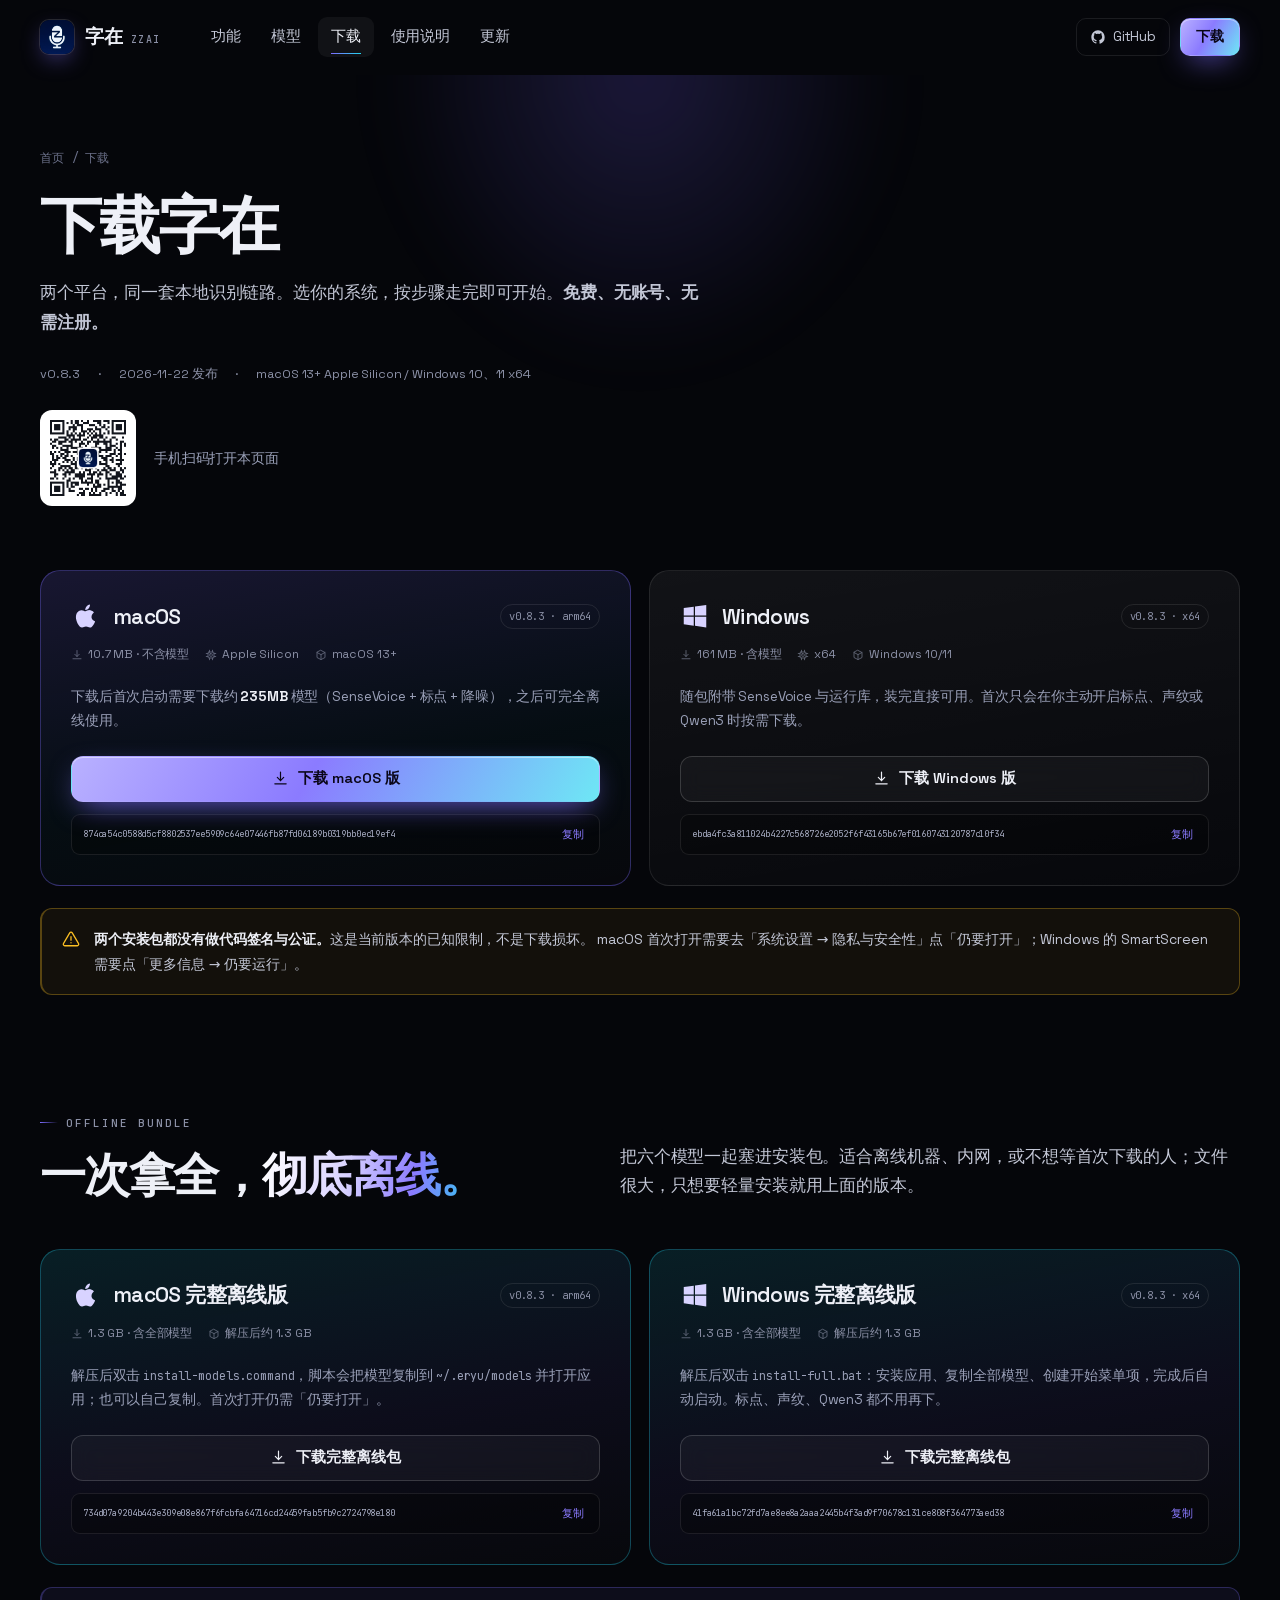
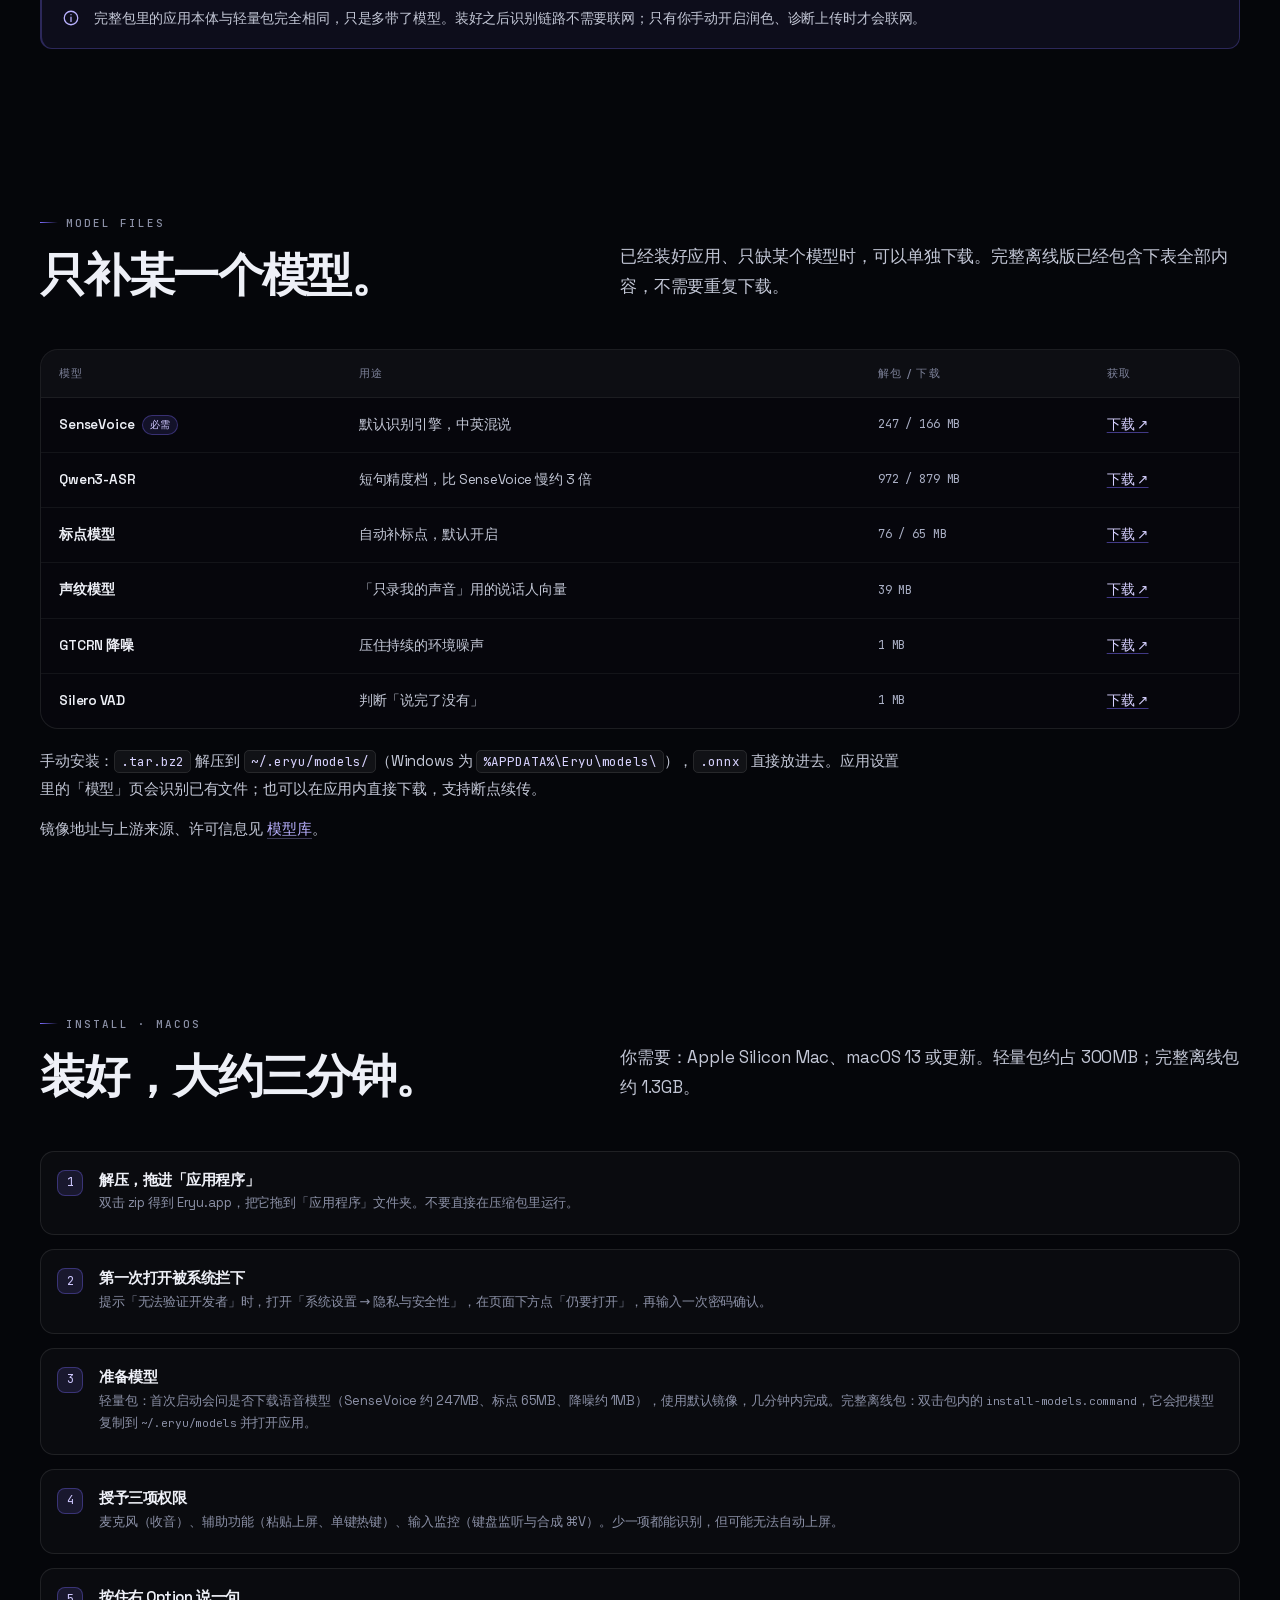
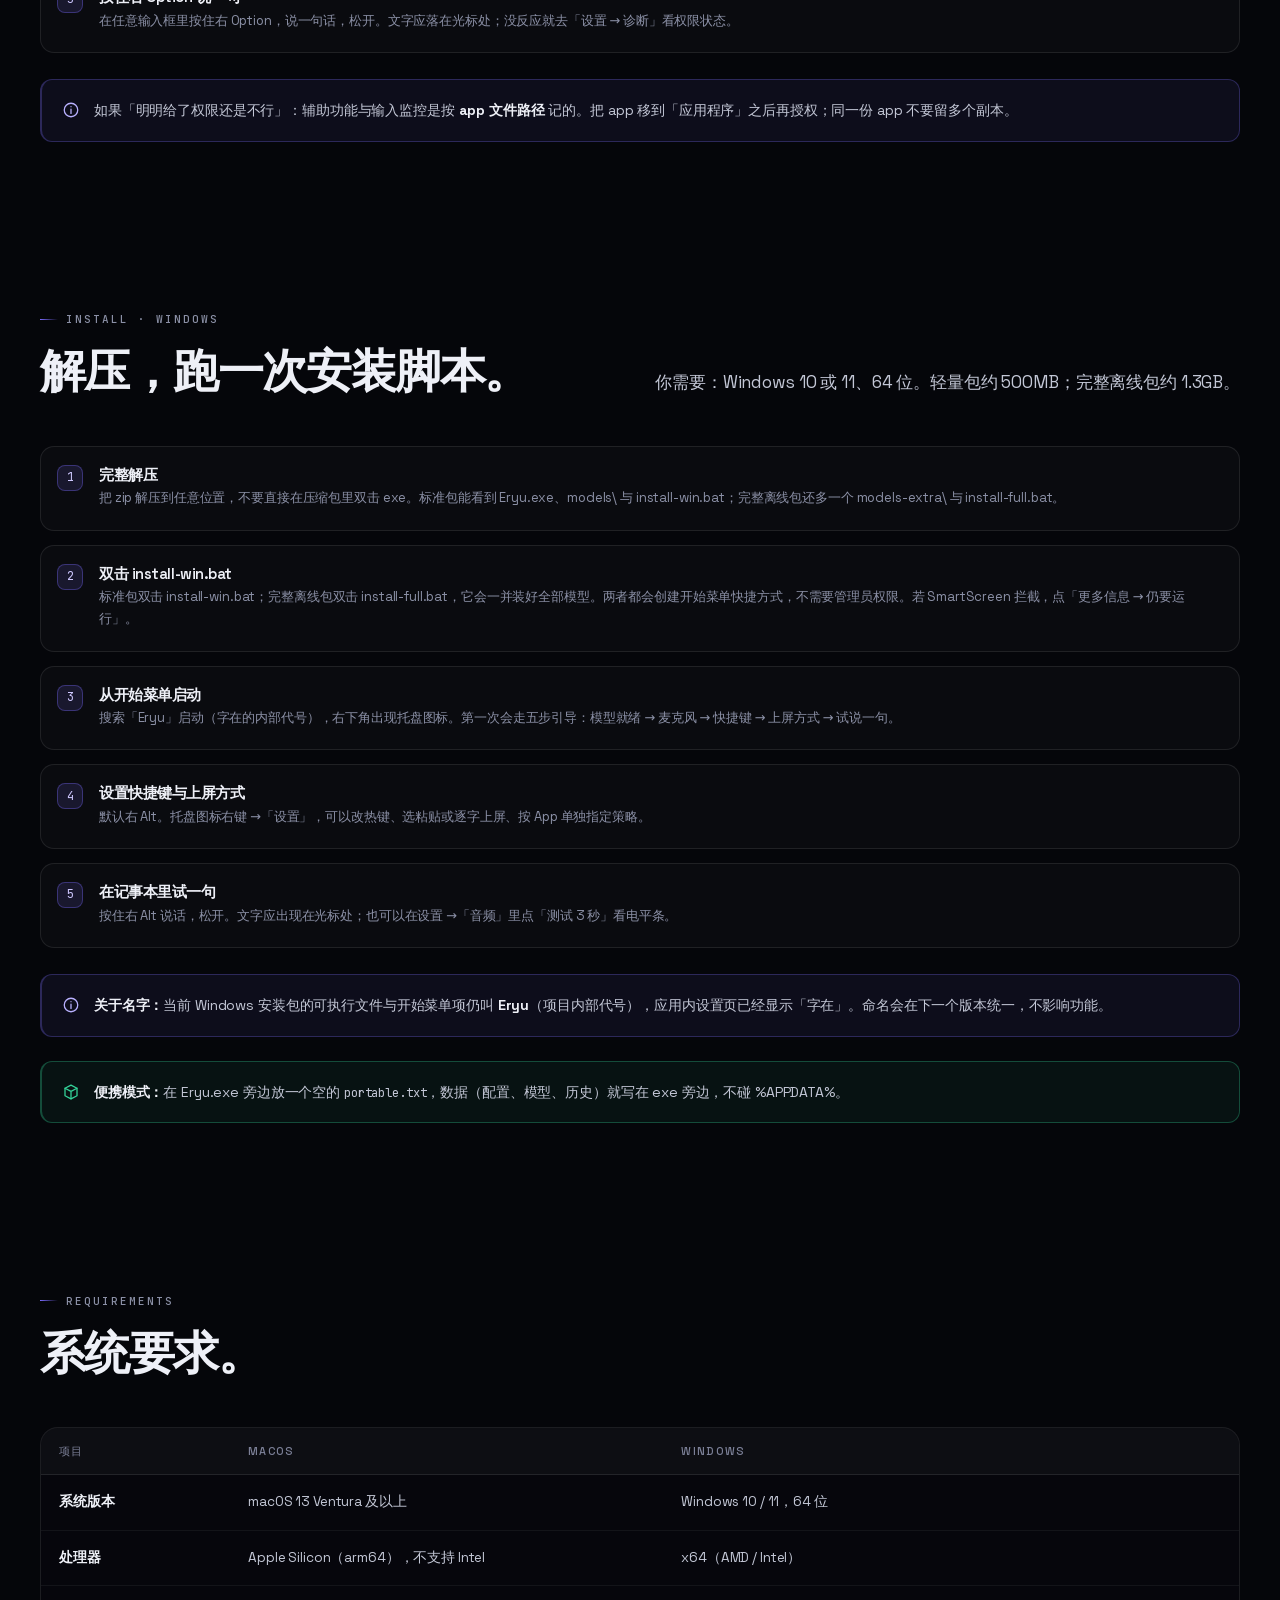
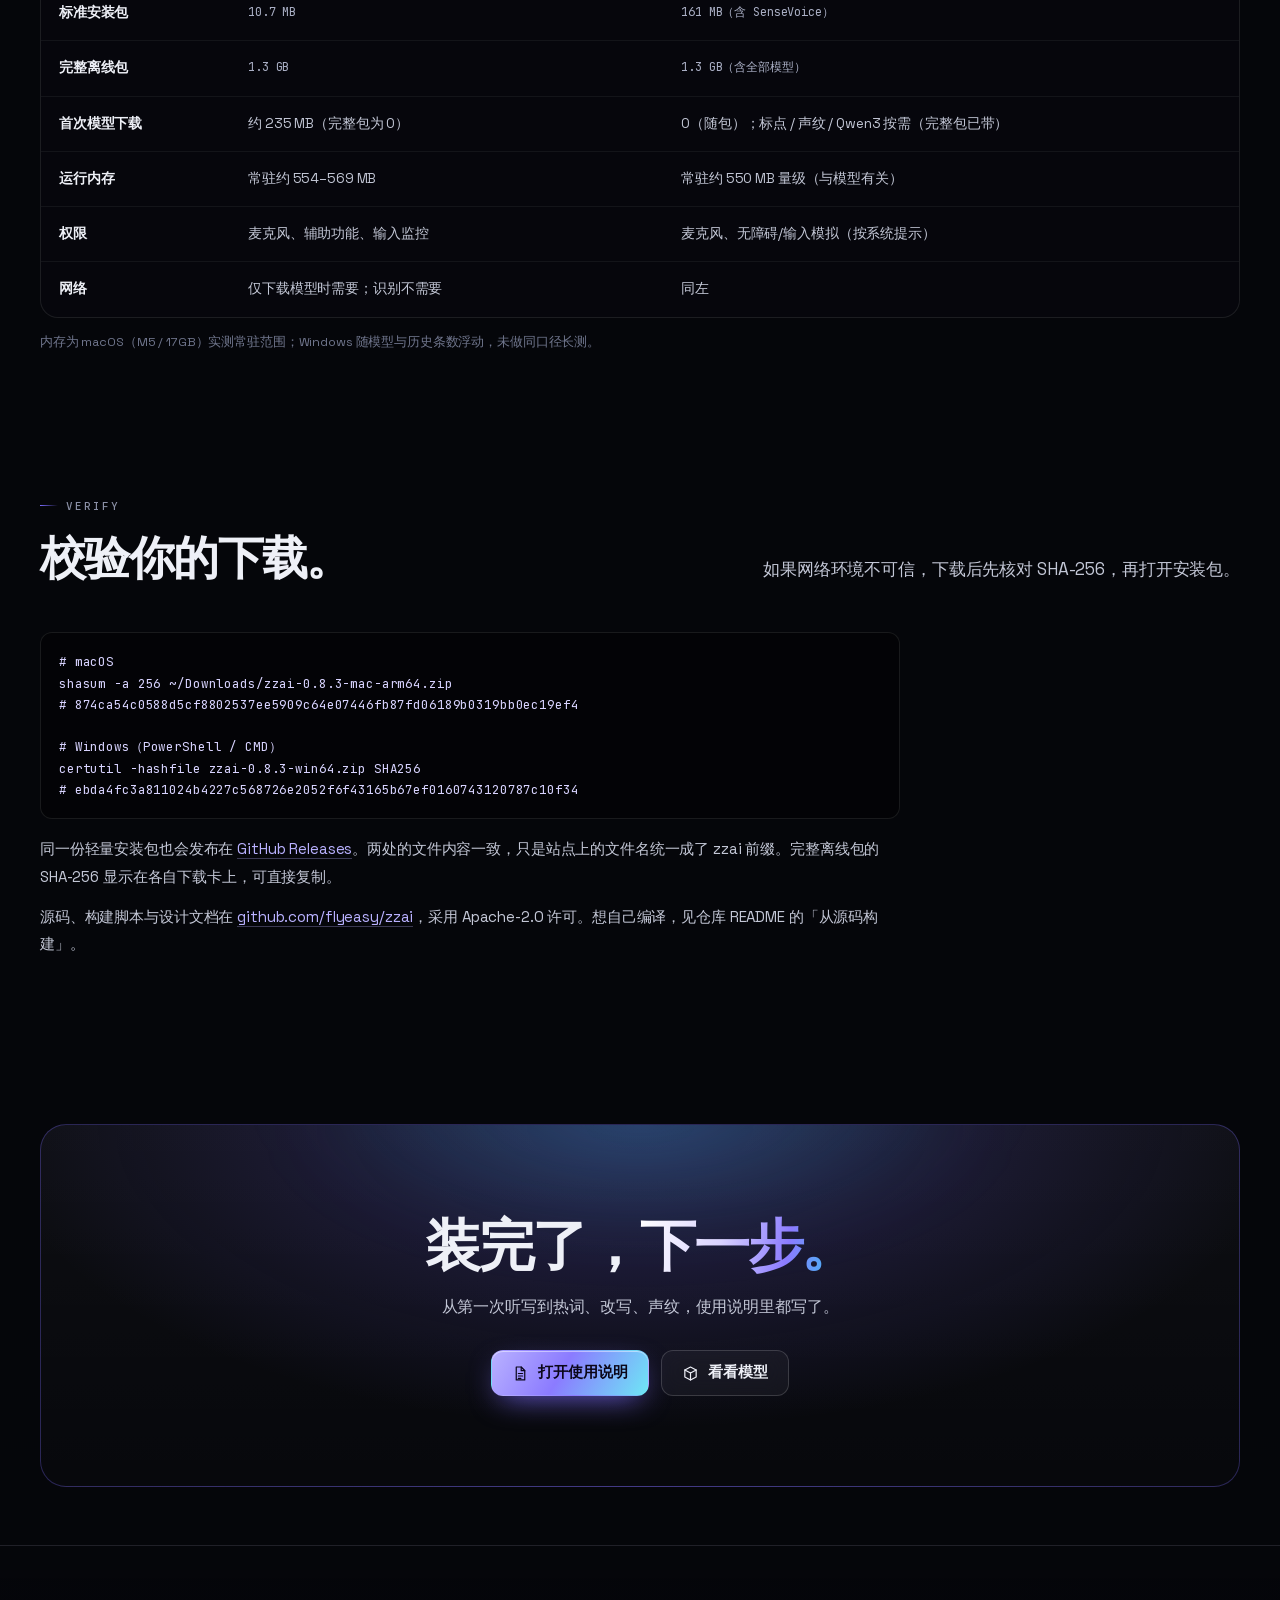
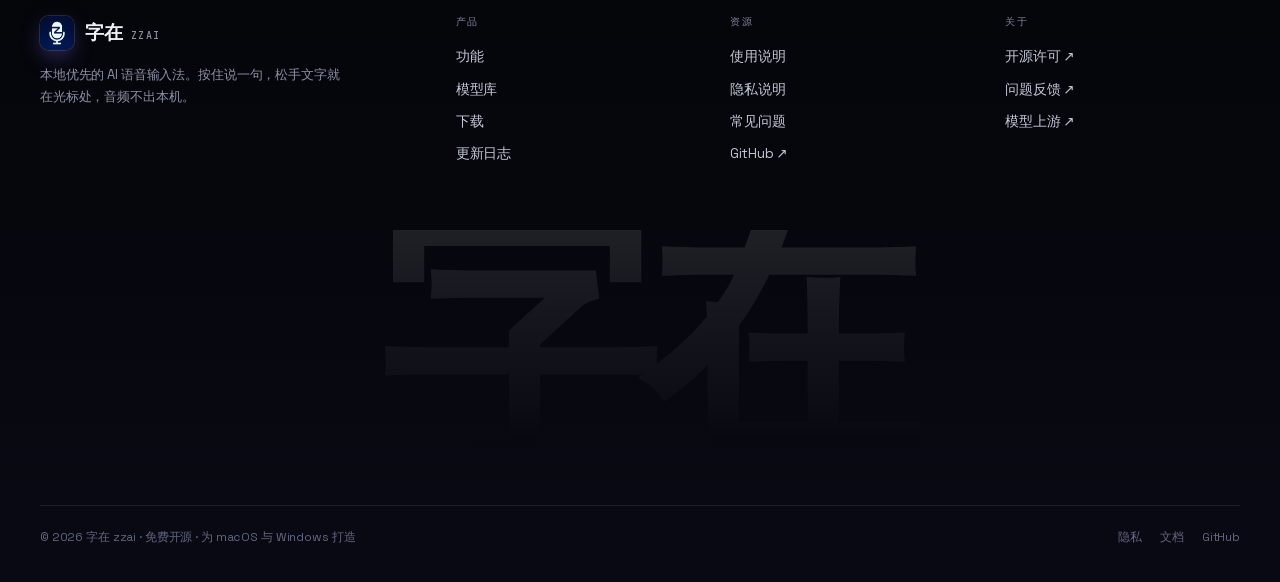
<file: website/download.html>
<!doctype html>
<html lang="zh-CN">
<head>
<meta charset="utf-8">
<meta name="viewport" content="width=device-width, initial-scale=1">
<title>下载 — 字在 zzai 本地 AI 语音输入法</title>
<meta name="description" content="下载字在 v0.8.3：macOS（Apple Silicon，10.7MB）与 Windows（x64，161MB，随包含 SenseVoice），另提供含全部模型的完整离线包。含安装步骤、模型单独下载、系统要求与 SHA-256 校验。">
<meta name="theme-color" content="#05060a">
<link rel="canonical" href="https://zzai.harmonyos.fun/download.html">
<meta property="og:type" content="website">
<meta property="og:title" content="下载字在 v0.8.3">
<meta property="og:description" content="macOS 与 Windows 两个平台，免费开源。可选含全部模型的完整离线包，一次装齐。">
<meta property="og:url" content="https://zzai.harmonyos.fun/download.html">
<meta property="og:image" content="https://zzai.harmonyos.fun/assets/img/og.png">
<link rel="icon" type="image/png" sizes="32x32" href="assets/img/favicon-32.png">
<link rel="apple-touch-icon" href="assets/img/apple-touch-icon.png">
<script src="assets/js/boot.js"></script>
<link rel="stylesheet" href="assets/css/site.css">
</head>
<body>
<a class="skip" href="#main">跳到主要内容</a>

<header class="topbar">
  <div class="wrap nav">
    <a class="brand" href="index.html" aria-label="字在首页">
      <img src="assets/img/logo.png" alt="" width="34" height="34">
      <span class="brand-name">字在 <small>zzai</small></span>
    </a>
    <nav class="nav-links" aria-label="主导航">
      <a href="index.html#features">功能</a>
      <a href="models.html">模型</a>
      <a href="download.html" aria-current="page">下载</a>
      <a href="docs.html">使用说明</a>
      <a href="changelog.html">更新</a>
    </nav>
    <div class="nav-right">
      <a class="nav-gh" href="https://github.com/flyeasy/zzai" target="_blank" rel="noopener" aria-label="GitHub 仓库">
        <svg><use href="assets/img/icons.svg#i-github"/></svg><span>GitHub</span>
      </a>
      <a class="btn btn-primary btn-sm" href="#mac">下载</a>
      <button class="nav-toggle" aria-label="展开菜单" aria-expanded="false"><span></span></button>
    </div>
  </div>
</header>
<div class="mobile-menu">
  <a href="index.html#features">功能</a>
  <a href="models.html">模型</a>
  <a href="download.html">下载</a>
  <a href="docs.html">使用说明</a>
  <a href="changelog.html">更新</a>
  <a href="https://github.com/flyeasy/zzai" target="_blank" rel="noopener">GitHub ↗</a>
</div>

<main id="main">
  <section class="page-hero">
    <div class="wrap">
      <div class="crumb"><a href="index.html">首页</a> / 下载</div>
      <h1>下载字在</h1>
      <p>两个平台，同一套本地识别链路。选你的系统，按步骤走完即可开始。<strong>免费、无账号、无需注册。</strong></p>
      <div class="hero-meta" style="margin-top:26px">
        <span>v0.8.3</span><span>·</span><span>2026-11-22 发布</span><span>·</span><span>macOS 13+ Apple Silicon / Windows 10、11 x64</span>
      </div>
      <div style="display:flex;align-items:center;gap:18px;margin-top:26px">
        <img src="assets/img/qr-download.png" alt="扫码打开下载页" width="96" height="96" style="border-radius:12px;background:#fff;padding:6px">
        <span style="color:#9aa0b8;font-size:14px">手机扫码打开本页面</span>
      </div>
    </div>
  </section>

  <section style="padding:10px 0 30px">
    <div class="wrap">
      <div class="dl-grid">
        <article class="dl-card primary" id="mac" data-reveal>
          <div class="dl-os">
            <svg><use href="assets/img/icons.svg#i-apple"/></svg>
            <h3>macOS</h3>
            <span class="ver">v0.8.3 · arm64</span>
          </div>
          <div class="dl-meta">
            <span><svg><use href="assets/img/icons.svg#i-dl"/></svg> 10.7 MB · 不含模型</span>
            <span><svg><use href="assets/img/icons.svg#i-cpu"/></svg> Apple Silicon</span>
            <span><svg><use href="assets/img/icons.svg#i-box"/></svg> macOS 13+</span>
          </div>
          <p style="color:#9aa0b8;font-size:13.5px;line-height:1.8">
            下载后首次启动需要下载约 <strong style="color:#eef0f7">235MB</strong> 模型（SenseVoice + 标点 + 降噪），之后可完全离线使用。
          </p>
          <div style="margin-top:22px">
            <a class="btn btn-primary btn-block" href="/dl/zzai-0.8.3-mac-arm64.zip" download>
              <svg><use href="assets/img/icons.svg#i-dl"/></svg> 下载 macOS 版
            </a>
          </div>
          <div class="sha"><code id="sha-mac">874ca54c0588d5cf8802537ee5909c64e07446fb87fd06189b0319bb0ec19ef4</code><button type="button" data-copy="sha-mac">复制</button></div>
        </article>

        <article class="dl-card" id="windows" data-reveal data-reveal-delay="1">
          <div class="dl-os">
            <svg><use href="assets/img/icons.svg#i-win"/></svg>
            <h3>Windows</h3>
            <span class="ver">v0.8.3 · x64</span>
          </div>
          <div class="dl-meta">
            <span><svg><use href="assets/img/icons.svg#i-dl"/></svg> 161 MB · 含模型</span>
            <span><svg><use href="assets/img/icons.svg#i-cpu"/></svg> x64</span>
            <span><svg><use href="assets/img/icons.svg#i-box"/></svg> Windows 10/11</span>
          </div>
          <p style="color:#9aa0b8;font-size:13.5px;line-height:1.8">
            随包附带 SenseVoice 与运行库，装完直接可用。首次只会在你主动开启标点、声纹或 Qwen3 时按需下载。
          </p>
          <div style="margin-top:22px">
            <a class="btn btn-ghost btn-block" href="/dl/zzai-0.8.3-win64.zip" download>
              <svg><use href="assets/img/icons.svg#i-dl"/></svg> 下载 Windows 版
            </a>
          </div>
          <div class="sha"><code id="sha-win">ebda4fc3a811024b4227c568726e2052f6f43165b67ef0160743120787c10f34</code><button type="button" data-copy="sha-win">复制</button></div>
        </article>
      </div>

      <div class="callout warn" data-reveal style="margin-top:22px">
        <svg><use href="assets/img/icons.svg#i-alert"/></svg>
        <div>
          <strong>两个安装包都没有做代码签名与公证。</strong>这是当前版本的已知限制，不是下载损坏。
          macOS 首次打开需要去「系统设置 → 隐私与安全性」点「仍要打开」；Windows 的 SmartScreen 需要点「更多信息 → 仍要运行」。
        </div>
      </div>
    </div>
  </section>

  <section class="section" id="full" style="padding-top:56px">
    <div class="wrap">
      <div class="section-head">
        <div>
          <div class="eyebrow">Offline bundle</div>
          <h2 class="h2">一次拿全，<span class="grad-text">彻底离线。</span></h2>
        </div>
        <p class="lede">把六个模型一起塞进安装包。适合离线机器、内网，或不想等首次下载的人；文件很大，只想要轻量安装就用上面的版本。</p>
      </div>
      <div class="dl-grid">
        <article class="dl-card full" data-reveal>
          <div class="dl-os">
            <svg><use href="assets/img/icons.svg#i-apple"/></svg>
            <h3>macOS 完整离线版</h3>
            <span class="ver">v0.8.3 · arm64</span>
          </div>
          <div class="dl-meta">
            <span><svg><use href="assets/img/icons.svg#i-dl"/></svg> 1.3 GB · 含全部模型</span>
            <span><svg><use href="assets/img/icons.svg#i-box"/></svg> 解压后约 1.3 GB</span>
          </div>
          <p style="color:#9aa0b8;font-size:13.5px;line-height:1.8">
            解压后双击 <code>install-models.command</code>，脚本会把模型复制到 <code>~/.eryu/models</code> 并打开应用；也可以自己复制。首次打开仍需「仍要打开」。
          </p>
          <div style="margin-top:22px">
            <a class="btn btn-ghost btn-block" href="/dl/zzai-0.8.3-mac-arm64-full.zip" download>
              <svg><use href="assets/img/icons.svg#i-dl"/></svg> 下载完整离线包
            </a>
          </div>
          <div class="sha"><code id="sha-mac-full">734d07a9204b443e309e08e867f6fcbfa64716cd24459fab5fb9c2724798e180</code><button type="button" data-copy="sha-mac-full">复制</button></div>
        </article>

        <article class="dl-card full" data-reveal data-reveal-delay="1">
          <div class="dl-os">
            <svg><use href="assets/img/icons.svg#i-win"/></svg>
            <h3>Windows 完整离线版</h3>
            <span class="ver">v0.8.3 · x64</span>
          </div>
          <div class="dl-meta">
            <span><svg><use href="assets/img/icons.svg#i-dl"/></svg> 1.3 GB · 含全部模型</span>
            <span><svg><use href="assets/img/icons.svg#i-box"/></svg> 解压后约 1.3 GB</span>
          </div>
          <p style="color:#9aa0b8;font-size:13.5px;line-height:1.8">
            解压后双击 <code>install-full.bat</code>：安装应用、复制全部模型、创建开始菜单项，完成后自动启动。标点、声纹、Qwen3 都不用再下。
          </p>
          <div style="margin-top:22px">
            <a class="btn btn-ghost btn-block" href="/dl/zzai-0.8.3-win64-full.zip" download>
              <svg><use href="assets/img/icons.svg#i-dl"/></svg> 下载完整离线包
            </a>
          </div>
          <div class="sha"><code id="sha-win-full">41fa61a1bc72fd7ae8ee8a2aaa2445b4f3ad9f70678c131ce808f364773aed38</code><button type="button" data-copy="sha-win-full">复制</button></div>
        </article>
      </div>
      <div class="callout" data-reveal style="margin-top:22px">
        <svg><use href="assets/img/icons.svg#i-info"/></svg>
        <div>完整包里的应用本体与轻量包完全相同，只是多带了模型。装好之后识别链路不需要联网；只有你手动开启润色、诊断上传时才会联网。</div>
      </div>
    </div>
  </section>

  <section class="section" id="models-dl" style="padding-top:36px">
    <div class="wrap">
      <div class="section-head">
        <div>
          <div class="eyebrow">Model files</div>
          <h2 class="h2">只补某一个模型。</h2>
        </div>
        <p class="lede">已经装好应用、只缺某个模型时，可以单独下载。完整离线版已经包含下表全部内容，不需要重复下载。</p>
      </div>
      <div class="table-wrap" data-reveal>
        <table class="model model-dl">
          <thead><tr><th>模型</th><th>用途</th><th>解包 / 下载</th><th>获取</th></tr></thead>
          <tbody>
            <tr>
              <td>SenseVoice<span class="tag">必需</span></td>
              <td>默认识别引擎，中英混说</td>
              <td class="mono">247 / 166 MB</td>
              <td><a class="dl-mini" href="https://officeace.harmonyos.fun/eryu-models/sherpa-onnx-sense-voice-zh-en-ja-ko-yue-int8-2025-09-09.tar.bz2">下载 ↗</a></td>
            </tr>
            <tr>
              <td>Qwen3-ASR</td>
              <td>短句精度档，比 SenseVoice 慢约 3 倍</td>
              <td class="mono">972 / 879 MB</td>
              <td><a class="dl-mini" href="https://officeace.harmonyos.fun/eryu-models/sherpa-onnx-qwen3-asr-0.6B-int8-2026-03-25.tar.bz2">下载 ↗</a></td>
            </tr>
            <tr>
              <td>标点模型</td>
              <td>自动补标点，默认开启</td>
              <td class="mono">76 / 65 MB</td>
              <td><a class="dl-mini" href="https://officeace.harmonyos.fun/eryu-models/sherpa-onnx-punct-ct-transformer-zh-en-vocab272727-2024-04-12-int8.tar.bz2">下载 ↗</a></td>
            </tr>
            <tr>
              <td>声纹模型</td>
              <td>「只录我的声音」用的说话人向量</td>
              <td class="mono">39 MB</td>
              <td><a class="dl-mini" href="https://officeace.harmonyos.fun/eryu-models/3dspeaker_speech_eres2net_base_sv_zh-cn_3dspeaker_16k.onnx">下载 ↗</a></td>
            </tr>
            <tr>
              <td>GTCRN 降噪</td>
              <td>压住持续的环境噪声</td>
              <td class="mono">1 MB</td>
              <td><a class="dl-mini" href="https://officeace.harmonyos.fun/eryu-models/gtcrn_simple.onnx">下载 ↗</a></td>
            </tr>
            <tr>
              <td>Silero VAD</td>
              <td>判断「说完了没有」</td>
              <td class="mono">1 MB</td>
              <td><a class="dl-mini" href="https://officeace.harmonyos.fun/eryu-models/silero_vad.onnx">下载 ↗</a></td>
            </tr>
          </tbody>
        </table>
      </div>
      <div class="prose" data-reveal style="margin-top:18px;max-width:860px">
        <p>手动安装：<code>.tar.bz2</code> 解压到 <code>~/.eryu/models/</code>（Windows 为 <code>%APPDATA%\Eryu\models\</code>），<code>.onnx</code> 直接放进去。应用设置里的「模型」页会识别已有文件；也可以在应用内直接下载，支持断点续传。</p>
        <p>镜像地址与上游来源、许可信息见 <a href="models.html">模型库</a>。</p>
      </div>
    </div>
  </section>

  <section class="section" id="install-mac" style="padding-top:56px">
    <div class="wrap">
      <div class="section-head">
        <div>
          <div class="eyebrow">Install · macOS</div>
          <h2 class="h2">装好，大约三分钟。</h2>
        </div>
        <p class="lede">你需要：Apple Silicon Mac、macOS 13 或更新。轻量包约占 300MB；完整离线包约 1.3GB。</p>
      </div>
      <div class="steps-list" data-reveal>
        <div class="s">
          <h4>解压，拖进「应用程序」</h4>
          <p>双击 zip 得到 Eryu.app，把它拖到「应用程序」文件夹。不要直接在压缩包里运行。</p>
        </div>
        <div class="s">
          <h4>第一次打开被系统拦下</h4>
          <p>提示「无法验证开发者」时，打开「系统设置 → 隐私与安全性」，在页面下方点「仍要打开」，再输入一次密码确认。</p>
        </div>
        <div class="s">
          <h4>准备模型</h4>
          <p>轻量包：首次启动会问是否下载语音模型（SenseVoice 约 247MB、标点 65MB、降噪约 1MB），使用默认镜像，几分钟内完成。完整离线包：双击包内的 <code>install-models.command</code>，它会把模型复制到 <code>~/.eryu/models</code> 并打开应用。</p>
        </div>
        <div class="s">
          <h4>授予三项权限</h4>
          <p>麦克风（收音）、辅助功能（粘贴上屏、单键热键）、输入监控（键盘监听与合成 ⌘V）。少一项都能识别，但可能无法自动上屏。</p>
        </div>
        <div class="s">
          <h4>按住右 Option 说一句</h4>
          <p>在任意输入框里按住右 Option，说一句话，松开。文字应落在光标处；没反应就去「设置 → 诊断」看权限状态。</p>
        </div>
      </div>
      <div class="callout">
        <svg><use href="assets/img/icons.svg#i-info"/></svg>
        <div>如果「明明给了权限还是不行」：辅助功能与输入监控是按 <strong>app 文件路径</strong> 记的。把 app 移到「应用程序」之后再授权；同一份 app 不要留多个副本。</div>
      </div>
    </div>
  </section>

  <section class="section" id="install-win" style="padding-top:40px">
    <div class="wrap">
      <div class="section-head">
        <div>
          <div class="eyebrow">Install · Windows</div>
          <h2 class="h2">解压，跑一次安装脚本。</h2>
        </div>
        <p class="lede">你需要：Windows 10 或 11、64 位。轻量包约 500MB；完整离线包约 1.3GB。</p>
      </div>
      <div class="steps-list" data-reveal>
        <div class="s">
          <h4>完整解压</h4>
          <p>把 zip 解压到任意位置，不要直接在压缩包里双击 exe。标准包能看到 Eryu.exe、models\ 与 install-win.bat；完整离线包还多一个 models-extra\ 与 install-full.bat。</p>
        </div>
        <div class="s">
          <h4>双击 install-win.bat</h4>
          <p>标准包双击 install-win.bat；完整离线包双击 install-full.bat，它会一并装好全部模型。两者都会创建开始菜单快捷方式，不需要管理员权限。若 SmartScreen 拦截，点「更多信息 → 仍要运行」。</p>
        </div>
        <div class="s">
          <h4>从开始菜单启动</h4>
          <p>搜索「Eryu」启动（字在的内部代号），右下角出现托盘图标。第一次会走五步引导：模型就绪 → 麦克风 → 快捷键 → 上屏方式 → 试说一句。</p>
        </div>
        <div class="s">
          <h4>设置快捷键与上屏方式</h4>
          <p>默认右 Alt。托盘图标右键 →「设置」，可以改热键、选粘贴或逐字上屏、按 App 单独指定策略。</p>
        </div>
        <div class="s">
          <h4>在记事本里试一句</h4>
          <p>按住右 Alt 说话，松开。文字应出现在光标处；也可以在设置 →「音频」里点「测试 3 秒」看电平条。</p>
        </div>
      </div>
      <div class="callout">
        <svg><use href="assets/img/icons.svg#i-info"/></svg>
        <div>
          <strong>关于名字：</strong>当前 Windows 安装包的可执行文件与开始菜单项仍叫 <strong>Eryu</strong>（项目内部代号），应用内设置页已经显示「字在」。命名会在下一个版本统一，不影响功能。
        </div>
      </div>
      <div class="callout ok">
        <svg><use href="assets/img/icons.svg#i-box"/></svg>
        <div><strong>便携模式：</strong>在 Eryu.exe 旁边放一个空的 <code>portable.txt</code>，数据（配置、模型、历史）就写在 exe 旁边，不碰 %APPDATA%。</div>
      </div>
    </div>
  </section>

  <section class="section" id="requirements" style="padding-top:40px">
    <div class="wrap">
      <div class="section-head">
        <div>
          <div class="eyebrow">Requirements</div>
          <h2 class="h2">系统要求。</h2>
        </div>
      </div>
      <div class="table-wrap" data-reveal>
        <table class="model req">
          <thead><tr><th>项目</th><th>macOS</th><th>Windows</th></tr></thead>
          <tbody>
            <tr><td>系统版本</td><td>macOS 13 Ventura 及以上</td><td>Windows 10 / 11，64 位</td></tr>
            <tr><td>处理器</td><td>Apple Silicon（arm64），不支持 Intel</td><td>x64（AMD / Intel）</td></tr>
            <tr><td>标准安装包</td><td class="mono">10.7 MB</td><td class="mono">161 MB（含 SenseVoice）</td></tr>
            <tr><td>完整离线包</td><td class="mono">1.3 GB</td><td class="mono">1.3 GB（含全部模型）</td></tr>
            <tr><td>首次模型下载</td><td>约 235 MB（完整包为 0）</td><td>0（随包）；标点 / 声纹 / Qwen3 按需（完整包已带）</td></tr>
            <tr><td>运行内存</td><td>常驻约 554–569 MB</td><td>常驻约 550 MB 量级（与模型有关）</td></tr>
            <tr><td>权限</td><td>麦克风、辅助功能、输入监控</td><td>麦克风、无障碍/输入模拟（按系统提示）</td></tr>
            <tr><td>网络</td><td>仅下载模型时需要；识别不需要</td><td>同左</td></tr>
          </tbody>
        </table>
      </div>
      <p style="margin-top:14px;color:#6f758c;font-size:12.5px">内存为 macOS（M5 / 17GB）实测常驻范围；Windows 随模型与历史条数浮动，未做同口径长测。</p>
    </div>
  </section>

  <section class="section" id="verify" style="padding-top:40px">
    <div class="wrap">
      <div class="section-head">
        <div>
          <div class="eyebrow">Verify</div>
          <h2 class="h2">校验你的下载。</h2>
        </div>
        <p class="lede">如果网络环境不可信，下载后先核对 SHA-256，再打开安装包。</p>
      </div>
      <div class="prose" data-reveal style="max-width:860px">
        <pre><code># macOS
shasum -a 256 ~/Downloads/zzai-0.8.3-mac-arm64.zip
# 874ca54c0588d5cf8802537ee5909c64e07446fb87fd06189b0319bb0ec19ef4

# Windows（PowerShell / CMD）
certutil -hashfile zzai-0.8.3-win64.zip SHA256
# ebda4fc3a811024b4227c568726e2052f6f43165b67ef0160743120787c10f34</code></pre>
        <p>同一份轻量安装包也会发布在 <a href="https://github.com/flyeasy/zzai/releases" target="_blank" rel="noopener">GitHub Releases</a>。两处的文件内容一致，只是站点上的文件名统一成了 zzai 前缀。完整离线包的 SHA-256 显示在各自下载卡上，可直接复制。</p>
        <p>源码、构建脚本与设计文档在 <a href="https://github.com/flyeasy/zzai" target="_blank" rel="noopener">github.com/flyeasy/zzai</a>，采用 Apache-2.0 许可。想自己编译，见仓库 README 的「从源码构建」。</p>
      </div>
    </div>
  </section>

  <section class="section-tight">
    <div class="wrap">
      <div class="cta" data-reveal>
        <h2>装完了，<span class="grad-text">下一步。</span></h2>
        <p>从第一次听写到热词、改写、声纹，使用说明里都写了。</p>
        <div class="hero-cta">
          <a class="btn btn-primary" href="docs.html"><svg><use href="assets/img/icons.svg#i-doc"/></svg> 打开使用说明</a>
          <a class="btn btn-ghost" href="models.html"><svg><use href="assets/img/icons.svg#i-box"/></svg> 看看模型</a>
        </div>
      </div>
    </div>
  </section>
</main>

<footer class="footer">
  <div class="wrap">
    <div class="foot-grid">
      <div class="foot-brand">
        <a class="brand" href="index.html">
          <img src="assets/img/logo.png" alt="" width="34" height="34">
          <span class="brand-name">字在 <small>zzai</small></span>
        </a>
        <p>本地优先的 AI 语音输入法。按住说一句，松手文字就在光标处，音频不出本机。</p>
      </div>
      <div class="foot-col">
        <h4>产品</h4>
        <a href="index.html#features">功能</a>
        <a href="models.html">模型库</a>
        <a href="download.html">下载</a>
        <a href="changelog.html">更新日志</a>
      </div>
      <div class="foot-col">
        <h4>资源</h4>
        <a href="docs.html">使用说明</a>
        <a href="privacy.html">隐私说明</a>
        <a href="index.html#faq">常见问题</a>
        <a href="https://github.com/flyeasy/zzai" target="_blank" rel="noopener">GitHub ↗</a>
      </div>
      <div class="foot-col">
        <h4>关于</h4>
        <a href="https://github.com/flyeasy/zzai/blob/main/LICENSE" target="_blank" rel="noopener">开源许可 ↗</a>
        <a href="https://github.com/flyeasy/zzai/issues" target="_blank" rel="noopener">问题反馈 ↗</a>
        <a href="https://github.com/k2-fsa/sherpa-onnx/releases" target="_blank" rel="noopener">模型上游 ↗</a>
      </div>
    </div>
    <div class="wordmark" aria-hidden="true">字在</div>
    <div class="foot-bottom">
      <span>© <span data-year>2026</span> 字在 zzai · 免费开源 · 为 macOS 与 Windows 打造</span>
      <span class="links">
        <a href="privacy.html">隐私</a>
        <a href="docs.html">文档</a>
        <a href="https://github.com/flyeasy/zzai" target="_blank" rel="noopener">GitHub</a>
      </span>
    </div>
  </div>
</footer>

<script src="assets/js/site.js"></script>
</body>
</html>
</file>
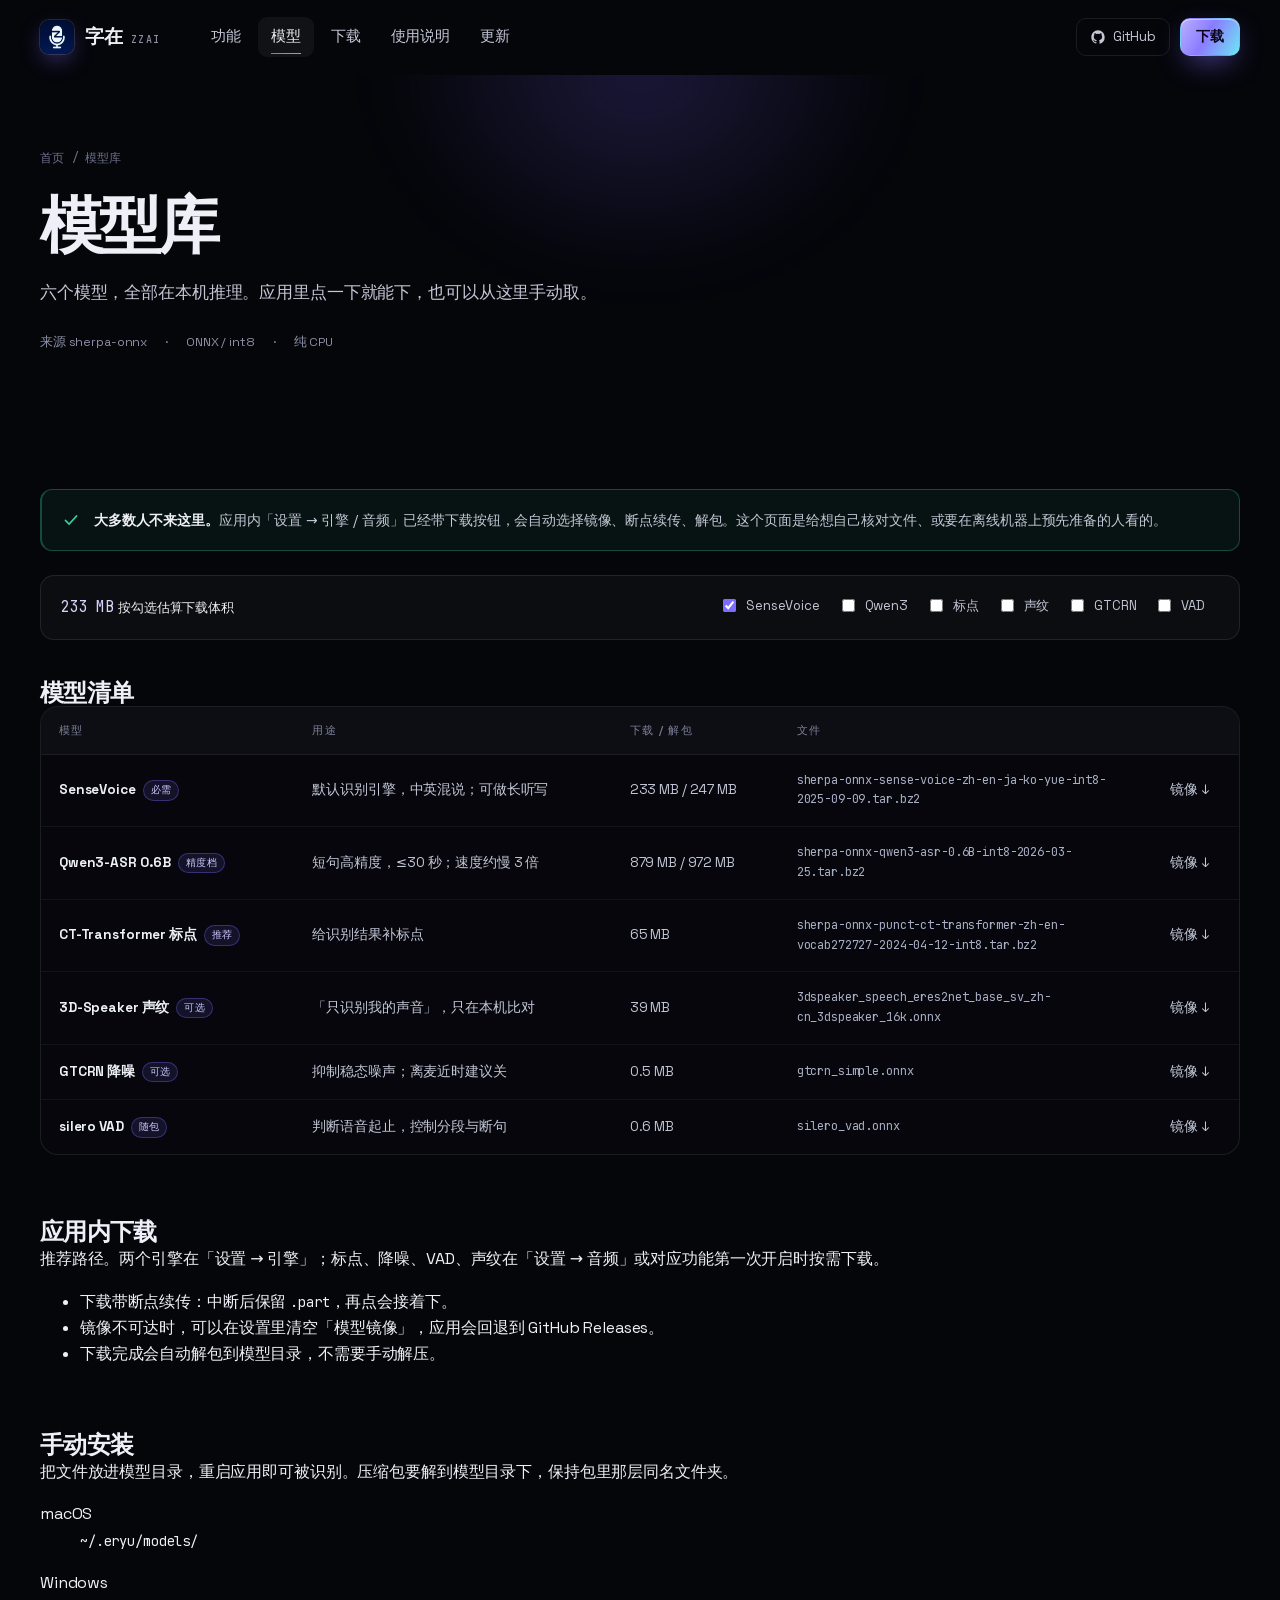
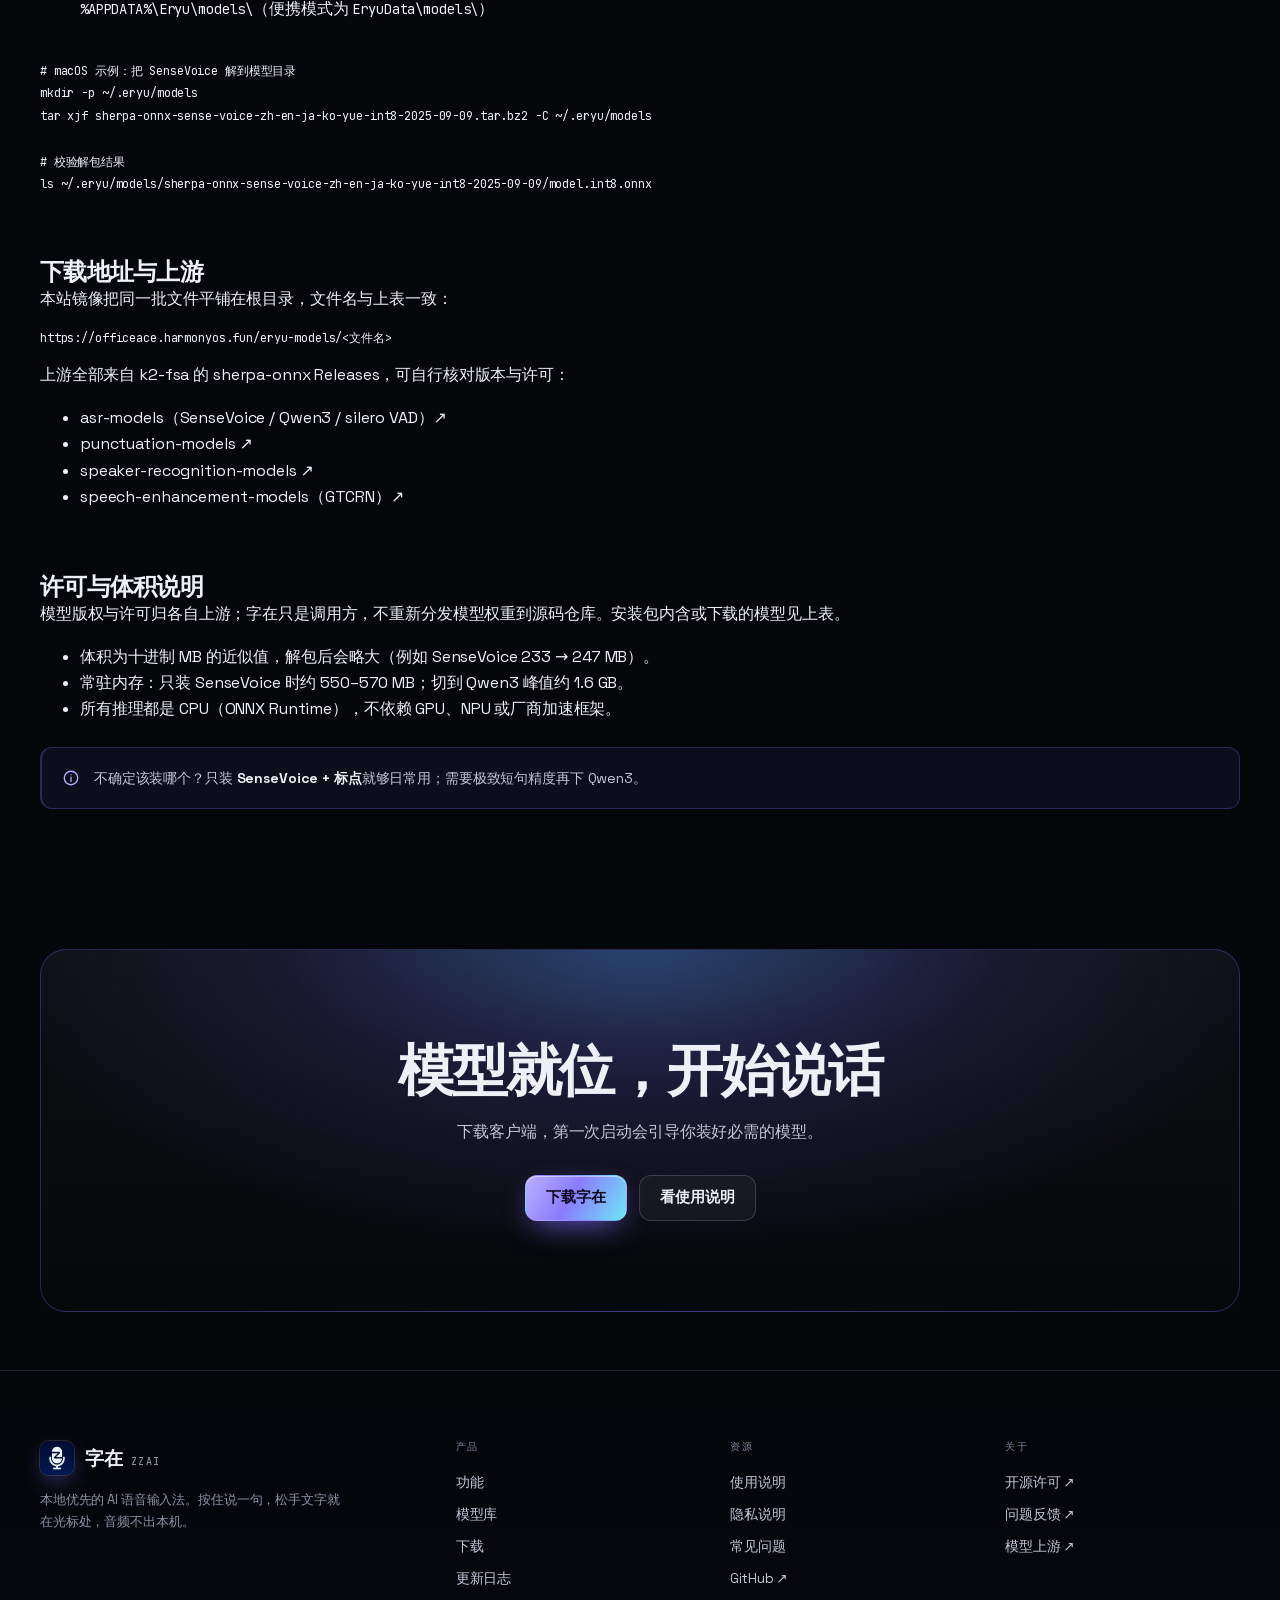
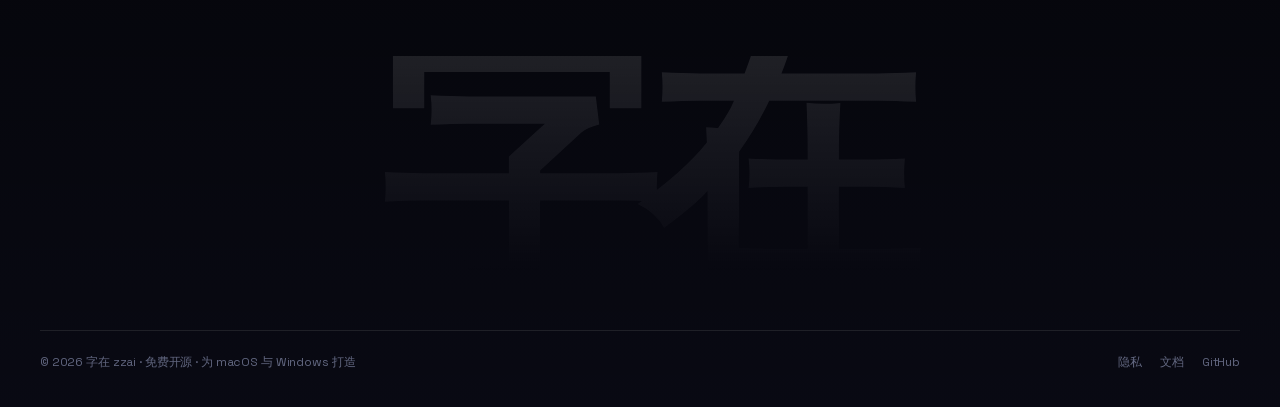
<file: website/models.html>
<!doctype html>
<html lang="zh-CN">
<head>
<meta charset="utf-8">
<meta name="viewport" content="width=device-width, initial-scale=1">
<title>模型库 — 字在 zzai</title>
<meta name="description" content="字在用的六个本机模型：SenseVoice、Qwen3-ASR、标点、声纹、GTCRN 降噪、silero VAD。体积、用途、下载地址与手动安装位置。">
<meta name="theme-color" content="#05060a">
<link rel="canonical" href="https://zzai.harmonyos.fun/models.html">
<meta property="og:type" content="article">
<meta property="og:title" content="字在模型库">
<meta property="og:description" content="六个模型，全部在本机推理。看清体积再下载。">
<meta property="og:url" content="https://zzai.harmonyos.fun/models.html">
<meta property="og:image" content="https://zzai.harmonyos.fun/assets/img/og.png">
<link rel="icon" type="image/png" sizes="32x32" href="assets/img/favicon-32.png">
<link rel="apple-touch-icon" href="assets/img/apple-touch-icon.png">
<script src="assets/js/boot.js"></script>
<link rel="stylesheet" href="assets/css/site.css">
</head>
<body>
<a class="skip" href="#main">跳到主要内容</a>

<header class="topbar">
  <div class="wrap nav">
    <a class="brand" href="index.html" aria-label="字在首页">
      <img src="assets/img/logo.png" alt="" width="34" height="34">
      <span class="brand-name">字在 <small>zzai</small></span>
    </a>
    <nav class="nav-links" aria-label="主导航">
      <a href="index.html#features">功能</a>
      <a href="models.html" aria-current="page">模型</a>
      <a href="download.html">下载</a>
      <a href="docs.html">使用说明</a>
      <a href="changelog.html">更新</a>
    </nav>
    <div class="nav-right">
      <a class="nav-gh" href="https://github.com/flyeasy/zzai" target="_blank" rel="noopener" aria-label="GitHub 仓库">
        <svg><use href="assets/img/icons.svg#i-github"/></svg><span>GitHub</span>
      </a>
      <a class="btn btn-primary btn-sm" href="download.html">下载</a>
      <button class="nav-toggle" aria-label="展开菜单" aria-expanded="false"><span></span></button>
    </div>
  </div>
</header>
<div class="mobile-menu">
  <a href="index.html#features">功能</a>
  <a href="models.html">模型</a>
  <a href="download.html">下载</a>
  <a href="docs.html">使用说明</a>
  <a href="changelog.html">更新</a>
  <a href="https://github.com/flyeasy/zzai" target="_blank" rel="noopener">GitHub ↗</a>
</div>

<main id="main">
  <section class="page-hero">
    <div class="wrap">
      <div class="crumb"><a href="index.html">首页</a> / 模型库</div>
      <h1>模型库</h1>
      <p>六个模型，全部在本机推理。应用里点一下就能下，也可以从这里手动取。</p>
      <div class="hero-meta" style="margin-top:24px">
        <span>来源 sherpa-onnx</span><span>·</span><span>ONNX / int8</span><span>·</span><span>纯 CPU</span>
      </div>
    </div>
  </section>

  <section class="section-tight">
    <div class="wrap">
      <div class="callout ok">
        <svg><use href="assets/img/icons.svg#i-check"/></svg>
        <div><strong>大多数人不来这里。</strong>应用内「设置 → 引擎 / 音频」已经带下载按钮，会自动选择镜像、断点续传、解包。这个页面是给想自己核对文件、或要在离线机器上预先准备的人看的。</div>
      </div>

      <div class="model-calc" data-model-calc>
        <div><span class="total">233 MB</span> <span class="muted" style="font-size:13px">按勾选估算下载体积</span></div>
        <div>
          <label><input type="checkbox" data-mb="233" checked> SenseVoice</label>
          <label><input type="checkbox" data-mb="879"> Qwen3</label>
          <label><input type="checkbox" data-mb="65"> 标点</label>
          <label><input type="checkbox" data-mb="39"> 声纹</label>
          <label><input type="checkbox" data-mb="0.5"> GTCRN</label>
          <label><input type="checkbox" data-mb="0.6"> VAD</label>
        </div>
      </div>

      <h2 style="margin-top:40px">模型清单</h2>
      <div class="table-wrap">
      <table class="model">
        <thead>
          <tr><th>模型</th><th>用途</th><th>下载 / 解包</th><th>文件</th><th></th></tr>
        </thead>
        <tbody>
          <tr>
            <td><strong>SenseVoice</strong><span class="tag">必需</span></td>
            <td>默认识别引擎，中英混说；可做长听写</td>
            <td>233 MB / 247 MB</td>
            <td class="mono">sherpa-onnx-sense-voice-zh-en-ja-ko-yue-int8-2025-09-09.tar.bz2</td>
            <td><a href="https://officeace.harmonyos.fun/eryu-models/sherpa-onnx-sense-voice-zh-en-ja-ko-yue-int8-2025-09-09.tar.bz2">镜像 ↓</a></td>
          </tr>
          <tr>
            <td><strong>Qwen3-ASR 0.6B</strong><span class="tag alt">精度档</span></td>
            <td>短句高精度，≤30 秒；速度约慢 3 倍</td>
            <td>879 MB / 972 MB</td>
            <td class="mono">sherpa-onnx-qwen3-asr-0.6B-int8-2026-03-25.tar.bz2</td>
            <td><a href="https://officeace.harmonyos.fun/eryu-models/sherpa-onnx-qwen3-asr-0.6B-int8-2026-03-25.tar.bz2">镜像 ↓</a></td>
          </tr>
          <tr>
            <td><strong>CT-Transformer 标点</strong><span class="tag">推荐</span></td>
            <td>给识别结果补标点</td>
            <td>65 MB</td>
            <td class="mono">sherpa-onnx-punct-ct-transformer-zh-en-vocab272727-2024-04-12-int8.tar.bz2</td>
            <td><a href="https://officeace.harmonyos.fun/eryu-models/sherpa-onnx-punct-ct-transformer-zh-en-vocab272727-2024-04-12-int8.tar.bz2">镜像 ↓</a></td>
          </tr>
          <tr>
            <td><strong>3D-Speaker 声纹</strong><span class="tag">可选</span></td>
            <td>「只识别我的声音」，只在本机比对</td>
            <td>39 MB</td>
            <td class="mono">3dspeaker_speech_eres2net_base_sv_zh-cn_3dspeaker_16k.onnx</td>
            <td><a href="https://officeace.harmonyos.fun/eryu-models/3dspeaker_speech_eres2net_base_sv_zh-cn_3dspeaker_16k.onnx">镜像 ↓</a></td>
          </tr>
          <tr>
            <td><strong>GTCRN 降噪</strong><span class="tag">可选</span></td>
            <td>抑制稳态噪声；离麦近时建议关</td>
            <td>0.5 MB</td>
            <td class="mono">gtcrn_simple.onnx</td>
            <td><a href="https://officeace.harmonyos.fun/eryu-models/gtcrn_simple.onnx">镜像 ↓</a></td>
          </tr>
          <tr>
            <td><strong>silero VAD</strong><span class="tag">随包</span></td>
            <td>判断语音起止，控制分段与断句</td>
            <td>0.6 MB</td>
            <td class="mono">silero_vad.onnx</td>
            <td><a href="https://officeace.harmonyos.fun/eryu-models/silero_vad.onnx">镜像 ↓</a></td>
          </tr>
        </tbody>
      </table>
      </div>

      <h2 style="margin-top:64px">应用内下载</h2>
      <p>推荐路径。两个引擎在「设置 → 引擎」；标点、降噪、VAD、声纹在「设置 → 音频」或对应功能第一次开启时按需下载。</p>
      <ul>
        <li>下载带断点续传：中断后保留 <code>.part</code>，再点会接着下。</li>
        <li>镜像不可达时，可以在设置里清空「模型镜像」，应用会回退到 GitHub Releases。</li>
        <li>下载完成会自动解包到模型目录，不需要手动解压。</li>
      </ul>

      <h2 style="margin-top:64px">手动安装</h2>
      <p>把文件放进模型目录，重启应用即可被识别。压缩包要解到模型目录下，保持包里那层同名文件夹。</p>
      <table class="kv" style="margin-top:14px">
        <dl><dt>macOS</dt><dd><code>~/.eryu/models/</code></dd></dl>
        <dl><dt>Windows</dt><dd><code>%APPDATA%\Eryu\models\</code>（便携模式为 <code>EryuData\models\</code>）</dd></dl>
      </table>
      <pre style="margin-top:18px"><code># macOS 示例：把 SenseVoice 解到模型目录
mkdir -p ~/.eryu/models
tar xjf sherpa-onnx-sense-voice-zh-en-ja-ko-yue-int8-2025-09-09.tar.bz2 -C ~/.eryu/models

# 校验解包结果
ls ~/.eryu/models/sherpa-onnx-sense-voice-zh-en-ja-ko-yue-int8-2025-09-09/model.int8.onnx</code></pre>

      <h2 style="margin-top:64px">下载地址与上游</h2>
      <p>本站镜像把同一批文件平铺在根目录，文件名与上表一致：</p>
      <pre><code>https://officeace.harmonyos.fun/eryu-models/&lt;文件名&gt;</code></pre>
      <p>上游全部来自 k2-fsa 的 sherpa-onnx Releases，可自行核对版本与许可：</p>
      <ul>
        <li><a href="https://github.com/k2-fsa/sherpa-onnx/releases/tag/asr-models" target="_blank" rel="noopener">asr-models（SenseVoice / Qwen3 / silero VAD）↗</a></li>
        <li><a href="https://github.com/k2-fsa/sherpa-onnx/releases/tag/punctuation-models" target="_blank" rel="noopener">punctuation-models ↗</a></li>
        <li><a href="https://github.com/k2-fsa/sherpa-onnx/releases/tag/speaker-recongition-models" target="_blank" rel="noopener">speaker-recognition-models ↗</a></li>
        <li><a href="https://github.com/k2-fsa/sherpa-onnx/releases/tag/speech-enhancement-models" target="_blank" rel="noopener">speech-enhancement-models（GTCRN）↗</a></li>
      </ul>

      <h2 style="margin-top:64px">许可与体积说明</h2>
      <p>模型版权与许可归各自上游；字在只是调用方，不重新分发模型权重到源码仓库。安装包内含或下载的模型见上表。</p>
      <ul>
        <li>体积为十进制 MB 的近似值，解包后会略大（例如 SenseVoice 233 → 247 MB）。</li>
        <li>常驻内存：只装 SenseVoice 时约 550–570 MB；切到 Qwen3 峰值约 1.6 GB。</li>
        <li>所有推理都是 CPU（ONNX Runtime），不依赖 GPU、NPU 或厂商加速框架。</li>
      </ul>

      <div class="callout">
        <svg><use href="assets/img/icons.svg#i-info"/></svg>
        <div>不确定该装哪个？只装 <strong>SenseVoice + 标点</strong>就够日常用；需要极致短句精度再下 Qwen3。</div>
      </div>
    </div>
  </section>

  <section class="section-tight">
    <div class="wrap">
      <div class="cta">
        <h2>模型就位，开始说话</h2>
        <p>下载客户端，第一次启动会引导你装好必需的模型。</p>
        <div class="hero-cta">
          <a class="btn btn-primary" href="download.html">下载字在</a>
          <a class="btn btn-ghost" href="docs.html">看使用说明</a>
        </div>
      </div>
    </div>
  </section>
</main>

<footer class="footer">
  <div class="wrap">
    <div class="foot-grid">
      <div class="foot-brand">
        <a class="brand" href="index.html">
          <img src="assets/img/logo.png" alt="" width="34" height="34">
          <span class="brand-name">字在 <small>zzai</small></span>
        </a>
        <p>本地优先的 AI 语音输入法。按住说一句，松手文字就在光标处，音频不出本机。</p>
      </div>
      <div class="foot-col">
        <h4>产品</h4>
        <a href="index.html#features">功能</a>
        <a href="models.html">模型库</a>
        <a href="download.html">下载</a>
        <a href="changelog.html">更新日志</a>
      </div>
      <div class="foot-col">
        <h4>资源</h4>
        <a href="docs.html">使用说明</a>
        <a href="privacy.html">隐私说明</a>
        <a href="index.html#faq">常见问题</a>
        <a href="https://github.com/flyeasy/zzai" target="_blank" rel="noopener">GitHub ↗</a>
      </div>
      <div class="foot-col">
        <h4>关于</h4>
        <a href="https://github.com/flyeasy/zzai/blob/main/LICENSE" target="_blank" rel="noopener">开源许可 ↗</a>
        <a href="https://github.com/flyeasy/zzai/issues" target="_blank" rel="noopener">问题反馈 ↗</a>
        <a href="https://github.com/k2-fsa/sherpa-onnx/releases" target="_blank" rel="noopener">模型上游 ↗</a>
      </div>
    </div>
    <div class="wordmark" aria-hidden="true">字在</div>
    <div class="foot-bottom">
      <span>© <span data-year>2026</span> 字在 zzai · 免费开源 · 为 macOS 与 Windows 打造</span>
      <span class="links">
        <a href="privacy.html">隐私</a>
        <a href="docs.html">文档</a>
        <a href="https://github.com/flyeasy/zzai" target="_blank" rel="noopener">GitHub</a>
      </span>
    </div>
  </div>
</footer>

<script src="assets/js/site.js"></script>
</body>
</html>
</file>
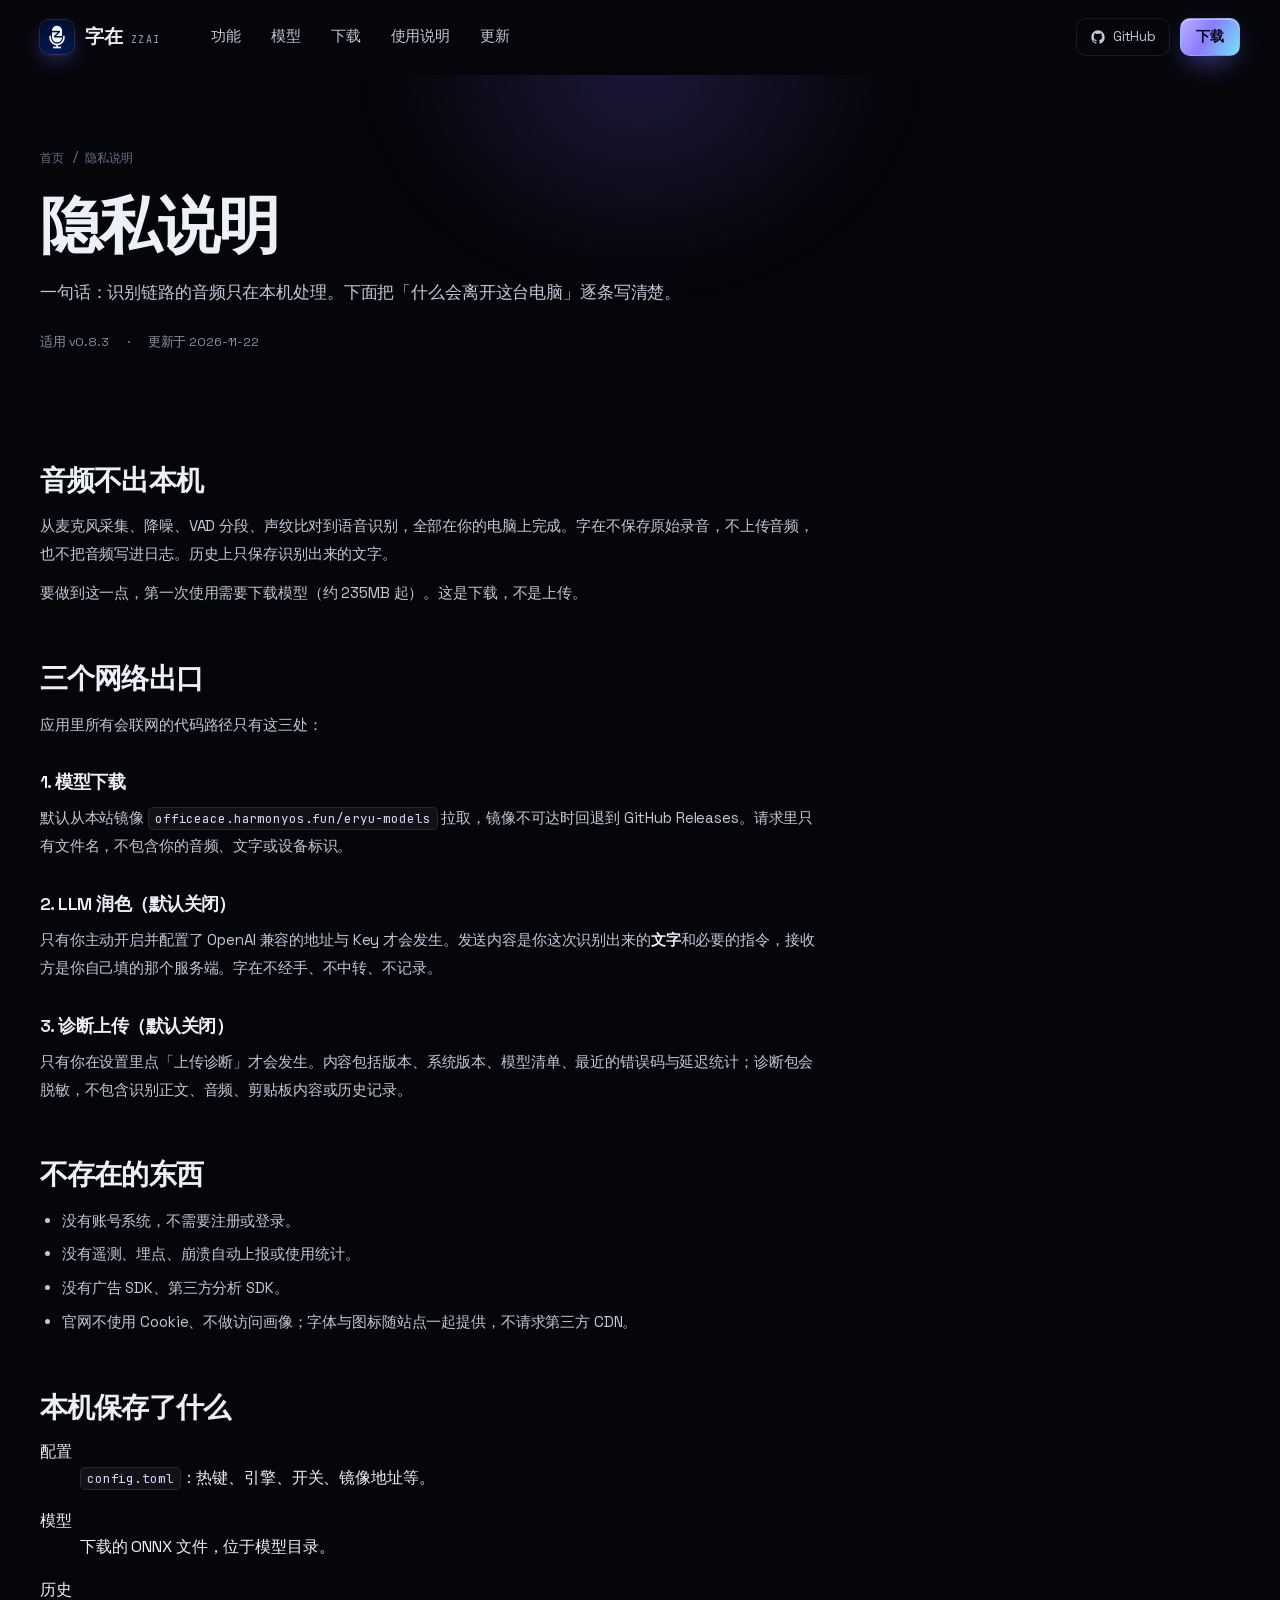
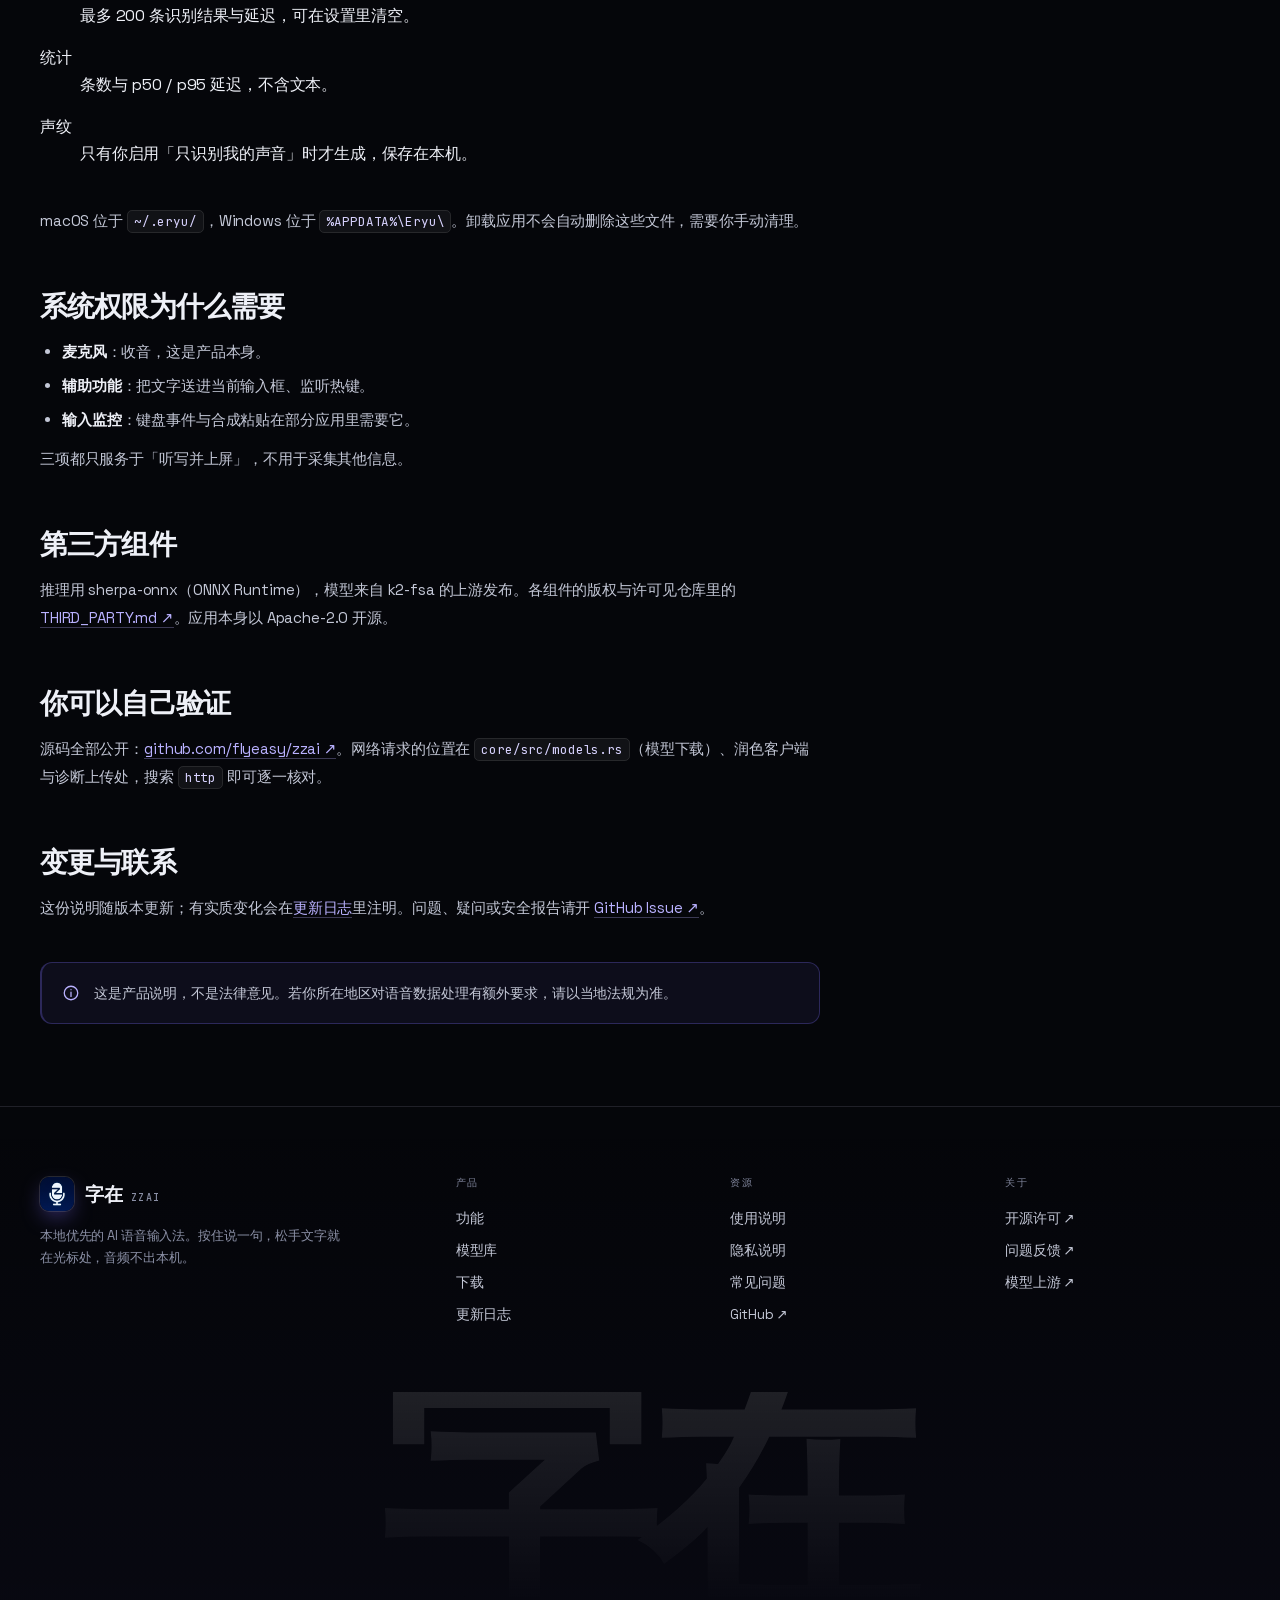
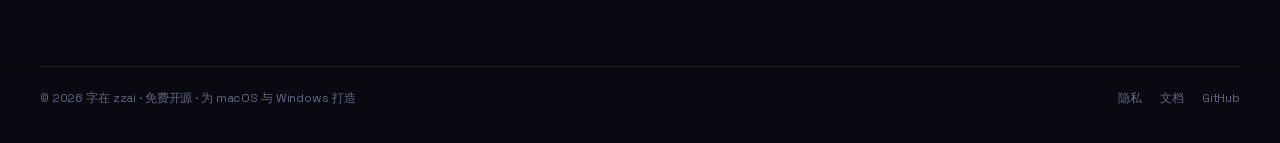
<file: website/privacy.html>
<!doctype html>
<html lang="zh-CN">
<head>
<meta charset="utf-8">
<meta name="viewport" content="width=device-width, initial-scale=1">
<title>隐私说明 — 字在 zzai</title>
<meta name="description" content="字在的隐私边界：识别链路的音频只在本机处理；只有模型下载、可选润色、可选诊断三个网络出口；无遥测、无账号。">
<meta name="theme-color" content="#05060a">
<link rel="canonical" href="https://zzai.harmonyos.fun/privacy.html">
<meta property="og:type" content="article">
<meta property="og:title" content="字在隐私说明">
<meta property="og:description" content="音频不出本机。三个网络出口，逐条写清楚。">
<meta property="og:url" content="https://zzai.harmonyos.fun/privacy.html">
<meta property="og:image" content="https://zzai.harmonyos.fun/assets/img/og.png">
<link rel="icon" type="image/png" sizes="32x32" href="assets/img/favicon-32.png">
<link rel="apple-touch-icon" href="assets/img/apple-touch-icon.png">
<script src="assets/js/boot.js"></script>
<link rel="stylesheet" href="assets/css/site.css">
</head>
<body>
<a class="skip" href="#main">跳到主要内容</a>

<header class="topbar">
  <div class="wrap nav">
    <a class="brand" href="index.html" aria-label="字在首页">
      <img src="assets/img/logo.png" alt="" width="34" height="34">
      <span class="brand-name">字在 <small>zzai</small></span>
    </a>
    <nav class="nav-links" aria-label="主导航">
      <a href="index.html#features">功能</a>
      <a href="models.html">模型</a>
      <a href="download.html">下载</a>
      <a href="docs.html">使用说明</a>
      <a href="changelog.html">更新</a>
    </nav>
    <div class="nav-right">
      <a class="nav-gh" href="https://github.com/flyeasy/zzai" target="_blank" rel="noopener" aria-label="GitHub 仓库">
        <svg><use href="assets/img/icons.svg#i-github"/></svg><span>GitHub</span>
      </a>
      <a class="btn btn-primary btn-sm" href="download.html">下载</a>
      <button class="nav-toggle" aria-label="展开菜单" aria-expanded="false"><span></span></button>
    </div>
  </div>
</header>
<div class="mobile-menu">
  <a href="index.html#features">功能</a>
  <a href="models.html">模型</a>
  <a href="download.html">下载</a>
  <a href="docs.html">使用说明</a>
  <a href="changelog.html">更新</a>
  <a href="https://github.com/flyeasy/zzai" target="_blank" rel="noopener">GitHub ↗</a>
</div>

<main id="main">
  <section class="page-hero">
    <div class="wrap">
      <div class="crumb"><a href="index.html">首页</a> / 隐私说明</div>
      <h1>隐私说明</h1>
      <p>一句话：识别链路的音频只在本机处理。下面把「什么会离开这台电脑」逐条写清楚。</p>
      <div class="hero-meta" style="margin-top:24px">
        <span>适用 v0.8.3</span><span>·</span><span>更新于 2026-11-22</span>
      </div>
    </div>
  </section>

  <section class="section-tight">
    <div class="wrap">
      <div class="prose">
        <h2>音频不出本机</h2>
        <p>从麦克风采集、降噪、VAD 分段、声纹比对到语音识别，全部在你的电脑上完成。字在不保存原始录音，不上传音频，也不把音频写进日志。历史上只保存识别出来的文字。</p>
        <p>要做到这一点，第一次使用需要下载模型（约 235MB 起）。这是下载，不是上传。</p>

        <h2>三个网络出口</h2>
        <p>应用里所有会联网的代码路径只有这三处：</p>
        <h3>1. 模型下载</h3>
        <p>默认从本站镜像 <code>officeace.harmonyos.fun/eryu-models</code> 拉取，镜像不可达时回退到 GitHub Releases。请求里只有文件名，不包含你的音频、文字或设备标识。</p>
        <h3>2. LLM 润色（默认关闭）</h3>
        <p>只有你主动开启并配置了 OpenAI 兼容的地址与 Key 才会发生。发送内容是你这次识别出来的<strong>文字</strong>和必要的指令，接收方是你自己填的那个服务端。字在不经手、不中转、不记录。</p>
        <h3>3. 诊断上传（默认关闭）</h3>
        <p>只有你在设置里点「上传诊断」才会发生。内容包括版本、系统版本、模型清单、最近的错误码与延迟统计；诊断包会脱敏，不包含识别正文、音频、剪贴板内容或历史记录。</p>

        <h2>不存在的东西</h2>
        <ul>
          <li>没有账号系统，不需要注册或登录。</li>
          <li>没有遥测、埋点、崩溃自动上报或使用统计。</li>
          <li>没有广告 SDK、第三方分析 SDK。</li>
          <li>官网不使用 Cookie、不做访问画像；字体与图标随站点一起提供，不请求第三方 CDN。</li>
        </ul>

        <h2>本机保存了什么</h2>
        <table class="kv">
          <dl><dt>配置</dt><dd><code>config.toml</code>：热键、引擎、开关、镜像地址等。</dd></dl>
          <dl><dt>模型</dt><dd>下载的 ONNX 文件，位于模型目录。</dd></dl>
          <dl><dt>历史</dt><dd>最多 200 条识别结果与延迟，可在设置里清空。</dd></dl>
          <dl><dt>统计</dt><dd>条数与 p50 / p95 延迟，不含文本。</dd></dl>
          <dl><dt>声纹</dt><dd>只有你启用「只识别我的声音」时才生成，保存在本机。</dd></dl>
        </table>
        <p>macOS 位于 <code>~/.eryu/</code>，Windows 位于 <code>%APPDATA%\Eryu\</code>。卸载应用不会自动删除这些文件，需要你手动清理。</p>

        <h2>系统权限为什么需要</h2>
        <ul>
          <li><strong>麦克风</strong>：收音，这是产品本身。</li>
          <li><strong>辅助功能</strong>：把文字送进当前输入框、监听热键。</li>
          <li><strong>输入监控</strong>：键盘事件与合成粘贴在部分应用里需要它。</li>
        </ul>
        <p>三项都只服务于「听写并上屏」，不用于采集其他信息。</p>

        <h2>第三方组件</h2>
        <p>推理用 sherpa-onnx（ONNX Runtime），模型来自 k2-fsa 的上游发布。各组件的版权与许可见仓库里的 <a href="https://github.com/flyeasy/zzai/blob/main/THIRD_PARTY.md" target="_blank" rel="noopener">THIRD_PARTY.md ↗</a>。应用本身以 Apache-2.0 开源。</p>

        <h2>你可以自己验证</h2>
        <p>源码全部公开：<a href="https://github.com/flyeasy/zzai" target="_blank" rel="noopener">github.com/flyeasy/zzai ↗</a>。网络请求的位置在 <code>core/src/models.rs</code>（模型下载）、润色客户端与诊断上传处，搜索 <code>http</code> 即可逐一核对。</p>

        <h2>变更与联系</h2>
        <p>这份说明随版本更新；有实质变化会在<a href="changelog.html">更新日志</a>里注明。问题、疑问或安全报告请开 <a href="https://github.com/flyeasy/zzai/issues" target="_blank" rel="noopener">GitHub Issue ↗</a>。</p>

        <div class="callout" style="margin-top:40px">
          <svg><use href="assets/img/icons.svg#i-info"/></svg>
          <div>这是产品说明，不是法律意见。若你所在地区对语音数据处理有额外要求，请以当地法规为准。</div>
        </div>
      </div>
    </div>
  </section>
</main>

<footer class="footer">
  <div class="wrap">
    <div class="foot-grid">
      <div class="foot-brand">
        <a class="brand" href="index.html">
          <img src="assets/img/logo.png" alt="" width="34" height="34">
          <span class="brand-name">字在 <small>zzai</small></span>
        </a>
        <p>本地优先的 AI 语音输入法。按住说一句，松手文字就在光标处，音频不出本机。</p>
      </div>
      <div class="foot-col">
        <h4>产品</h4>
        <a href="index.html#features">功能</a>
        <a href="models.html">模型库</a>
        <a href="download.html">下载</a>
        <a href="changelog.html">更新日志</a>
      </div>
      <div class="foot-col">
        <h4>资源</h4>
        <a href="docs.html">使用说明</a>
        <a href="privacy.html">隐私说明</a>
        <a href="index.html#faq">常见问题</a>
        <a href="https://github.com/flyeasy/zzai" target="_blank" rel="noopener">GitHub ↗</a>
      </div>
      <div class="foot-col">
        <h4>关于</h4>
        <a href="https://github.com/flyeasy/zzai/blob/main/LICENSE" target="_blank" rel="noopener">开源许可 ↗</a>
        <a href="https://github.com/flyeasy/zzai/issues" target="_blank" rel="noopener">问题反馈 ↗</a>
        <a href="https://github.com/k2-fsa/sherpa-onnx/releases" target="_blank" rel="noopener">模型上游 ↗</a>
      </div>
    </div>
    <div class="wordmark" aria-hidden="true">字在</div>
    <div class="foot-bottom">
      <span>© <span data-year>2026</span> 字在 zzai · 免费开源 · 为 macOS 与 Windows 打造</span>
      <span class="links">
        <a href="privacy.html">隐私</a>
        <a href="docs.html">文档</a>
        <a href="https://github.com/flyeasy/zzai" target="_blank" rel="noopener">GitHub</a>
      </span>
    </div>
  </div>
</footer>

<script src="assets/js/site.js"></script>
</body>
</html>
</file>
<file: website/assets/css/site.css>
/* ============================================================
   字在 zzai — 官网样式
   设计语言：深空 / 极光 / 玻璃 / 光栅
   ============================================================ */

@font-face {
  font-family: "Space Grotesk";
  src: url("../fonts/space-grotesk-400.woff2") format("woff2");
  font-weight: 400 500;
  font-display: swap;
  unicode-range: U+0000-00FF, U+2000-206F, U+2190-21BB;
}
@font-face {
  font-family: "Space Grotesk";
  src: url("../fonts/space-grotesk-600.woff2") format("woff2");
  font-weight: 600;
  font-display: swap;
  unicode-range: U+0000-00FF, U+2000-206F, U+2190-21BB;
}
@font-face {
  font-family: "Space Grotesk";
  src: url("../fonts/space-grotesk-700.woff2") format("woff2");
  font-weight: 700;
  font-display: swap;
  unicode-range: U+0000-00FF, U+2000-206F, U+2190-21BB;
}
@font-face {
  font-family: "JetBrains Mono";
  src: url("../fonts/jetbrains-mono-400.woff2") format("woff2");
  font-weight: 400;
  font-display: swap;
  unicode-range: U+0000-00FF;
}
@font-face {
  font-family: "JetBrains Mono";
  src: url("../fonts/jetbrains-mono-500.woff2") format("woff2");
  font-weight: 500;
  font-display: swap;
  unicode-range: U+0000-00FF;
}

:root {
  --bg: #05060a;
  --bg-2: #080910;
  --surface: rgba(255, 255, 255, 0.035);
  --surface-2: rgba(255, 255, 255, 0.06);
  --line: rgba(255, 255, 255, 0.09);
  --line-strong: rgba(255, 255, 255, 0.16);
  --text: #eef0f7;
  --text-2: #c3c7d6;
  --muted: #8b90a6;
  --violet: #7c6cff;
  --violet-deep: #5b48e8;
  --cyan: #22d3ee;
  --magenta: #f43f5e;
  --green: #34d399;
  --amber: #fbbf24;
  --grad: linear-gradient(100deg, #fff 0%, #d9d3ff 38%, #8b7bff 68%, #22d3ee 100%);
  --radius: 20px;
  --radius-sm: 12px;
  --font: "Space Grotesk", "PingFang SC", "HarmonyOS Sans SC", "Hiragino Sans GB",
    "Microsoft YaHei", system-ui, sans-serif;
  --mono: "JetBrains Mono", "SFMono-Regular", Menlo, Consolas, monospace;
  --ease: cubic-bezier(0.22, 1, 0.36, 1);
  --shadow: 0 30px 80px -30px rgba(0, 0, 0, 0.8);
}

*,
*::before,
*::after {
  box-sizing: border-box;
}

html {
  scroll-behavior: smooth;
  -webkit-text-size-adjust: 100%;
}

body {
  margin: 0;
  background: var(--bg);
  color: var(--text);
  font-family: var(--font);
  font-size: 16px;
  line-height: 1.65;
  letter-spacing: -0.008em;
  -webkit-font-smoothing: antialiased;
  overflow-x: hidden;
}

body::before {
  content: "";
  position: fixed;
  inset: 0;
  z-index: 0;
  pointer-events: none;
  background-image: url("data:image/svg+xml,%3Csvg xmlns='http://www.w3.org/2000/svg' width='160' height='160'%3E%3Cfilter id='n'%3E%3CfeTurbulence type='fractalNoise' baseFrequency='0.9' numOctaves='2' stitchTiles='stitch'/%3E%3C/filter%3E%3Crect width='160' height='160' filter='url(%23n)' opacity='0.35'/%3E%3C/svg%3E");
  opacity: 0.045;
  mix-blend-mode: soft-light;
}

::selection {
  background: rgba(124, 108, 255, 0.36);
  color: #fff;
}

img {
  max-width: 100%;
  display: block;
}

a {
  color: inherit;
  text-decoration: none;
}

button {
  font: inherit;
  color: inherit;
}

h1,
h2,
h3,
h4 {
  margin: 0;
  font-weight: 600;
  letter-spacing: -0.03em;
  line-height: 1.12;
}

p {
  margin: 0;
}

code,
kbd,
pre {
  font-family: var(--mono);
  font-size: 0.86em;
}

kbd {
  display: inline-flex;
  align-items: center;
  gap: 2px;
  min-width: 24px;
  height: 24px;
  padding: 0 7px;
  border: 1px solid var(--line-strong);
  border-bottom-width: 2px;
  border-radius: 7px;
  background: rgba(255, 255, 255, 0.07);
  color: var(--text);
  font-size: 12px;
  line-height: 1;
  white-space: nowrap;
}

.wrap {
  width: min(1200px, calc(100% - 48px));
  margin-inline: auto;
  position: relative;
  z-index: 1;
}

.wrap-narrow {
  width: min(880px, calc(100% - 48px));
  margin-inline: auto;
  position: relative;
  z-index: 1;
}

.skip {
  position: absolute;
  left: -9999px;
  top: 12px;
  z-index: 100;
  padding: 8px 14px;
  border-radius: 10px;
  background: #fff;
  color: #000;
}
.skip:focus {
  left: 12px;
}

/* ---------------- 顶栏 ---------------- */

.topbar {
  position: sticky;
  top: 0;
  z-index: 60;
  border-bottom: 1px solid transparent;
  transition: background 0.35s var(--ease), border-color 0.35s var(--ease),
    backdrop-filter 0.35s var(--ease);
}

.topbar.is-scrolled {
  background: rgba(5, 6, 10, 0.72);
  border-bottom-color: var(--line);
  backdrop-filter: blur(18px) saturate(140%);
  -webkit-backdrop-filter: blur(18px) saturate(140%);
}

.nav {
  display: flex;
  align-items: center;
  gap: 28px;
  height: 74px;
}

.brand {
  display: flex;
  align-items: center;
  gap: 11px;
  flex: none;
}

.brand img {
  width: 34px;
  height: 34px;
  border-radius: 9px;
  box-shadow: 0 0 0 1px rgba(255, 255, 255, 0.12), 0 8px 24px -8px rgba(124, 108, 255, 0.9);
}

.brand-name {
  display: flex;
  align-items: baseline;
  gap: 7px;
  font-size: 19px;
  font-weight: 700;
  letter-spacing: 0.02em;
}

.brand-name small {
  font-family: var(--mono);
  font-size: 10px;
  font-weight: 500;
  letter-spacing: 0.14em;
  color: var(--muted);
  text-transform: uppercase;
}

.nav-links {
  display: flex;
  align-items: center;
  gap: 4px;
  margin-left: 10px;
}

.nav-links a {
  position: relative;
  padding: 8px 13px;
  border-radius: 9px;
  color: var(--text-2);
  font-size: 14.5px;
  transition: color 0.2s, background 0.2s;
}

.nav-links a:hover,
.nav-links a[aria-current="page"] {
  color: var(--text);
  background: rgba(255, 255, 255, 0.05);
}

.nav-links a[aria-current="page"]::after {
  content: "";
  position: absolute;
  left: 13px;
  right: 13px;
  bottom: 3px;
  height: 1px;
  background: linear-gradient(90deg, var(--violet), var(--cyan));
}

.nav-right {
  margin-left: auto;
  display: flex;
  align-items: center;
  gap: 10px;
}

.nav-gh {
  display: inline-flex;
  align-items: center;
  gap: 7px;
  height: 38px;
  padding: 0 13px;
  border: 1px solid var(--line);
  border-radius: 10px;
  color: var(--text-2);
  font-size: 13.5px;
  transition: 0.2s;
}
.nav-gh:hover {
  color: var(--text);
  border-color: var(--line-strong);
  background: rgba(255, 255, 255, 0.04);
}
.nav-gh svg {
  width: 16px;
  height: 16px;
}

.nav-toggle {
  display: none;
  width: 40px;
  height: 40px;
  border: 1px solid var(--line);
  border-radius: 10px;
  background: transparent;
  align-items: center;
  justify-content: center;
  cursor: pointer;
}
.nav-toggle span {
  display: block;
  width: 16px;
  height: 1.5px;
  background: var(--text);
  position: relative;
}
.nav-toggle span::before,
.nav-toggle span::after {
  content: "";
  position: absolute;
  left: 0;
  width: 16px;
  height: 1.5px;
  background: var(--text);
  transition: 0.25s;
}
.nav-toggle span::before {
  top: -5px;
}
.nav-toggle span::after {
  top: 5px;
}

.mobile-menu {
  position: fixed;
  inset: 74px 0 auto;
  z-index: 55;
  display: none;
  padding: 16px 24px 26px;
  background: rgba(6, 7, 12, 0.96);
  border-bottom: 1px solid var(--line);
  backdrop-filter: blur(20px);
}
.mobile-menu.is-open {
  display: block;
}
.mobile-menu a {
  display: block;
  padding: 14px 4px;
  font-size: 17px;
  border-bottom: 1px solid var(--line);
}

/* ---------------- 按钮 ---------------- */

.btn {
  --h: 46px;
  display: inline-flex;
  align-items: center;
  justify-content: center;
  gap: 9px;
  height: var(--h);
  padding: 0 20px;
  border-radius: 12px;
  border: 1px solid transparent;
  font-size: 14.5px;
  font-weight: 600;
  letter-spacing: 0;
  white-space: nowrap;
  cursor: pointer;
  transition: transform 0.2s var(--ease), box-shadow 0.3s var(--ease),
    background 0.25s, border-color 0.25s, color 0.2s;
}
.btn svg {
  width: 17px;
  height: 17px;
  flex: none;
}
.btn:hover {
  transform: translateY(-1px);
}
.btn:active {
  transform: translateY(0) scale(0.99);
}

.btn-primary {
  color: #0a0618;
  background: linear-gradient(120deg, #b9b1ff, #8b7bff 45%, #6ee7f5);
  box-shadow: 0 10px 30px -10px rgba(124, 108, 255, 0.9),
    inset 0 1px 0 rgba(255, 255, 255, 0.45);
}
.btn-primary:hover {
  box-shadow: 0 16px 40px -12px rgba(124, 108, 255, 1),
    inset 0 1px 0 rgba(255, 255, 255, 0.55);
}

.btn-ghost {
  border-color: var(--line-strong);
  background: rgba(255, 255, 255, 0.04);
  color: var(--text);
  backdrop-filter: blur(10px);
}
.btn-ghost:hover {
  background: rgba(255, 255, 255, 0.08);
  border-color: rgba(255, 255, 255, 0.28);
}

.btn-sm {
  --h: 38px;
  padding: 0 15px;
  font-size: 13.5px;
  border-radius: 10px;
}

.btn-block {
  width: 100%;
}

.btn[disabled] {
  opacity: 0.5;
  pointer-events: none;
}

.text-link {
  display: inline-flex;
  align-items: center;
  gap: 6px;
  color: #b9b1ff;
  font-size: 14px;
}
.text-link:hover {
  color: #d8d3ff;
}
.text-link svg {
  width: 14px;
  height: 14px;
  transition: transform 0.2s;
}
.text-link:hover svg {
  transform: translateX(3px);
}

/* ---------------- 通用版式 ---------------- */

.section {
  position: relative;
  padding: 96px 0;
}

.section-tight {
  padding: 58px 0;
}

.eyebrow {
  display: inline-flex;
  align-items: center;
  gap: 8px;
  margin-bottom: 18px;
  font-family: var(--mono);
  font-size: 11px;
  font-weight: 500;
  letter-spacing: 0.18em;
  text-transform: uppercase;
  color: var(--muted);
}
.eyebrow::before {
  content: "";
  width: 18px;
  height: 1px;
  background: linear-gradient(90deg, var(--violet), transparent);
}

.h2 {
  font-size: clamp(30px, 3.6vw, 46px);
  letter-spacing: -0.035em;
}

.lede {
  max-width: 620px;
  margin-top: 16px;
  color: var(--text-2);
  font-size: 17px;
  line-height: 1.75;
}

.section-head {
  display: flex;
  align-items: flex-end;
  justify-content: space-between;
  gap: 40px;
  margin-bottom: 48px;
}

.grad-text {
  background: var(--grad);
  -webkit-background-clip: text;
  background-clip: text;
  color: transparent;
}

.glass {
  position: relative;
  border: 1px solid var(--line);
  border-radius: var(--radius);
  background:
    linear-gradient(180deg, rgba(255, 255, 255, 0.055), rgba(255, 255, 255, 0.015)),
    rgba(8, 9, 16, 0.6);
  box-shadow: inset 0 1px 0 rgba(255, 255, 255, 0.06), var(--shadow);
  backdrop-filter: blur(14px);
}

.card {
  padding: 28px;
  border: 1px solid var(--line);
  border-radius: var(--radius);
  background: linear-gradient(180deg, rgba(255, 255, 255, 0.045), rgba(255, 255, 255, 0.012));
  transition: border-color 0.3s, background 0.3s, transform 0.4s var(--ease);
}
.card:hover {
  border-color: var(--line-strong);
  background: linear-gradient(180deg, rgba(255, 255, 255, 0.07), rgba(255, 255, 255, 0.02));
}

.card h3 {
  font-size: 19px;
  margin-bottom: 8px;
}
.card p {
  color: var(--muted);
  font-size: 14px;
  line-height: 1.7;
}

.icon-tile {
  display: inline-flex;
  align-items: center;
  justify-content: center;
  width: 42px;
  height: 42px;
  margin-bottom: 20px;
  border-radius: 12px;
  border: 1px solid rgba(124, 108, 255, 0.35);
  background: radial-gradient(120% 120% at 20% 0%, rgba(124, 108, 255, 0.4), rgba(124, 108, 255, 0.08));
  color: #d8d3ff;
  box-shadow: inset 0 1px 0 rgba(255, 255, 255, 0.15), 0 8px 20px -12px rgba(124, 108, 255, 0.9);
}
.icon-tile svg {
  width: 20px;
  height: 20px;
}

.divider {
  height: 1px;
  background: linear-gradient(90deg, transparent, var(--line), transparent);
}

/* ---------------- HERO ---------------- */

.hero {
  position: relative;
  padding: 82px 0 72px;
  overflow: hidden;
  isolation: isolate;
}

.hero-bg {
  position: absolute;
  inset: -10% -10% 0;
  z-index: -2;
  pointer-events: none;
}

#hero-canvas {
  position: absolute;
  inset: 0;
  width: 100%;
  height: 100%;
  opacity: 0.8;
}

.orb {
  position: absolute;
  border-radius: 50%;
  filter: blur(90px);
  pointer-events: none;
  will-change: transform;
}
.orb-1 {
  width: 640px;
  height: 420px;
  top: -140px;
  left: 8%;
  background: radial-gradient(circle, rgba(108, 92, 231, 0.5), transparent 65%);
}
.orb-2 {
  width: 520px;
  height: 360px;
  top: 6%;
  right: -6%;
  background: radial-gradient(circle, rgba(34, 211, 238, 0.24), transparent 65%);
}
.orb-3 {
  width: 400px;
  height: 300px;
  bottom: -160px;
  left: 30%;
  background: radial-gradient(circle, rgba(244, 63, 94, 0.18), transparent 65%);
}

.grid-floor {
  position: absolute;
  inset: 0;
  background-image: linear-gradient(to right, rgba(124, 108, 255, 0.09) 1px, transparent 1px),
    linear-gradient(to bottom, rgba(124, 108, 255, 0.09) 1px, transparent 1px);
  background-size: 54px 54px;
  mask-image: radial-gradient(ellipse 70% 60% at 50% 30%, #000 30%, transparent 78%);
  -webkit-mask-image: radial-gradient(ellipse 70% 60% at 50% 30%, #000 30%, transparent 78%);
  opacity: 0.7;
}

.hero-grid {
  display: grid;
  grid-template-columns: minmax(0, 1.02fr) minmax(0, 0.98fr);
  gap: 56px;
  align-items: center;
}

.hero-copy {
  position: relative;
  z-index: 2;
}

.status-pill {
  display: inline-flex;
  align-items: center;
  gap: 9px;
  height: 32px;
  padding: 0 13px;
  margin-bottom: 26px;
  border: 1px solid var(--line);
  border-radius: 999px;
  background: rgba(255, 255, 255, 0.04);
  color: var(--text-2);
  font-size: 12.5px;
  backdrop-filter: blur(8px);
}
.dot {
  width: 6px;
  height: 6px;
  border-radius: 50%;
  background: var(--green);
  box-shadow: 0 0 0 4px rgba(52, 211, 153, 0.14);
  animation: pulse-dot 2.4s infinite;
}
@keyframes pulse-dot {
  0%,
  100% {
    box-shadow: 0 0 0 4px rgba(52, 211, 153, 0.14);
  }
  50% {
    box-shadow: 0 0 0 7px rgba(52, 211, 153, 0.03);
  }
}
.status-pill .sep {
  width: 1px;
  height: 12px;
  background: var(--line-strong);
}

.hero h1 {
  font-size: clamp(46px, 6.4vw, 84px);
  line-height: 1.02;
  letter-spacing: -0.05em;
  font-weight: 700;
}

.hero h1 .line {
  display: block;
  overflow: hidden;
  padding-bottom: 0.06em;
}
.hero h1 .line > span {
  display: inline-block;
  transform: translateY(110%);
  animation: rise 1s var(--ease) forwards;
}
.hero h1 .line:nth-child(2) > span {
  animation-delay: 0.12s;
}
@keyframes rise {
  to {
    transform: translateY(0);
  }
}

.hero h1 em {
  font-style: normal;
  background: linear-gradient(100deg, #cfc8ff 0%, #8b7bff 46%, #22d3ee 100%);
  -webkit-background-clip: text;
  background-clip: text;
  color: transparent;
}

.hero-sub {
  max-width: 520px;
  margin-top: 26px;
  color: var(--text-2);
  font-size: 17.5px;
  line-height: 1.8;
}
.hero-sub strong {
  color: var(--text);
  font-weight: 600;
}

.hero-cta {
  display: flex;
  flex-wrap: wrap;
  gap: 12px;
  margin-top: 34px;
}

.hero-meta {
  display: flex;
  flex-wrap: wrap;
  align-items: center;
  gap: 8px 18px;
  margin-top: 24px;
  color: var(--muted);
  font-size: 12.5px;
}
.hero-meta span {
  display: inline-flex;
  align-items: center;
  gap: 6px;
}
.hero-meta svg {
  width: 13px;
  height: 13px;
  opacity: 0.7;
}

/* ---------------- 演示舞台 ---------------- */

.stage-wrap {
  position: relative;
  z-index: 2;
  animation: stage-in 1.1s var(--ease) both;
  animation-delay: 0.25s;
}
@keyframes stage-in {
  from {
    opacity: 0;
    transform: translateY(26px) scale(0.98);
  }
}

.stage {
  position: relative;
  border: 1px solid var(--line-strong);
  border-radius: 22px;
  background: #0b0c14;
  box-shadow: 0 50px 110px -40px rgba(0, 0, 0, 0.9),
    0 0 0 1px rgba(255, 255, 255, 0.02), inset 0 1px 0 rgba(255, 255, 255, 0.08);
  overflow: hidden;
}
.stage::after {
  content: "";
  position: absolute;
  inset: 0;
  border-radius: inherit;
  pointer-events: none;
  background: radial-gradient(120% 60% at 50% 0%, rgba(124, 108, 255, 0.14), transparent 60%);
}

.stage-bar {
  display: flex;
  align-items: center;
  gap: 8px;
  height: 44px;
  padding: 0 15px;
  border-bottom: 1px solid var(--line);
  background: rgba(255, 255, 255, 0.025);
}
.tl {
  display: flex;
  gap: 6px;
}
.tl i {
  width: 10px;
  height: 10px;
  border-radius: 50%;
  background: #3a3d50;
}
.tl i:nth-child(1) {
  background: #ff5f57;
}
.tl i:nth-child(2) {
  background: #febc2e;
}
.tl i:nth-child(3) {
  background: #28c840;
}
.stage-title {
  margin-left: 8px;
  color: var(--muted);
  font-size: 12px;
  font-family: var(--mono);
  letter-spacing: 0.02em;
}
.stage-badge {
  margin-left: auto;
  display: inline-flex;
  align-items: center;
  gap: 6px;
  padding: 3px 9px;
  border: 1px solid rgba(34, 211, 238, 0.3);
  border-radius: 999px;
  background: rgba(34, 211, 238, 0.08);
  color: #9beaf7;
  font-size: 10.5px;
  font-family: var(--mono);
}

.stage-body {
  position: relative;
  display: flex;
  flex-direction: column;
  padding: 24px 24px 20px;
  background:
    radial-gradient(100% 80% at 80% 0%, rgba(124, 108, 255, 0.12), transparent 60%),
    linear-gradient(180deg, #0d0e18, #08090f);
}

.doc {
  position: relative;
  min-height: 214px;
  padding: 6px 8px 16px;
  color: #b9bfd4;
  font-size: 15.5px;
  line-height: 2.05;
}
.doc .doc-h {
  display: flex;
  align-items: center;
  gap: 8px;
  margin-bottom: 14px;
  color: #6f7590;
  font-size: 11px;
  font-family: var(--mono);
  letter-spacing: 0.12em;
  text-transform: uppercase;
}
.doc .doc-h::after {
  content: "";
  flex: 1;
  height: 1px;
  background: var(--line);
}
.doc p {
  margin-bottom: 10px;
}
.doc .dim {
  color: #6c7288;
}
.doc .insert {
  position: relative;
  color: #fff;
  background: linear-gradient(90deg, rgba(124, 108, 255, 0.16), rgba(34, 211, 238, 0.08));
  border-radius: 4px;
  padding: 0 3px;
  opacity: 0;
  transform: translateY(4px);
  transition: opacity 0.5s, transform 0.5s;
}
.doc .insert.is-in {
  opacity: 1;
  transform: none;
}
.doc .caret {
  display: inline-block;
  width: 2px;
  height: 1.05em;
  margin-left: 1px;
  vertical-align: -0.16em;
  background: #9beaf7;
  animation: blink 1.1s steps(2) infinite;
}
@keyframes blink {
  50% {
    opacity: 0;
  }
}

/* 底部浮层胶囊 */
.capsule {
  position: relative;
  margin-top: 12px;
  padding: 14px 16px 13px;
  border: 1px solid rgba(255, 255, 255, 0.13);
  border-radius: 16px;
  background: rgba(18, 19, 30, 0.82);
  box-shadow: 0 24px 50px -20px rgba(0, 0, 0, 0.9), inset 0 1px 0 rgba(255, 255, 255, 0.08);
  backdrop-filter: blur(22px) saturate(150%);
  transition: border-color 0.3s, box-shadow 0.4s;
}
.stage[data-state="listening"] .capsule {
  border-color: rgba(124, 108, 255, 0.5);
  box-shadow: 0 24px 60px -18px rgba(124, 108, 255, 0.5), inset 0 1px 0 rgba(255, 255, 255, 0.1);
}
.cap-top {
  display: flex;
  align-items: center;
  gap: 10px;
  margin-bottom: 8px;
  color: var(--muted);
  font-size: 11px;
  font-family: var(--mono);
}
.cap-state {
  display: inline-flex;
  align-items: center;
  gap: 6px;
  color: #c9c2ff;
}
.cap-state .dot {
  width: 5px;
  height: 5px;
  background: var(--violet);
  box-shadow: 0 0 8px var(--violet);
  animation: none;
}
.stage[data-state="listening"] .cap-state .dot {
  animation: pulse-dot 1.2s infinite;
  background: var(--magenta);
  box-shadow: 0 0 8px var(--magenta);
}
.cap-top .spacer {
  flex: 1;
}
.cap-privacy {
  display: inline-flex;
  align-items: center;
  gap: 4px;
  color: #6ee7b7;
}
.cap-privacy svg {
  width: 11px;
  height: 11px;
}

.cap-line {
  display: flex;
  align-items: center;
  gap: 12px;
}
.wavebox {
  flex: none;
  width: 74px;
  height: 30px;
}
.wavebox canvas {
  width: 100%;
  height: 100%;
  display: block;
}
.cap-text {
  flex: 1;
  min-height: 24px;
  color: #eef0f7;
  font-size: 14.5px;
  line-height: 1.5;
  white-space: nowrap;
  overflow: hidden;
  text-overflow: ellipsis;
}
.cap-text .ph {
  color: #6c7288;
}
.cap-hint {
  display: flex;
  align-items: center;
  justify-content: space-between;
  gap: 12px;
  margin-top: 9px;
  color: #767c94;
  font-size: 11px;
}
.cap-hint kbd {
  height: 20px;
  min-width: 20px;
  font-size: 10px;
}

/* 舞台上的悬浮指标 */
.float-chip {
  position: absolute;
  z-index: 3;
  display: flex;
  align-items: center;
  gap: 8px;
  padding: 9px 13px;
  border: 1px solid var(--line-strong);
  border-radius: 12px;
  background: rgba(12, 13, 22, 0.86);
  box-shadow: 0 20px 40px -18px rgba(0, 0, 0, 0.9);
  backdrop-filter: blur(14px);
  font-size: 11.5px;
  color: var(--text-2);
  animation: floaty 6s ease-in-out infinite;
}
.float-chip b {
  color: #fff;
  font-family: var(--mono);
  font-weight: 500;
}
.float-chip svg {
  width: 14px;
  height: 14px;
  color: #b9b1ff;
}
.chip-a {
  top: -40px;
  right: 4px;
}
.chip-b {
  top: -40px;
  left: 4px;
  animation-delay: -2s;
}
.chip-c {
  right: 4px;
  bottom: -20px;
  animation-delay: -4s;
}
@keyframes floaty {
  0%,
  100% {
    transform: translateY(0);
  }
  50% {
    transform: translateY(-7px);
  }
}

.try-btn {
  position: relative;
  display: inline-flex;
  align-items: center;
  gap: 8px;
  margin-top: 18px;
  padding: 0 16px;
  height: 38px;
  border: 1px solid rgba(124, 108, 255, 0.4);
  border-radius: 10px;
  background: rgba(124, 108, 255, 0.12);
  color: #d8d3ff;
  font-size: 13px;
  cursor: pointer;
  user-select: none;
  transition: 0.2s;
}
.try-btn:hover {
  background: rgba(124, 108, 255, 0.2);
  border-color: rgba(124, 108, 255, 0.65);
}
.try-btn svg {
  width: 15px;
  height: 15px;
}
.try-note {
  margin-left: 10px;
  color: #626780;
  font-size: 11.5px;
}

/* ---------------- 指标条 ---------------- */

.trust {
  display: grid;
  grid-template-columns: repeat(4, 1fr);
  gap: 1px;
  border: 1px solid var(--line);
  border-radius: 18px;
  overflow: hidden;
  background: var(--line);
}
.trust-item {
  padding: 24px 26px;
  background: #07080e;
}
.trust-item .k {
  display: flex;
  align-items: center;
  gap: 8px;
  color: var(--text);
  font-size: 15px;
  font-weight: 600;
}
.trust-item .k svg {
  width: 16px;
  height: 16px;
  color: #8b7bff;
}
.trust-item .v {
  margin-top: 6px;
  color: var(--muted);
  font-size: 12.5px;
  line-height: 1.6;
}

/* ---------------- 三步 ---------------- */

.steps {
  display: grid;
  grid-template-columns: repeat(3, 1fr);
  gap: 18px;
  counter-reset: step;
}
.step {
  position: relative;
  padding: 30px 26px 28px;
  border: 1px solid var(--line);
  border-radius: 18px;
  background: linear-gradient(180deg, rgba(255, 255, 255, 0.04), transparent);
  overflow: hidden;
}
.step::before {
  counter-increment: step;
  content: "0" counter(step);
  position: absolute;
  top: 18px;
  right: 20px;
  font-family: var(--mono);
  font-size: 12px;
  color: #4b5068;
  letter-spacing: 0.1em;
}
.step .num {
  display: inline-flex;
  align-items: center;
  justify-content: center;
  width: 40px;
  height: 40px;
  margin-bottom: 40px;
  border-radius: 11px;
  background: rgba(124, 108, 255, 0.13);
  border: 1px solid rgba(124, 108, 255, 0.32);
  color: #cfc8ff;
}
.step .num svg {
  width: 19px;
  height: 19px;
}
.step h3 {
  font-size: 18px;
  margin-bottom: 9px;
}
.step p {
  color: var(--muted);
  font-size: 13.5px;
  line-height: 1.7;
}
.step kbd {
  margin: 0 2px;
}
.step-visual {
  margin-top: 20px;
  padding-top: 18px;
  border-top: 1px dashed var(--line);
  font-family: var(--mono);
  font-size: 11px;
  color: #777d97;
  display: flex;
  align-items: center;
  gap: 10px;
}
.step-visual .bar {
  flex: 1;
  height: 4px;
  border-radius: 2px;
  background: rgba(255, 255, 255, 0.07);
  overflow: hidden;
}
.step-visual .bar i {
  display: block;
  height: 100%;
  width: 0;
  border-radius: inherit;
  background: linear-gradient(90deg, var(--violet), var(--cyan));
  transition: width 1.2s var(--ease);
}
.is-in .step-visual .bar i {
  width: var(--w, 60%);
}

/* ---------------- Bento ---------------- */

.bento {
  display: grid;
  grid-template-columns: repeat(12, 1fr);
  gap: 16px;
}
.b {
  position: relative;
  padding: 28px;
  border: 1px solid var(--line);
  border-radius: 20px;
  background: linear-gradient(160deg, rgba(255, 255, 255, 0.05), rgba(255, 255, 255, 0.012));
  overflow: hidden;
  transition: border-color 0.3s, transform 0.45s var(--ease);
}
.b::after {
  content: "";
  position: absolute;
  inset: 0;
  opacity: 0;
  transition: opacity 0.4s;
  background: radial-gradient(420px circle at var(--mx, 50%) var(--my, 0%), rgba(124, 108, 255, 0.14), transparent 65%);
  pointer-events: none;
}
.b:hover {
  border-color: var(--line-strong);
}
.b:hover::after {
  opacity: 1;
}
.b h3 {
  font-size: 19px;
  margin-bottom: 7px;
}
.b p {
  max-width: 46ch;
  color: var(--muted);
  font-size: 13.5px;
  line-height: 1.7;
}
.b .kicker {
  display: inline-flex;
  align-items: center;
  gap: 6px;
  margin-bottom: 14px;
  font-family: var(--mono);
  font-size: 10px;
  letter-spacing: 0.14em;
  text-transform: uppercase;
  color: #8b7bff;
}
.span-7 {
  grid-column: span 7;
}
.span-5 {
  grid-column: span 5;
}
.span-4 {
  grid-column: span 4;
}
.span-6 {
  grid-column: span 6;
}
.span-12 {
  grid-column: span 12;
}

/* bento 内部小视觉 */
.flow {
  display: flex;
  align-items: center;
  gap: 10px;
  margin-top: 24px;
  padding: 16px;
  border: 1px solid var(--line);
  border-radius: 14px;
  background: rgba(0, 0, 0, 0.28);
  font-family: var(--mono);
  font-size: 11px;
  color: #9aa0b8;
}
.flow .node {
  display: inline-flex;
  align-items: center;
  gap: 6px;
  padding: 7px 10px;
  border: 1px solid var(--line-strong);
  border-radius: 8px;
  background: rgba(255, 255, 255, 0.05);
  color: #d7dbec;
  white-space: nowrap;
}
.flow .node svg {
  width: 13px;
  height: 13px;
  color: #8b7bff;
}
.flow .ln {
  flex: 1;
  height: 1px;
  background: linear-gradient(90deg, rgba(124, 108, 255, 0.2), rgba(124, 108, 255, 0.9), rgba(34, 211, 238, 0.2));
  position: relative;
}
.flow .ln::after {
  content: "";
  position: absolute;
  top: -2px;
  left: 0;
  width: 5px;
  height: 5px;
  border-radius: 50%;
  background: #9beaf7;
  box-shadow: 0 0 10px #9beaf7;
  animation: travel 2.6s linear infinite;
}
@keyframes travel {
  to {
    left: 100%;
  }
}

.seg {
  display: inline-flex;
  padding: 4px;
  border: 1px solid var(--line);
  border-radius: 11px;
  background: rgba(0, 0, 0, 0.3);
  gap: 4px;
  margin-top: 22px;
  font-size: 12px;
}
.seg span {
  padding: 7px 13px;
  border-radius: 8px;
  color: #8b90a6;
}
.seg span.on {
  background: linear-gradient(120deg, rgba(124, 108, 255, 0.35), rgba(124, 108, 255, 0.15));
  color: #e7e2ff;
  box-shadow: inset 0 1px 0 rgba(255, 255, 255, 0.1);
}
.engine-note {
  margin-top: 12px;
  font-family: var(--mono);
  font-size: 10.5px;
  color: #626780;
}

.timeline {
  margin-top: 22px;
  padding: 15px;
  border: 1px solid var(--line);
  border-radius: 13px;
  background: rgba(0, 0, 0, 0.26);
}
.tl-track {
  position: relative;
  height: 8px;
  border-radius: 4px;
  background: rgba(255, 255, 255, 0.07);
  overflow: hidden;
}
.tl-track i {
  position: absolute;
  inset: 0 auto 0 0;
  width: 100%;
  background: linear-gradient(90deg, #6c5ce7, #22d3ee);
  opacity: 0.75;
}
.tl-marks {
  display: flex;
  justify-content: space-between;
  margin-top: 8px;
  font-family: var(--mono);
  font-size: 10px;
  color: #626780;
}

.chips-row {
  display: flex;
  flex-wrap: wrap;
  gap: 7px;
  margin-top: 22px;
}
.chip {
  padding: 5px 10px;
  border: 1px solid var(--line-strong);
  border-radius: 999px;
  background: rgba(255, 255, 255, 0.04);
  font-size: 11.5px;
  color: #c6cbdd;
}
.chip.v {
  border-color: rgba(124, 108, 255, 0.4);
  background: rgba(124, 108, 255, 0.12);
  color: #d8d3ff;
}

.sel-box {
  margin-top: 22px;
  padding: 16px;
  border: 1px solid var(--line);
  border-radius: 14px;
  background: rgba(0, 0, 0, 0.26);
  font-size: 13px;
  line-height: 1.9;
  color: #8f95ad;
}
.sel-box mark {
  background: rgba(124, 108, 255, 0.3);
  color: #fff;
  border-radius: 3px;
  padding: 1px 2px;
}
.sel-menu {
  display: flex;
  flex-wrap: wrap;
  gap: 6px;
  margin-top: 10px;
}
.sel-menu span {
  padding: 4px 9px;
  border: 1px solid rgba(124, 108, 255, 0.35);
  border-radius: 7px;
  background: rgba(124, 108, 255, 0.1);
  font-size: 11px;
  color: #cfc8ff;
}

.privacy-list {
  display: grid;
  gap: 8px;
  margin-top: 22px;
  font-size: 12.5px;
  color: #a9aec4;
}
.privacy-list div {
  display: flex;
  align-items: center;
  gap: 9px;
}
.privacy-list svg {
  width: 14px;
  height: 14px;
  color: #34d399;
  flex: none;
}

.voice-ring {
  position: relative;
  width: 120px;
  height: 120px;
  margin: 24px auto 0;
  display: grid;
  place-items: center;
}
.voice-ring i {
  position: absolute;
  inset: 0;
  border: 1px solid rgba(124, 108, 255, 0.35);
  border-radius: 50%;
  animation: ripple 3.4s ease-out infinite;
}
.voice-ring i:nth-child(2) {
  animation-delay: -1.1s;
}
.voice-ring i:nth-child(3) {
  animation-delay: -2.2s;
}
@keyframes ripple {
  0% {
    transform: scale(0.55);
    opacity: 0.9;
  }
  100% {
    transform: scale(1.15);
    opacity: 0;
  }
}
.voice-ring .core {
  width: 52px;
  height: 52px;
  border-radius: 50%;
  display: grid;
  place-items: center;
  background: linear-gradient(140deg, #7c6cff, #4c3bd6);
  box-shadow: 0 0 40px rgba(124, 108, 255, 0.6);
}
.voice-ring .core svg {
  width: 24px;
  height: 24px;
  color: #fff;
}

/* ---------------- 数字带 ---------------- */

.numbers {
  display: grid;
  grid-template-columns: repeat(4, 1fr);
  gap: 0;
  border-top: 1px solid var(--line);
  border-bottom: 1px solid var(--line);
}
.num-item {
  padding: 42px 30px;
  border-right: 1px solid var(--line);
}
.num-item:last-child {
  border-right: 0;
}
.num-val {
  display: flex;
  align-items: baseline;
  gap: 4px;
  font-family: "Space Grotesk", var(--font);
  font-size: clamp(40px, 4.4vw, 60px);
  font-weight: 700;
  line-height: 1;
  letter-spacing: -0.04em;
  background: linear-gradient(180deg, #fff, #a79cff);
  -webkit-background-clip: text;
  background-clip: text;
  color: transparent;
}
.num-val small {
  font-size: 0.36em;
  letter-spacing: 0;
  color: #8b90a6;
  -webkit-text-fill-color: #8b90a6;
}
.num-label {
  margin-top: 12px;
  color: var(--text);
  font-size: 14px;
  font-weight: 600;
}
.num-note {
  margin-top: 5px;
  color: #6f758c;
  font-size: 11.5px;
  line-height: 1.5;
}

/* ---------------- 真实界面 ---------------- */

.shot-frame {
  position: relative;
  padding: 10px;
  border: 1px solid var(--line);
  border-radius: 20px;
  background: linear-gradient(160deg, rgba(255, 255, 255, 0.06), rgba(255, 255, 255, 0.01));
}
.shot-frame img {
  width: 100%;
  border-radius: 12px;
  display: block;
}
.shot-cap {
  display: flex;
  align-items: center;
  justify-content: space-between;
  gap: 16px;
  padding: 14px 8px 4px;
  color: var(--muted);
  font-size: 12px;
}
.shot-cap b {
  color: var(--text-2);
  font-weight: 500;
}

/* ---------------- 模型表 ---------------- */

.table-wrap {
  border: 1px solid var(--line);
  border-radius: 18px;
  overflow: hidden;
  background: rgba(7, 8, 14, 0.6);
}
table.model {
  width: 100%;
  border-collapse: collapse;
  font-size: 13.5px;
}
table.model th {
  padding: 14px 18px;
  text-align: left;
  font-size: 11px;
  font-weight: 500;
  letter-spacing: 0.12em;
  text-transform: uppercase;
  color: #7d8299;
  background: rgba(255, 255, 255, 0.03);
  border-bottom: 1px solid var(--line);
  white-space: nowrap;
}
table.model td {
  padding: 16px 18px;
  border-bottom: 1px solid rgba(255, 255, 255, 0.055);
  color: var(--text-2);
  vertical-align: middle;
}
table.model tr:last-child td {
  border-bottom: 0;
}
table.model tr:hover td {
  background: rgba(255, 255, 255, 0.018);
}
table.model td:first-child {
  color: var(--text);
  font-weight: 600;
}
table.model .mono {
  font-family: var(--mono);
  font-size: 12px;
  color: #a9aec4;
  white-space: normal;
  overflow-wrap: anywhere;
  max-width: 320px;
}
table.model a.dl-mini {
  color: #d6d0ff;
  text-decoration: underline;
  text-underline-offset: 3px;
  text-decoration-color: rgba(124, 108, 255, 0.5);
}
table.model a.dl-mini:hover {
  color: #fff;
  text-decoration-color: #8f82ff;
}
table.model .tag {
  display: inline-block;
  margin-left: 7px;
  padding: 1px 7px;
  border-radius: 999px;
  font-size: 10px;
  font-weight: 500;
  letter-spacing: 0.02em;
  border: 1px solid rgba(124, 108, 255, 0.35);
  color: #cfc8ff;
  background: rgba(124, 108, 255, 0.12);
  vertical-align: 1px;
}

@media (max-width: 560px) {
  .dl-os h3 { font-size: 18px; }
  .dl-os .ver { font-size: 9.5px; padding: 2px 6px; }
  table.model.model-dl th:nth-child(2),
  table.model.model-dl td:nth-child(2) { display: none; }
  table.model.model-dl th,
  table.model.model-dl td { padding: 12px 10px; }
  table.model.model-dl { font-size: 12.5px; min-width: 0; }
  table.model.model-dl .mono { max-width: none; }
  table.model.req { min-width: 0; font-size: 12px; }
  table.model.req th,
  table.model.req td { padding: 10px 8px; }
}

/* ---------------- 下载卡 ---------------- */

.dl-grid {
  display: grid;
  grid-template-columns: 1fr 1fr;
  gap: 18px;
}
.dl-card {
  position: relative;
  padding: 30px;
  border: 1px solid var(--line);
  border-radius: 20px;
  background: linear-gradient(170deg, rgba(255, 255, 255, 0.055), rgba(255, 255, 255, 0.012));
  overflow: hidden;
}
.dl-card.full {
  border-color: rgba(34, 211, 238, 0.3);
  background: linear-gradient(170deg, rgba(34, 211, 238, 0.12), rgba(124, 108, 255, 0.07) 55%, rgba(255, 255, 255, 0.01));
}
.dl-card.primary {
  border-color: rgba(124, 108, 255, 0.35);
  background: linear-gradient(170deg, rgba(124, 108, 255, 0.16), rgba(34, 211, 238, 0.04) 60%, rgba(255, 255, 255, 0.01));
}
.dl-os {
  display: flex;
  align-items: center;
  gap: 12px;
}
.dl-os svg {
  width: 30px;
  height: 30px;
  color: #d8d3ff;
}
.dl-os h3 {
  font-size: 21px;
}
.dl-os .ver {
  margin-left: auto;
  font-family: var(--mono);
  font-size: 10.5px;
  color: #8b90a6;
  border: 1px solid var(--line);
  padding: 3px 8px;
  border-radius: 999px;
}
.dl-meta {
  display: flex;
  flex-wrap: wrap;
  gap: 6px 16px;
  margin: 14px 0 20px;
  color: var(--muted);
  font-size: 12px;
}
.dl-meta span {
  display: inline-flex;
  align-items: center;
  gap: 5px;
}
.dl-meta svg {
  width: 12px;
  height: 12px;
  opacity: 0.7;
}
.sha {
  display: flex;
  align-items: center;
  gap: 8px;
  margin-top: 12px;
  padding: 9px 11px;
  border: 1px solid var(--line);
  border-radius: 9px;
  background: rgba(0, 0, 0, 0.28);
  font-family: var(--mono);
  font-size: 10.5px;
  color: #7f859d;
}
.sha code {
  flex: 1;
  overflow: hidden;
  text-overflow: ellipsis;
  white-space: nowrap;
  color: #a9aec4;
}
.sha button {
  flex: none;
  border: 0;
  background: transparent;
  color: #8b7bff;
  cursor: pointer;
  font-size: 10.5px;
  padding: 2px 4px;
}
.sha button:hover {
  color: #cfc8ff;
}

/* ---------------- FAQ ---------------- */

.faq {
  border-top: 1px solid var(--line);
}
.faq details {
  border-bottom: 1px solid var(--line);
}
.faq summary {
  display: flex;
  align-items: center;
  gap: 16px;
  padding: 22px 4px;
  cursor: pointer;
  list-style: none;
  font-size: 16px;
  font-weight: 500;
  color: var(--text);
  transition: color 0.2s;
}
.faq summary::-webkit-details-marker {
  display: none;
}
.faq summary:hover {
  color: #cfc8ff;
}
.faq summary .q {
  font-family: var(--mono);
  font-size: 11px;
  color: #5f647c;
  width: 26px;
  flex: none;
}
.faq summary .ic {
  margin-left: auto;
  width: 22px;
  height: 22px;
  border: 1px solid var(--line-strong);
  border-radius: 50%;
  display: grid;
  place-items: center;
  flex: none;
  transition: transform 0.35s var(--ease), background 0.25s;
}
.faq summary .ic::before,
.faq summary .ic::after {
  content: "";
  position: absolute;
  width: 8px;
  height: 1px;
  background: #a9aec4;
}
.faq summary .ic::after {
  transform: rotate(90deg);
  transition: transform 0.3s;
}
.faq summary .ic {
  position: relative;
}
.faq details[open] summary .ic {
  background: rgba(124, 108, 255, 0.2);
  border-color: rgba(124, 108, 255, 0.5);
}
.faq details[open] summary .ic::after {
  transform: rotate(0);
}
.faq .a {
  padding: 0 0 24px 42px;
  max-width: 780px;
  color: var(--muted);
  font-size: 14px;
  line-height: 1.85;
}
.faq .a p + p {
  margin-top: 8px;
}
.faq .a strong {
  color: var(--text-2);
  font-weight: 500;
}

/* ---------------- CTA ---------------- */

.cta {
  position: relative;
  overflow: hidden;
  padding: 90px 40px;
  border: 1px solid rgba(124, 108, 255, 0.3);
  border-radius: 26px;
  text-align: center;
  background: radial-gradient(90% 140% at 50% 0%, rgba(108, 92, 231, 0.3), transparent 60%),
    linear-gradient(180deg, rgba(255, 255, 255, 0.04), rgba(255, 255, 255, 0.01));
}
.cta::before {
  content: "";
  position: absolute;
  inset: -40% 20% auto;
  height: 70%;
  background: radial-gradient(closest-side, rgba(34, 211, 238, 0.22), transparent);
  filter: blur(40px);
}
.cta h2 {
  position: relative;
  font-size: clamp(32px, 4.6vw, 56px);
  letter-spacing: -0.04em;
}
.cta p {
  position: relative;
  margin: 16px auto 30px;
  max-width: 520px;
  color: var(--text-2);
  font-size: 16px;
}
.cta .hero-cta {
  position: relative;
  justify-content: center;
  margin-top: 0;
}

/* ---------------- 页脚 ---------------- */

.footer {
  position: relative;
  padding: 70px 0 34px;
  border-top: 1px solid var(--line);
  background: linear-gradient(180deg, transparent, rgba(124, 108, 255, 0.04));
}
.foot-grid {
  display: grid;
  grid-template-columns: 1.6fr repeat(3, 1fr);
  gap: 40px;
}
.foot-brand p {
  max-width: 300px;
  margin-top: 14px;
  color: var(--muted);
  font-size: 13px;
  line-height: 1.7;
}
.foot-col h4 {
  margin-bottom: 14px;
  color: #7d8299;
  font-family: var(--mono);
  font-size: 10px;
  font-weight: 500;
  letter-spacing: 0.16em;
  text-transform: uppercase;
}
.foot-col a {
  display: block;
  padding: 5px 0;
  color: var(--text-2);
  font-size: 13.5px;
}
.foot-col a:hover {
  color: #fff;
}
.foot-bottom {
  display: flex;
  flex-wrap: wrap;
  align-items: center;
  justify-content: space-between;
  gap: 14px;
  margin-top: 56px;
  padding-top: 22px;
  border-top: 1px solid var(--line);
  color: #626780;
  font-size: 12px;
}
.foot-bottom .links {
  display: flex;
  gap: 18px;
}
.foot-bottom a:hover {
  color: var(--text-2);
}
.wordmark {
  margin-top: 60px;
  font-size: clamp(80px, 22vw, 280px);
  font-weight: 700;
  line-height: 0.78;
  letter-spacing: -0.06em;
  text-align: center;
  color: transparent;
  background: linear-gradient(180deg, rgba(255, 255, 255, 0.1), rgba(255, 255, 255, 0));
  -webkit-background-clip: text;
  background-clip: text;
  user-select: none;
  pointer-events: none;
}

/* ---------------- 子页面 ---------------- */

.page-hero {
  position: relative;
  padding: 74px 0 54px;
  overflow: hidden;
}
.page-hero::before {
  content: "";
  position: absolute;
  inset: -60% 30% auto;
  height: 120%;
  background: radial-gradient(closest-side, rgba(108, 92, 231, 0.22), transparent);
  filter: blur(30px);
  pointer-events: none;
}
.page-hero h1 {
  font-size: clamp(36px, 5vw, 62px);
  letter-spacing: -0.045em;
}
.page-hero p {
  max-width: 660px;
  margin-top: 18px;
  color: var(--text-2);
  font-size: 17px;
  line-height: 1.75;
}
.crumb {
  display: flex;
  align-items: center;
  gap: 8px;
  margin-bottom: 22px;
  color: #6b7089;
  font-size: 12px;
  font-family: var(--mono);
}
.crumb a:hover {
  color: var(--text-2);
}

.prose {
  max-width: 780px;
}
.prose h2 {
  margin: 56px 0 16px;
  font-size: 28px;
  letter-spacing: -0.03em;
}
.prose h2:first-child {
  margin-top: 0;
}
.prose h3 {
  margin: 34px 0 10px;
  font-size: 18px;
}
.prose p {
  margin: 12px 0;
  color: var(--text-2);
  font-size: 15px;
  line-height: 1.85;
}
.prose ul,
.prose ol {
  margin: 12px 0;
  padding-left: 22px;
  color: var(--text-2);
  font-size: 15px;
  line-height: 1.85;
}
.prose li {
  margin: 6px 0;
}
.prose strong {
  color: var(--text);
  font-weight: 600;
}
.prose a:not(.btn) {
  color: #b9b1ff;
  border-bottom: 1px solid rgba(185, 177, 255, 0.3);
}
.prose a:not(.btn):hover {
  border-bottom-color: #b9b1ff;
}
.prose code {
  padding: 2px 6px;
  border-radius: 5px;
  border: 1px solid var(--line);
  background: rgba(255, 255, 255, 0.05);
  color: #d8d3ff;
  font-size: 12.5px;
}
.prose pre {
  margin: 16px 0;
  padding: 18px;
  border: 1px solid var(--line);
  border-radius: 12px;
  background: rgba(0, 0, 0, 0.4);
  overflow: auto;
  color: #c6cbdd;
  font-size: 12.5px;
  line-height: 1.7;
}
.prose pre code {
  padding: 0;
  border: 0;
  background: none;
}

pre {
  max-width: 100%;
  overflow-x: auto;
}
pre code {
  white-space: pre-wrap;
  overflow-wrap: anywhere;
}

.callout {
  display: flex;
  gap: 14px;
  margin: 24px 0;
  padding: 18px 20px;
  border: 1px solid rgba(124, 108, 255, 0.28);
  border-left-width: 2px;
  border-radius: 12px;
  background: rgba(124, 108, 255, 0.07);
  color: var(--text-2);
  font-size: 14px;
  line-height: 1.75;
}
.callout svg {
  width: 18px;
  height: 18px;
  flex: none;
  margin-top: 3px;
  color: #b9b1ff;
}
.callout.warn {
  border-color: rgba(251, 191, 36, 0.3);
  background: rgba(251, 191, 36, 0.06);
}
.callout.warn svg {
  color: var(--amber);
}
.callout.ok {
  border-color: rgba(52, 211, 153, 0.3);
  background: rgba(52, 211, 153, 0.06);
}
.callout.ok svg {
  color: var(--green);
}
.callout strong {
  color: var(--text);
}

.docs-layout {
  display: grid;
  grid-template-columns: 220px minmax(0, 1fr);
  gap: 64px;
  align-items: start;
  padding: 24px 0 100px;
}
.docs-nav {
  position: sticky;
  top: 100px;
  border-left: 1px solid var(--line);
  padding-left: 18px;
}
.docs-nav h4 {
  margin-bottom: 12px;
  color: #6b7089;
  font-family: var(--mono);
  font-size: 10px;
  letter-spacing: 0.16em;
  text-transform: uppercase;
}
.docs-nav a {
  display: block;
  padding: 6px 0;
  color: #9298b0;
  font-size: 13px;
  transition: color 0.2s;
}
.docs-nav a:hover,
.docs-nav a.active {
  color: #d8d3ff;
}
.docs-nav a.active {
  font-weight: 600;
}
.docs-body {
  min-width: 0;
}
.docs-section {
  scroll-margin-top: 100px;
  padding-bottom: 26px;
}
.docs-section + .docs-section {
  padding-top: 26px;
  border-top: 1px solid var(--line);
}
.docs-section h2 {
  font-size: 26px;
  margin-bottom: 14px;
}
.docs-section h3 {
  margin: 26px 0 8px;
  font-size: 17px;
}
.docs-section p,
.docs-section li {
  color: var(--text-2);
  font-size: 14.5px;
  line-height: 1.85;
}
.docs-section p {
  margin: 10px 0;
}
.docs-section ul,
.docs-section ol {
  margin: 10px 0;
  padding-left: 20px;
}
.docs-section li {
  margin: 5px 0;
}
.docs-section code {
  padding: 1px 5px;
  border-radius: 4px;
  border: 1px solid var(--line);
  background: rgba(255, 255, 255, 0.05);
  color: #d8d3ff;
  font-size: 12px;
}
.docs-section pre {
  margin: 14px 0;
  padding: 16px;
  border: 1px solid var(--line);
  border-radius: 10px;
  background: rgba(0, 0, 0, 0.38);
  overflow: auto;
  font-size: 12px;
  line-height: 1.7;
  color: #c6cbdd;
}
.docs-section table {
  width: 100%;
  border-collapse: collapse;
  margin: 16px 0;
  font-size: 13.5px;
}
.docs-section th,
.docs-section td {
  padding: 10px 12px;
  border-bottom: 1px solid var(--line);
  text-align: left;
  color: var(--text-2);
}
.docs-section th {
  color: #7d8299;
  font-size: 11px;
  font-weight: 500;
  letter-spacing: 0.08em;
  text-transform: uppercase;
}

/* 下载页步骤 */
.steps-list {
  counter-reset: s;
  display: grid;
  gap: 14px;
  margin: 26px 0;
}
.steps-list .s {
  position: relative;
  padding: 20px 22px 20px 58px;
  border: 1px solid var(--line);
  border-radius: 14px;
  background: rgba(255, 255, 255, 0.025);
}
.steps-list .s::before {
  counter-increment: s;
  content: counter(s);
  position: absolute;
  left: 16px;
  top: 18px;
  width: 26px;
  height: 26px;
  border-radius: 8px;
  display: grid;
  place-items: center;
  border: 1px solid rgba(124, 108, 255, 0.35);
  background: rgba(124, 108, 255, 0.13);
  color: #cfc8ff;
  font-family: var(--mono);
  font-size: 12px;
}
.steps-list .s h4 {
  font-size: 15px;
  margin-bottom: 4px;
}
.steps-list .s p {
  color: var(--muted);
  font-size: 13px;
  line-height: 1.7;
}
.kv {
  display: grid;
  grid-template-columns: 150px 1fr;
  gap: 8px 18px;
  margin: 20px 0;
  font-size: 13.5px;
}
.kv dt {
  color: #7d8299;
}
.kv dd {
  margin: 0;
  color: var(--text-2);
}

.model-calc {
  display: flex;
  flex-wrap: wrap;
  align-items: center;
  justify-content: space-between;
  gap: 16px;
  margin: 22px 0;
  padding: 18px 20px;
  border: 1px solid var(--line);
  border-radius: 14px;
  background: rgba(255, 255, 255, 0.03);
}
.model-calc .total {
  font-family: var(--mono);
  color: #d8d3ff;
  font-size: 15px;
}
.model-calc label {
  display: inline-flex;
  align-items: center;
  gap: 7px;
  color: var(--text-2);
  font-size: 13px;
  margin-right: 14px;
  cursor: pointer;
}
.model-calc input {
  accent-color: #7c6cff;
}

/* ---------------- 更新日志 ---------------- */
.release {
  padding-bottom: 8px;
}
.release-head {
  display: flex;
  flex-wrap: wrap;
  align-items: baseline;
  gap: 12px;
  padding-bottom: 14px;
  border-bottom: 1px solid var(--line);
}
.prose .release-head h2 {
  margin: 0;
  font-size: 34px;
}
.release-date {
  font-family: var(--mono);
  font-size: 12px;
  letter-spacing: 0.04em;
  color: var(--muted);
}
.prose .release h3 {
  margin-top: 30px;
}

/* ---------------- 动效 ---------------- */

[data-reveal] {
  transition: opacity 0.8s var(--ease), transform 0.8s var(--ease);
}
.js [data-reveal] {
  opacity: 0;
  transform: translateY(22px);
}
[data-reveal].is-in {
  opacity: 1;
  transform: none;
}
[data-reveal-delay="1"] {
  transition-delay: 0.08s;
}
[data-reveal-delay="2"] {
  transition-delay: 0.16s;
}
[data-reveal-delay="3"] {
  transition-delay: 0.24s;
}

.cursor-glow {
  position: fixed;
  z-index: 0;
  width: 520px;
  height: 520px;
  margin: -260px 0 0 -260px;
  border-radius: 50%;
  background: radial-gradient(circle, rgba(124, 108, 255, 0.09), transparent 65%);
  pointer-events: none;
  opacity: 0;
  transition: opacity 0.5s;
  will-change: transform;
}

/* ---------------- 响应式 ---------------- */

@media (max-width: 1080px) {
  .hero-grid {
    grid-template-columns: 1fr;
    gap: 54px;
  }
  .hero-copy {
    max-width: 720px;
  }
  .stage-wrap {
    max-width: 640px;
  }
  .span-7,
  .span-5 {
    grid-column: span 12;
  }
  .span-4 {
    grid-column: span 6;
  }
  .trust {
    grid-template-columns: 1fr 1fr;
  }
  .numbers {
    grid-template-columns: 1fr 1fr;
  }
  .num-item:nth-child(2) {
    border-right: 0;
  }
  .num-item:nth-child(-n + 2) {
    border-bottom: 1px solid var(--line);
  }
  .docs-layout {
    grid-template-columns: 1fr;
    gap: 28px;
  }
  .docs-nav {
    position: relative;
    top: 0;
    display: flex;
    flex-wrap: wrap;
    gap: 4px 16px;
    border-left: 0;
    border-bottom: 1px solid var(--line);
    padding: 0 0 16px;
  }
  .docs-nav h4 {
    width: 100%;
  }
  .docs-nav a {
    padding: 4px 0;
  }
}

@media (max-width: 820px) {
  .nav-links {
    display: none;
  }
  .nav-gh span {
    display: none;
  }
  .nav-gh {
    padding: 0 10px;
  }
  .nav-toggle {
    display: flex;
  }
  .section {
    padding: 74px 0;
  }
  .section-head {
    flex-direction: column;
    align-items: flex-start;
    gap: 18px;
    margin-bottom: 34px;
  }
  .steps {
    grid-template-columns: 1fr;
  }
  .step .num {
    margin-bottom: 26px;
  }
  .bento {
    grid-template-columns: 1fr;
  }
  .span-4,
  .span-6,
  .span-12,
  .span-7,
  .span-5 {
    grid-column: span 1;
  }
  .dl-grid {
    grid-template-columns: 1fr;
  }
  .foot-grid {
    grid-template-columns: 1fr 1fr;
    gap: 30px;
  }
  .foot-brand {
    grid-column: span 2;
  }
  .float-chip {
    display: none;
  }
  .cta {
    padding: 64px 22px;
  }
}

@media (max-width: 560px) {
  .wrap,
  .wrap-narrow {
    width: calc(100% - 36px);
  }
  .hero {
    padding: 54px 0 66px;
  }
  .hero h1 {
    font-size: 42px;
  }
  .hero-sub {
    font-size: 15.5px;
  }
  .btn {
    --h: 44px;
    padding: 0 16px;
  }
  .hero-cta .btn {
    flex: 1 1 auto;
  }
  .stage-body {
    padding: 18px 16px 16px;
  }
  .doc {
    min-height: 190px;
    font-size: 14px;
  }
  .capsule {
    padding: 12px;
  }
  .cap-text {
    font-size: 13px;
  }
  .wavebox {
    width: 46px;
  }
  .trust {
    grid-template-columns: 1fr;
  }
  .numbers {
    grid-template-columns: 1fr;
  }
  .num-item {
    border-right: 0;
    border-bottom: 1px solid var(--line);
    padding: 28px 22px;
  }
  .num-item:last-child {
    border-bottom: 0;
  }
  .num-item:nth-child(2) {
    border-bottom: 1px solid var(--line);
  }
  .model-calc {
    flex-direction: column;
    align-items: flex-start;
  }
  .prose h2 {
    font-size: 24px;
  }
  .foot-grid {
    grid-template-columns: 1fr;
  }
  .foot-brand {
    grid-column: span 1;
  }
  .wordmark {
    margin-top: 40px;
  }
  .table-wrap {
    overflow-x: auto;
    -webkit-overflow-scrolling: touch;
  }
  table.model {
    min-width: 560px;
  }
  table.model .mono {
    white-space: normal;
    overflow-wrap: anywhere;
  }
}

@media (prefers-reduced-motion: reduce) {
  *,
  *::before,
  *::after {
    animation-duration: 0.001ms !important;
    animation-iteration-count: 1 !important;
    transition-duration: 0.001ms !important;
    scroll-behavior: auto !important;
  }
  .js [data-reveal] {
    opacity: 1;
    transform: none;
  }
  .hero h1 .line > span {
    transform: none;
  }
  #hero-canvas {
    display: none;
  }
}


/* 移动端：模型/要求表不横向溢出（放在文件末尾，压过上面的 min-width） */
@media (max-width: 560px) {
  body table.model.model-dl,
  body table.model.req {
    min-width: 0;
    width: 100%;
  }
  body table.model.model-dl th,
  body table.model.model-dl td,
  body table.model.req th,
  body table.model.req td {
    padding: 11px 8px;
  }
  body table.model.model-dl th:nth-child(2),
  body table.model.model-dl td:nth-child(2) {
    display: none;
  }
}

@media (max-width: 560px) {
  .dl-os h3 { white-space: nowrap; font-size: 17px; }
}

/* 轻量版 / 完整离线版切换 */
.dl-switch {
  display: inline-flex;
  gap: 4px;
  padding: 5px;
  margin: 0 0 26px;
  border: 1px solid var(--line);
  border-radius: 999px;
  background: rgba(10, 12, 20, 0.72);
}
.dl-switch button {
  border: 0;
  background: transparent;
  color: #8b90a6;
  font: inherit;
  font-size: 13px;
  letter-spacing: 0.02em;
  padding: 9px 18px;
  border-radius: 999px;
  cursor: pointer;
  transition: color 0.2s, background 0.2s;
}
.dl-switch button span {
  margin-left: 6px;
  font-family: var(--mono);
  font-size: 11.5px;
  opacity: 0.7;
}
.dl-switch button:hover { color: #e9ebf5; }
.dl-switch button.on {
  color: #0a0b12;
  background: linear-gradient(135deg, #b7b0ff, #7c6cff 55%, #22d3ee);
}
.dl-switch button.on span { opacity: 0.75; }
@media (max-width: 560px) {
  .dl-switch { width: 100%; }
  .dl-switch button { flex: 1; padding: 10px 8px; }
}
[data-dl-panel][hidden] { display: none !important; }
</file>
